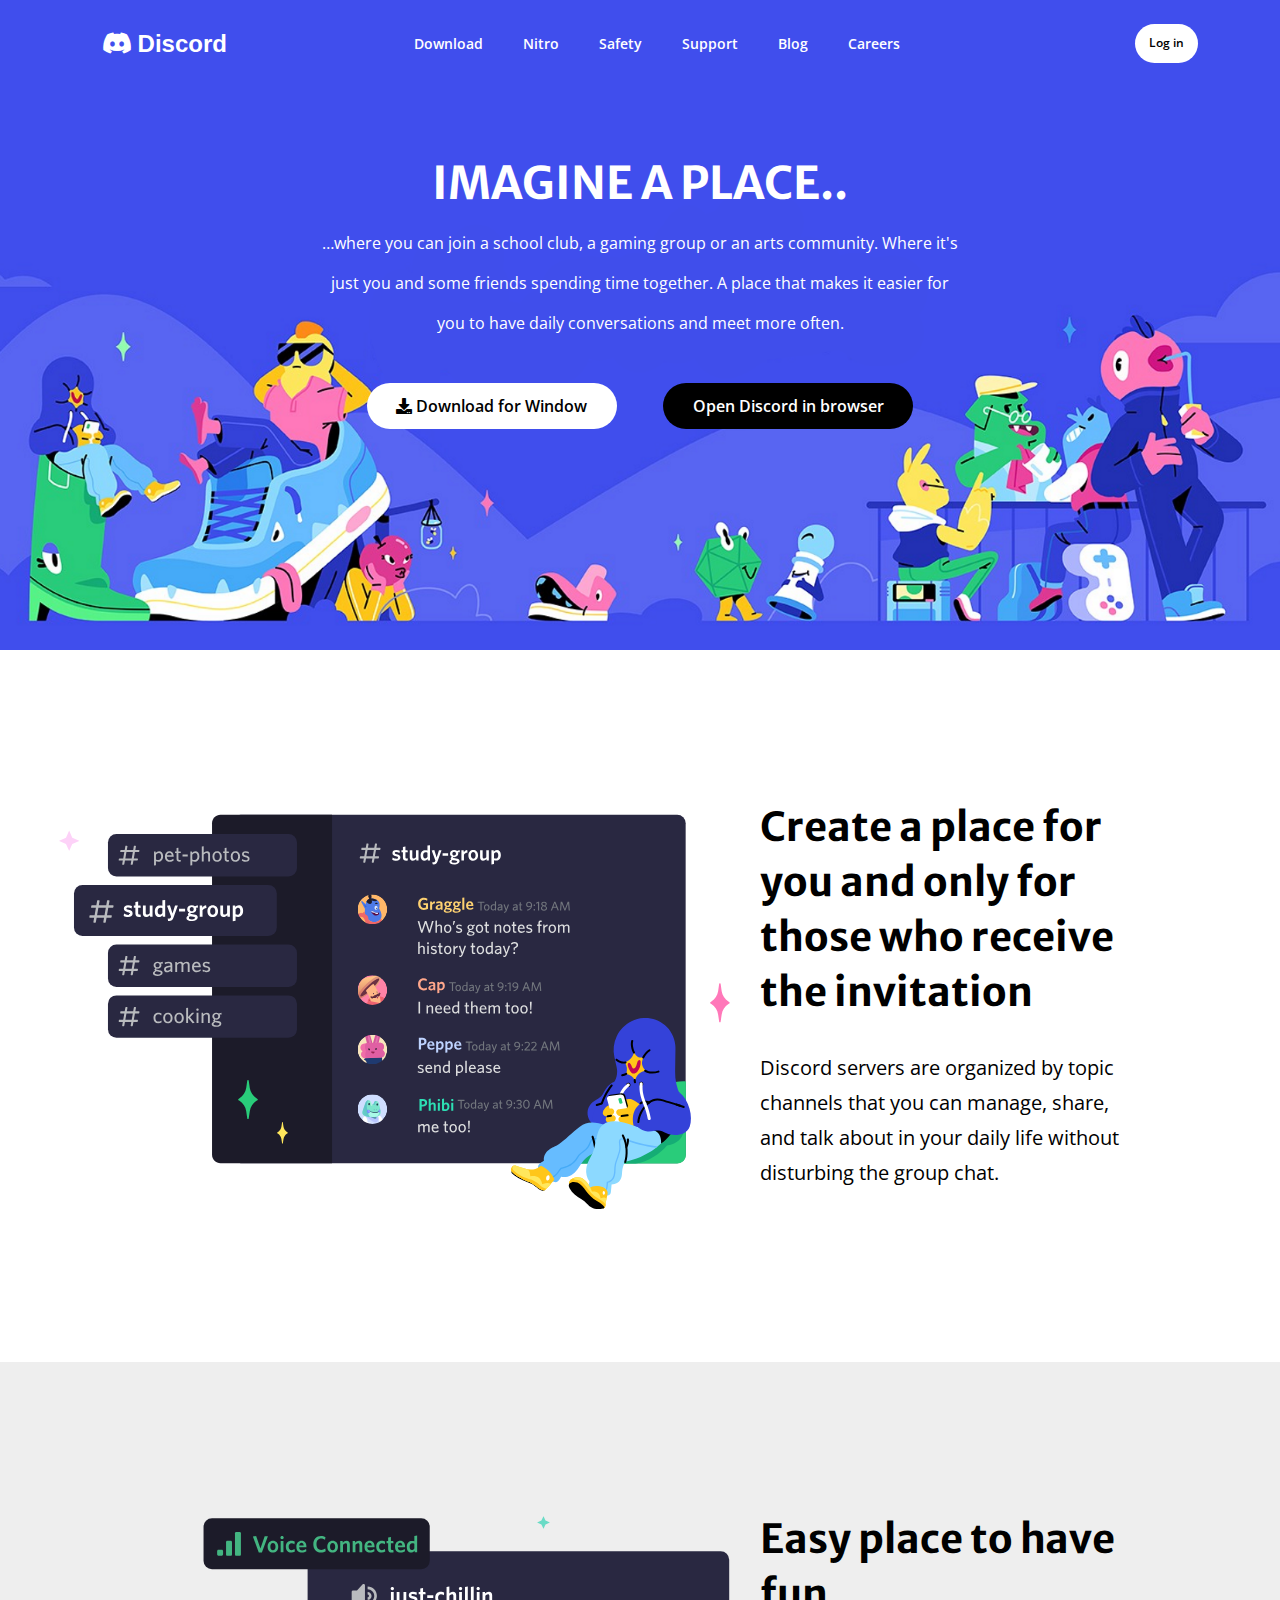
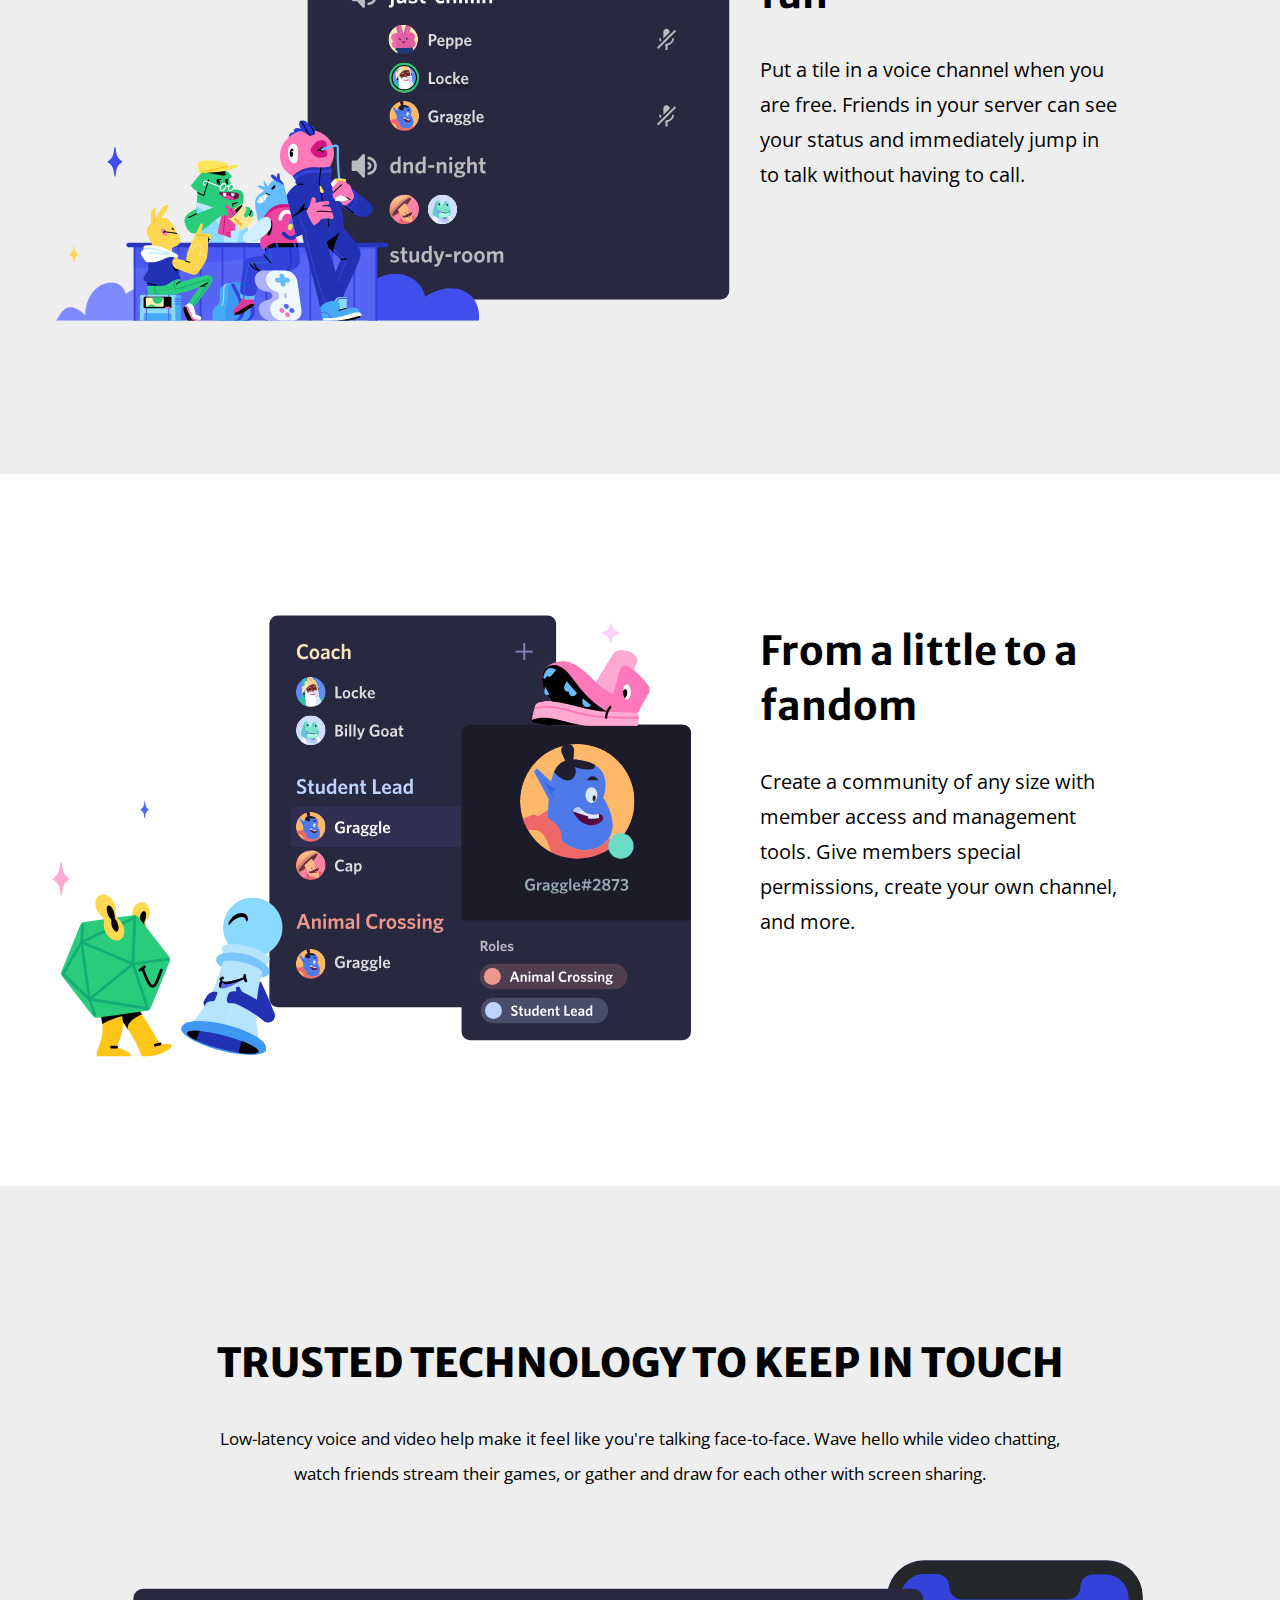
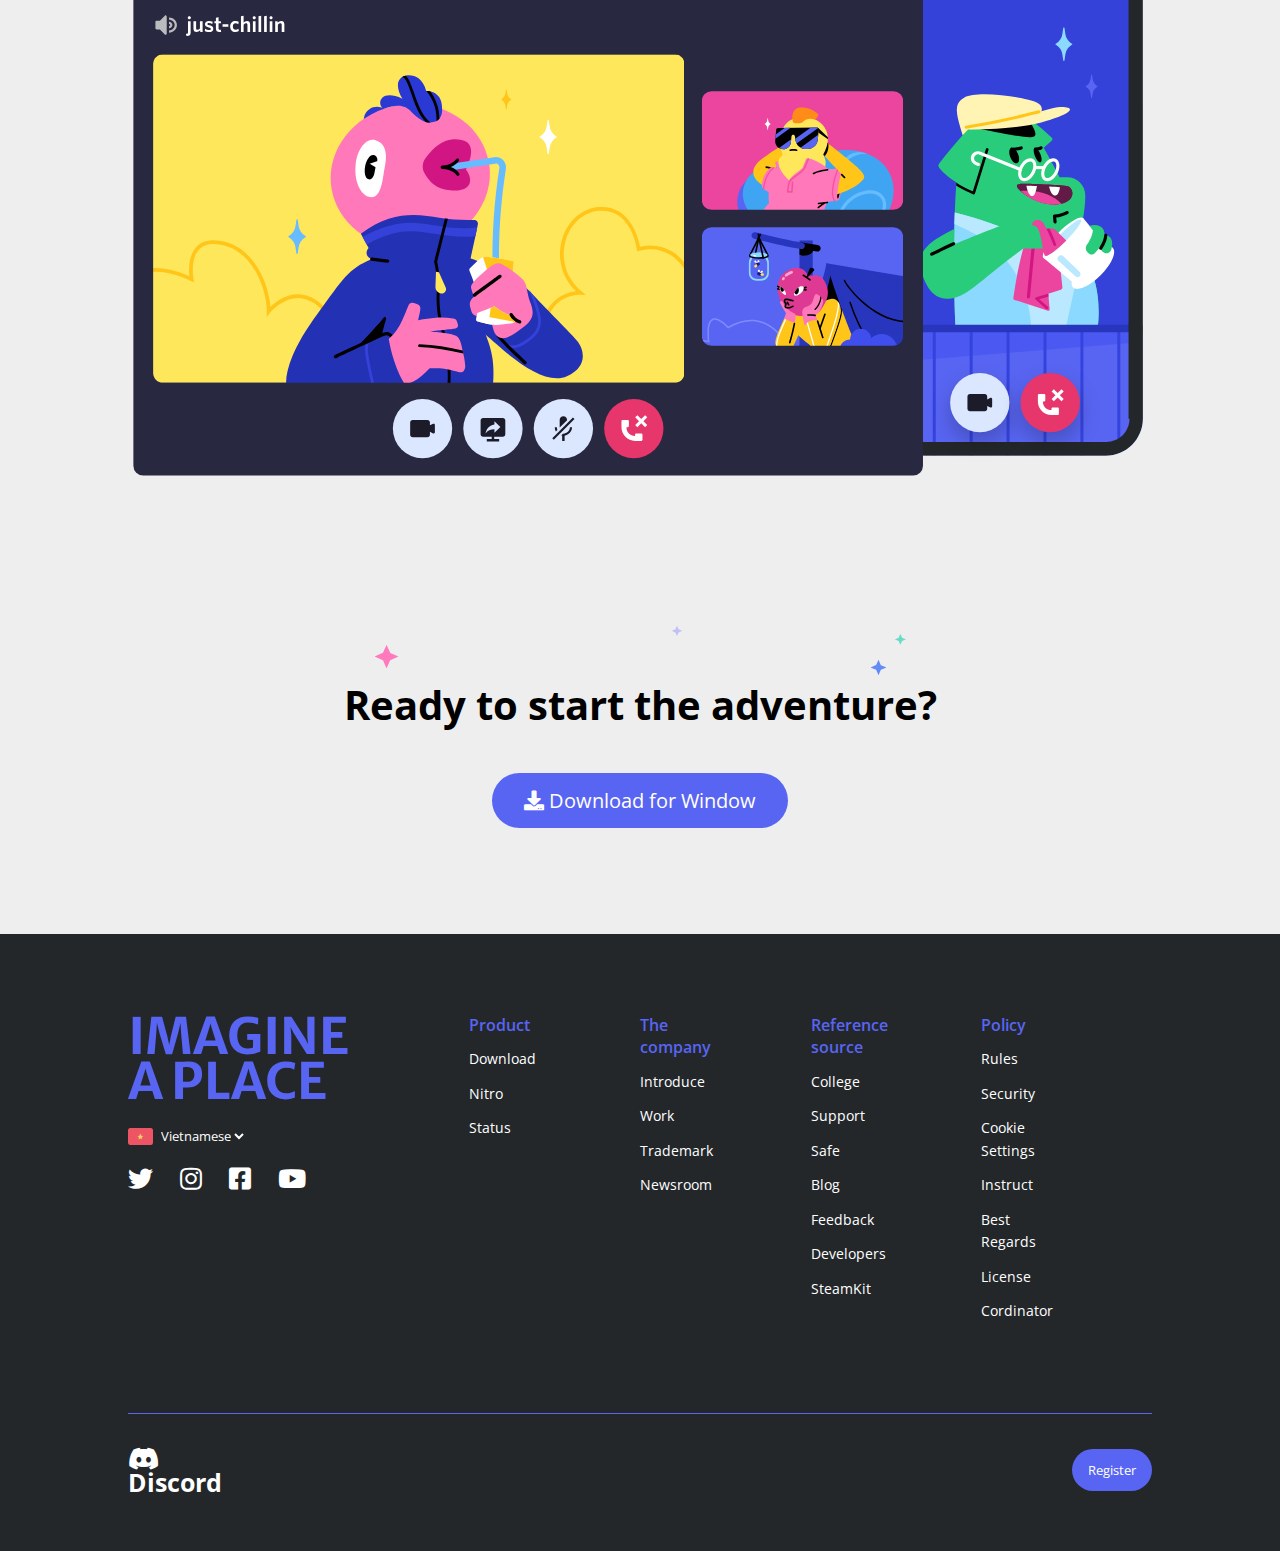
<file: index.html>
<!DOCTYPE html>
<html lang="en">
<head>
    <meta charset="UTF-8">
    <meta http-equiv="X-UA-Compatible" content="IE=edge">
    <meta name="viewport" content="width=device-width, initial-scale=1.0">
    <title>Discord </title>
    <link rel="stylesheet" href="./assets/CSS/main.css">
    <link rel="stylesheet" href="./assets/fonts/fontawesome-free-5.15.4-web/css/all.css">
    <style>
        @import url('https://fonts.googleapis.com/css2?family=Merriweather+Sans:wght@500&family=Open+Sans:wght@500&display=swap');
    </style>
</head>
<body>
    <header class="header">
        <div class="logo">
            <a href="index.html">
                <i class="fab fa-discord"></i>
                <span>Discord</span>
            </a>
        </div>
        <ul class="linkList">
            <li class="homePage link"><a href="index.html">Home Page</li></a>
            <li class="download link"><a href="./html/download.html">Download</li></a>
            <li class="nitro link"><a href="./html/nitro.html">Nitro</li></a>
            <li class="safely link"><a href="./html/safety.html">Safety</li></a>
            <li class="support link"><a href="./html/support.html">Support</li></a>
            <li class="blog link"><a href="./html/blog.html">Blog</li></a>
            <li class="careers link"><a href="./html/jobs.html">Careers</li></a>
        </ul>
        <div class="mobileBtnContainer">
            <a href="" class="log-btn">Log in</a>
            <i class="fas fa-bars" id="menuBtn"></i>
        </div>
        <div class="backdrop">
            <div class="navMobileContainer">
                <button id="closeNavMobile">
                    <i class="fas fa-times"></i>
                </button>
                <div class="navMobileContainer">
                    <div class="logo">
                        <a href="">
                            <i class="fab fa-discord"></i>
                            <span>Discord</span>
                        </a>
                    </div>
                    <ul class="linkList">
                        <li class="homePage link active"><a href="index.html">Home Page</li></a>
                        <li class="download link"><a href="./html/download.html">Download</li></a>
                        <li class="nitro link"><a href="./html/nitro.html">Nitro</li></a>
                        <li class="safely link"><a href="./html/safety.html">Safety</li></a>
                        <li class="support link"><a href="./html/support.html">Support</li></a>
                        <li class="blog link"><a href="./html/blog.html">Blog</li></a>
                        <li class="careers link"><a href="./html/jobs.html">Careers</li></a>
                    </ul>
                    <div class="btnContainer">
                        <a href="" class="download">
                            <i class="fas fa-download"></i>
                            Download for Window</a>
                    </div>
                </div>
            </div>
        </div>
    </header>
    
    <div class="main-container">
        <div class="container container-1">
            <img src="./assets/imgs/background.png"alt="">
            <div class="description">
                <h2>imagine a place..</h2>
                <div class="text">…where you can join a school club, a gaming group or an arts community.
                    Where it's just you and some friends spending time together.
                    A place that makes it easier for you to have daily conversations and meet more often.
                </div>
                <div class="btnContainer">
                    <a href="" class="download">
                        <i class="fas fa-download"></i>
                        Download for Window
                    </a>
                    <button id="openBtn">
                        Open Discord in browser
                    </button>
                </div>
                <div class="formContainer">
                    <form action="">
                        <input type="text" placeholder="Enter username">
                        <button>
                            <i class="fas fa-arrow-right"></i>
                        </button>
                    </form>
                    <div class="termsContainer">
                        By clicking the subscribe button, you agree to Discord's
                        <a href="">Terms of Service</a> and
                        <a href="">Privacy Policy</a> .
                    </div>
                </div>
            </div>
        </div>

        <div class="container container-2">
            <img src="./assets/imgs/1.svg" alt="">
            <div class="text">
                <h2 class="title">Create a place for you and only for those who receive the invitation</h2>
                <div class="description">Discord servers are organized by topic channels that you can manage, share,
                     and talk about in your daily life without disturbing the group chat.</div>
            </div>
        </div>

        <div class="container container-3">
            <img src="./assets/imgs/2.svg" alt="">
            <div class="text">
                <h2 class="title">Easy place to have fun</h2>
                <div class="description">Put a tile in a voice channel when you are free. Friends in your server
                    can see your status and immediately jump in to talk without having to call.
                </div>
            </div>
            
        </div>

        <div class="container container-4">
            <img src="./assets/imgs/3.svg" alt="">
            <div class="text">
                <h2 class="title">From a little to a fandom</h2>
                <div class="description">Create a community of any size with member access and management tools.
                    Give members special permissions, create your own channel, and more.
                </div>
            </div>   
        </div>
        <div class="container container-5">
            <img src="./assets/imgs/4.svg" alt="">
            <div class="text">
                <h2 class="title">TRUSTED TECHNOLOGY TO KEEP IN TOUCH</h2>
                <div class="description">Low-latency voice and video help make it feel like
                    you're talking face-to-face. Wave hello while video chatting, watch friends
                    stream their games, or gather and draw for each other with screen sharing.
                </div>
            </div>   
        </div>
    </div>

    <div class="subfooter">
        <img src="./assets/imgs/sparkles.svg" alt="">
        <h2 class="title">Ready to start the adventure?</h2>
        <a href="" class="download">
            <i class="fas fa-download"></i>
            Download for Window
        </a>
    </div>

    <footer class="footer">
        <div class="row1">
            <div class="infoBox">
                <h2 class="title">imagine a place</h2>
                <div id="country-list">
                    <img src="./assets/imgs/flagVN.png" alt="" class="flag">
                    <select name="country" id="country">
                        <option value="0">Vietnamese</option>
                        <option value="1">English,USA</option>
                        <option value="2">French</option>
                        <option value="3">Japanses</option>
                        <option value="4">Russian</option>
                    </select>
                </div>
                <div class="link-list">
                    <a href="">
                        <i class="fab fa-twitter"></i>
                    </a>
                    <a href="">
                        <i class="fab fa-instagram"></i>
                    </a>
                    <a href="">
                        <i class="fab fa-facebook-square"></i>
                    </a>
                    <a href="">
                        <i class="fab fa-youtube"></i>
                    </a>
                </div>
            </div>
            <div class="section section1">
                <div class="title">Product</div>
                <a href="">Download</a>
                <a href="">Nitro</a>
                <a href="">Status</a>
            </div>
            <div class="section section2">
                <div class="title">The company</div>
                <a href="">Introduce</a>
                <a href="">Work</a>
                <a href="">Trademark</a>
                <a href="">Newsroom</a>
            </div>
            <div class="section section3">
                <div class="title">Reference source</div>
                <a href="">College</a>
                <a href="">Support</a>
                <a href="">Safe</a>
                <a href="">Blog</a>
                <a href="">Feedback</a>
                <a href="">Developers</a>
                <a href="">SteamKit</a>
            </div>
            <div class="section section4">
                <div class="title">Policy</div>
                <a href="">Rules</a>
                <a href="">Security</a>
                <a href="">Cookie Settings</a>
                <a href="">Instruct</a>
                <a href="">Best Regards</a>
                <a href="">License</a>
                <a href="">Cordinator</a>
            </div>
        </div>
        <div class="row2">
            <div class="logo">
                <a href="">
                    <i class="fab fa-discord"></i>
                    <span>Discord</span>
                </a>
            </div>
            <a class="register" href="">Register</a>
        </div>
    </footer>
    
    <script src="./JS/main.js"></script>
</body>
</html>
</file>
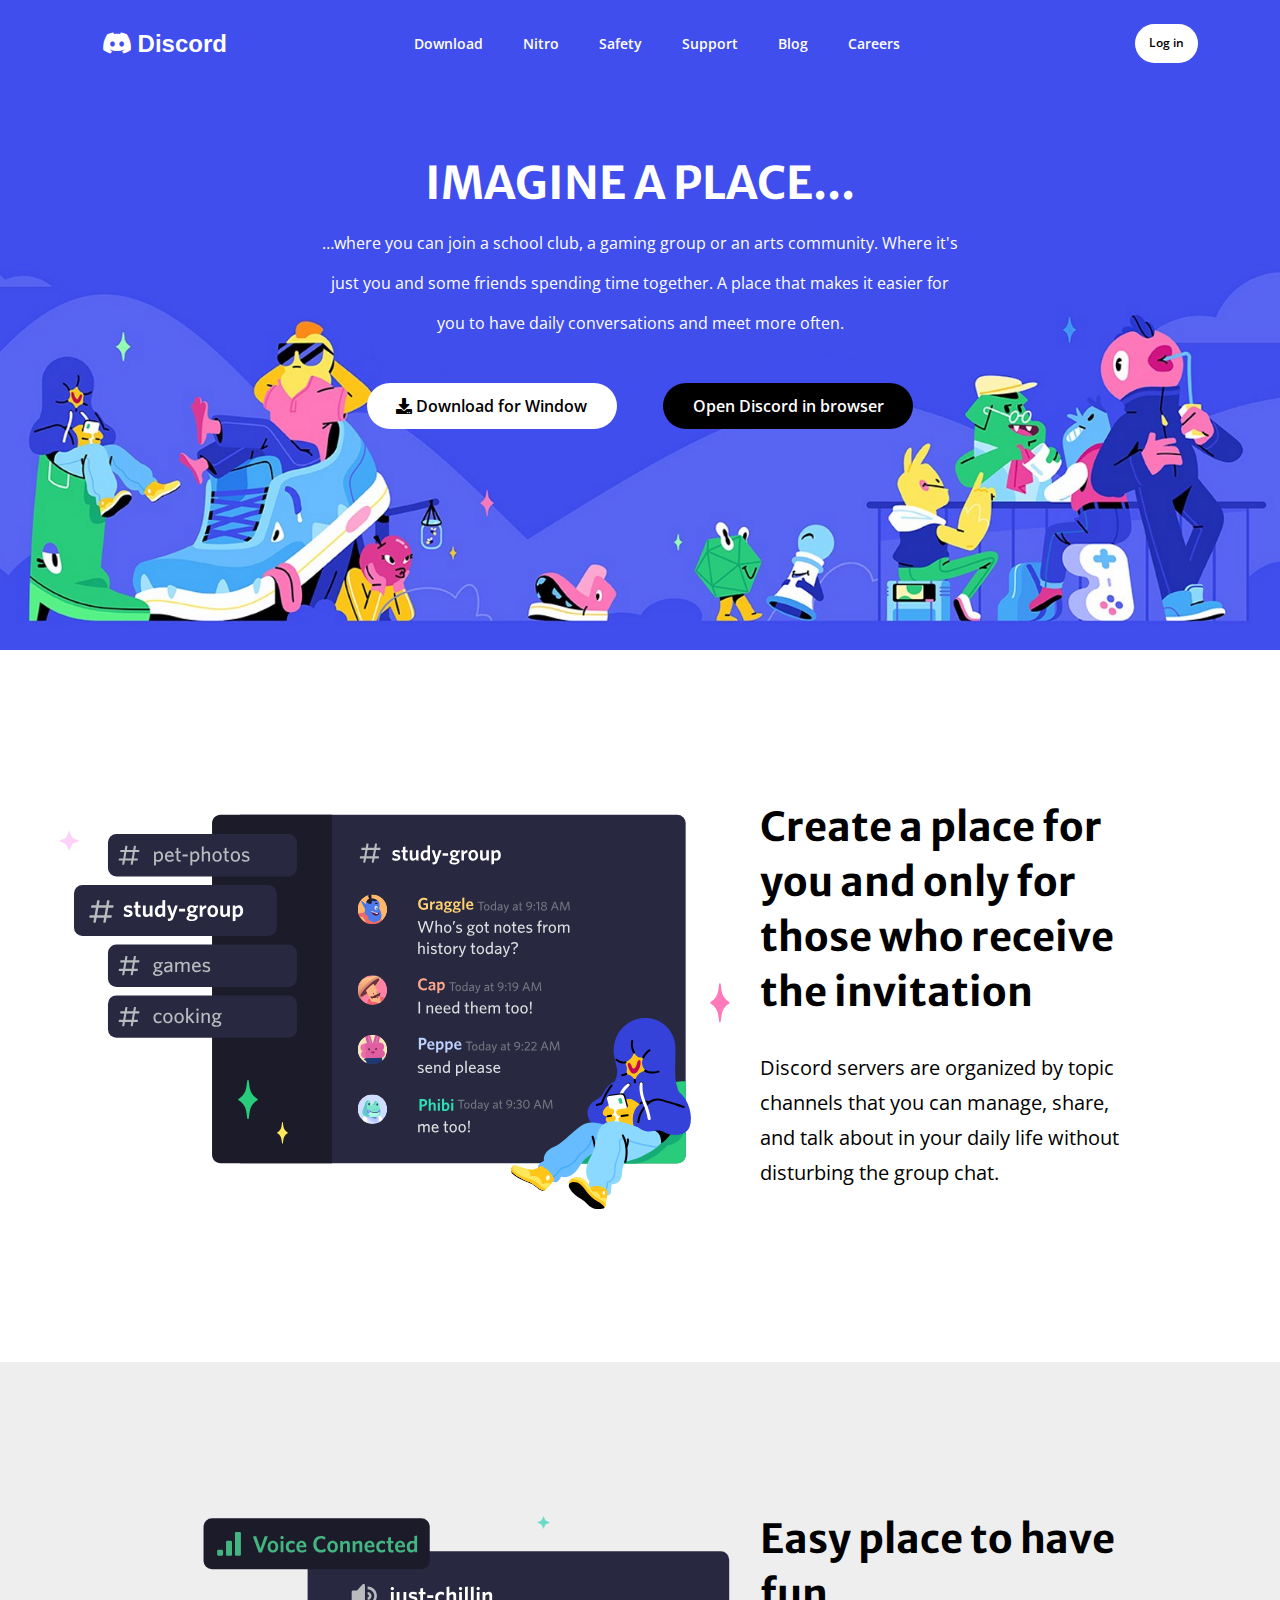
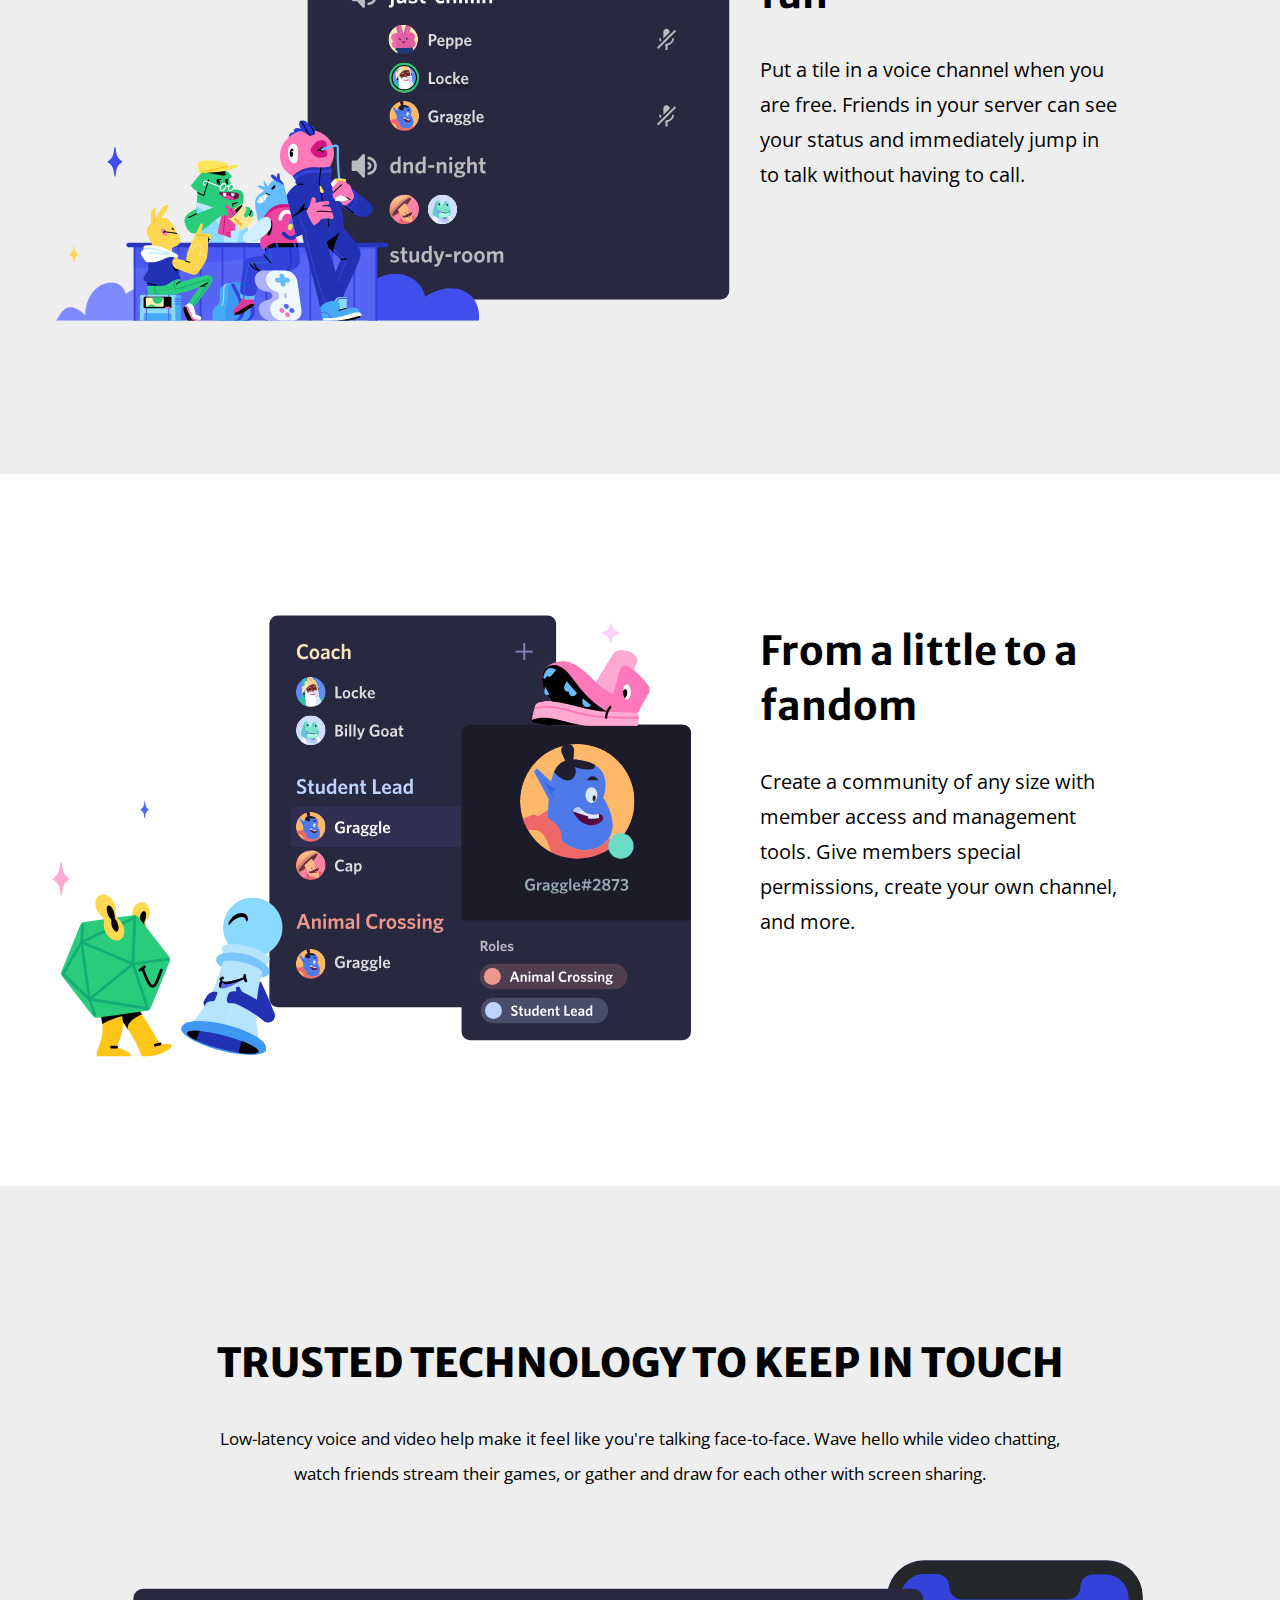
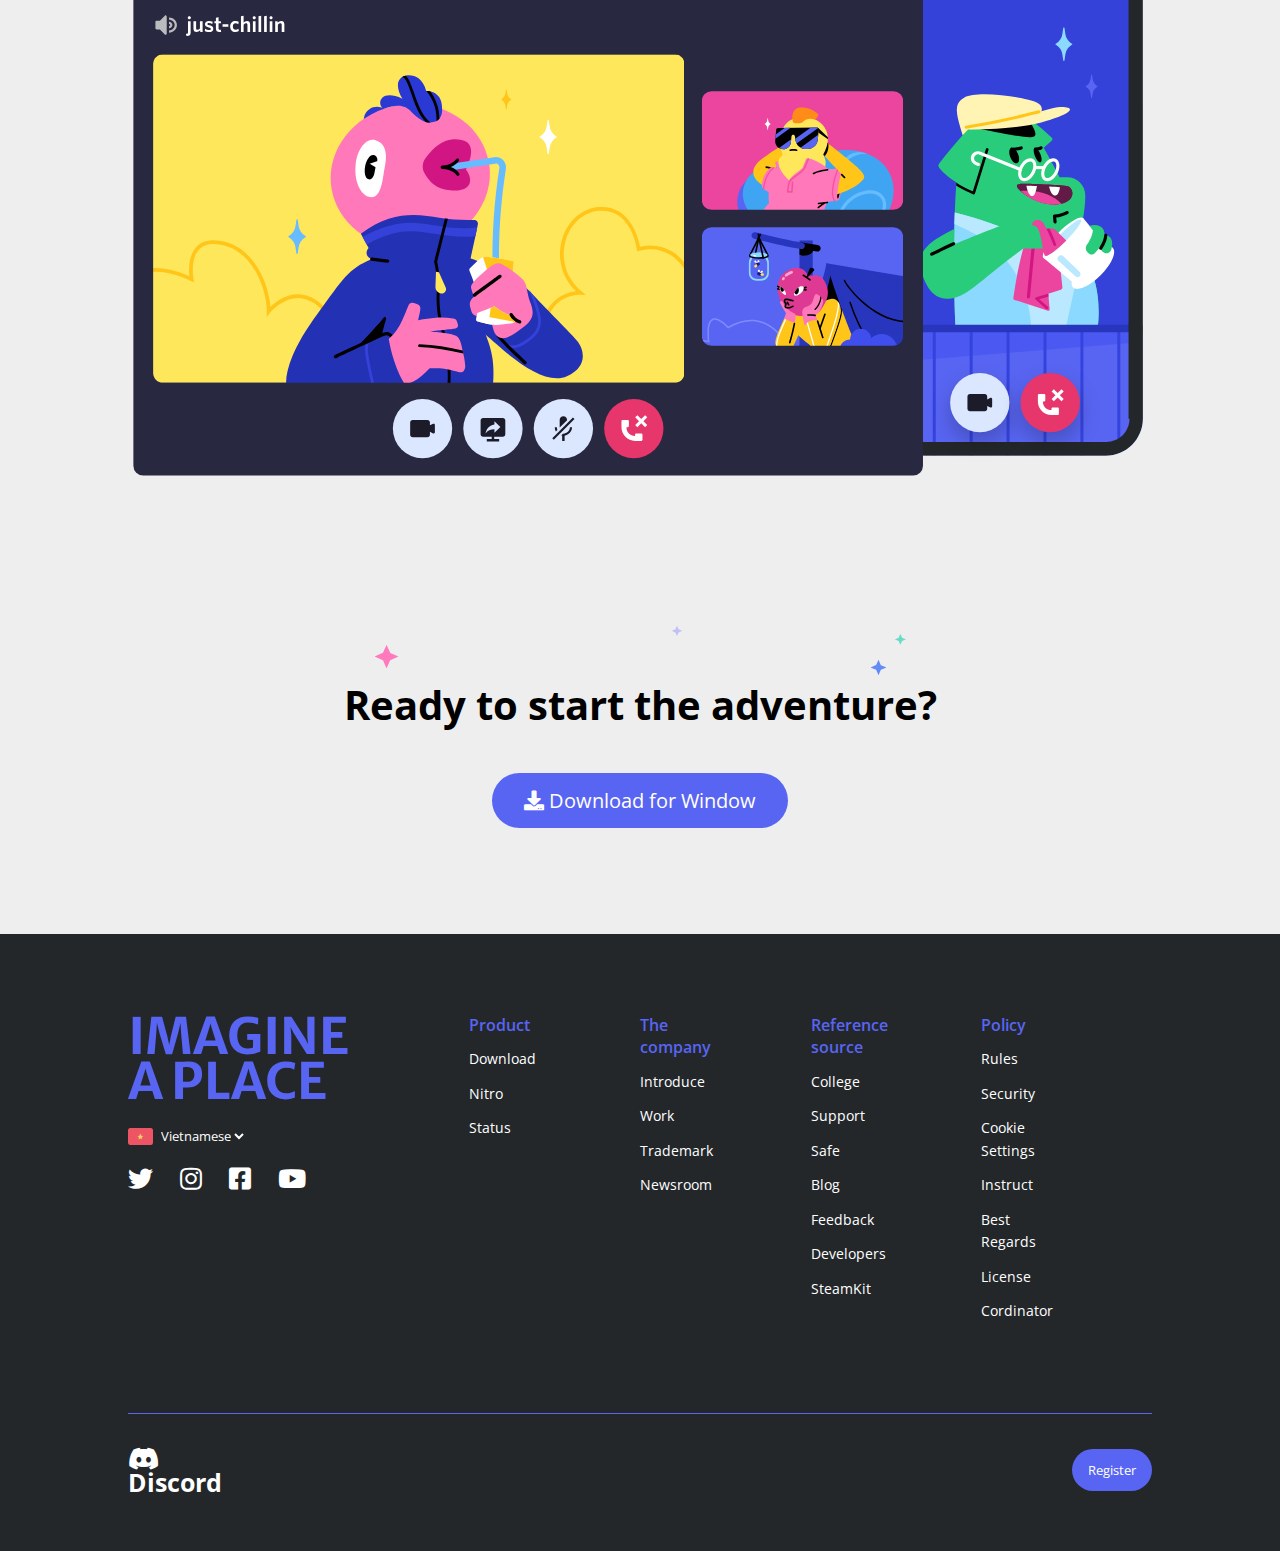
<file: html/index.html>
<!DOCTYPE html>
<html lang="en">
<head>
    <meta charset="UTF-8">
    <meta http-equiv="X-UA-Compatible" content="IE=edge">
    <meta name="viewport" content="width=device-width, initial-scale=1.0">
    <title>Discord </title>
    <link rel="stylesheet" href="../assets/CSS/main.css">
    <link rel="stylesheet" href="../assets/fonts/fontawesome-free-5.15.4-web/css/all.css">
    <style>
        @import url('https://fonts.googleapis.com/css2?family=Merriweather+Sans:wght@500&family=Open+Sans:wght@500&display=swap');
    </style>
</head>
<body>
    <header class="header">
        <div class="logo">
            <a href="index.html">
                <i class="fab fa-discord"></i>
                <span>Discord</span>
            </a>
        </div>
        <ul class="linkList">
            <li class="homePage link"><a href="index.html">Home Page</li></a>
            <li class="download link"><a href="../html/download.html">Download</li></a>
            <li class="nitro link"><a href="../html/nitro.html">Nitro</li></a>
            <li class="safely link"><a href="../html/safety.html">Safety</li></a>
            <li class="support link"><a href="../html/support.html">Support</li></a>
            <li class="blog link"><a href="../html/blog.html">Blog</li></a>
            <li class="careers link"><a href="../html/jobs.html">Careers</li></a>
        </ul>
        <div class="mobileBtnContainer">
            <a href="" class="log-btn">Log in</a>
            <i class="fas fa-bars" id="menuBtn"></i>
        </div>
        <div class="backdrop">
            <div class="navMobileContainer">
                <button id="closeNavMobile">
                    <i class="fas fa-times"></i>
                </button>
                <div class="navMobileContainer">
                    <div class="logo">
                        <a href="">
                            <i class="fab fa-discord"></i>
                            <span>Discord</span>
                        </a>
                    </div>
                    <ul class="linkList">
                        <li class="homePage link active"><a href="index.html">Home Page</li></a>
                        <li class="download link"><a href="../html/download.html">Download</li></a>
                        <li class="nitro link"><a href="../html/nitro.html">Nitro</li></a>
                        <li class="safely link"><a href="../html/safety.html">Safety</li></a>
                        <li class="support link"><a href="../html/support.html">Support</li></a>
                        <li class="blog link"><a href="../html/blog.html">Blog</li></a>
                        <li class="careers link"><a href="../html/jobs.html">Careers</li></a>
                    </ul>
                    <div class="btnContainer">
                        <a href="" class="download">
                            <i class="fas fa-download"></i>
                            Download for Window</a>
                    </div>
                </div>
            </div>
        </div>
    </header>
    
    <div class="main-container">
        <div class="container container-1">
            <img src="../assets/imgs/background.png"alt="">
            <div class="description">
                <h2>imagine a place...</h2>
                <div class="text">…where you can join a school club, a gaming group or an arts community.
                    Where it's just you and some friends spending time together.
                    A place that makes it easier for you to have daily conversations and meet more often.
                </div>
                <div class="btnContainer">
                    <a href="" class="download">
                        <i class="fas fa-download"></i>
                        Download for Window
                    </a>
                    <button id="openBtn">
                        Open Discord in browser
                    </button>
                </div>
                <div class="formContainer">
                    <form action="">
                        <input type="text" placeholder="Enter username">
                        <button>
                            <i class="fas fa-arrow-right"></i>
                        </button>
                    </form>
                    <div class="termsContainer">
                        By clicking the subscribe button, you agree to Discord's
                        <a href="">Terms of Service</a> and
                        <a href="">Privacy Policy</a> .
                    </div>
                </div>
            </div>
        </div>

        <div class="container container-2">
            <img src="../assets/imgs/1.svg" alt="">
            <div class="text">
                <h2 class="title">Create a place for you and only for those who receive the invitation</h2>
                <div class="description">Discord servers are organized by topic channels that you can manage, share,
                     and talk about in your daily life without disturbing the group chat.</div>
            </div>
        </div>

        <div class="container container-3">
            <img src="../assets/imgs/2.svg" alt="">
            <div class="text">
                <h2 class="title">Easy place to have fun</h2>
                <div class="description">Put a tile in a voice channel when you are free. Friends in your server
                    can see your status and immediately jump in to talk without having to call.
                </div>
            </div>
            
        </div>

        <div class="container container-4">
            <img src="../assets/imgs/3.svg" alt="">
            <div class="text">
                <h2 class="title">From a little to a fandom</h2>
                <div class="description">Create a community of any size with member access and management tools.
                    Give members special permissions, create your own channel, and more.
                </div>
            </div>   
        </div>
        <div class="container container-5">
            <img src="../assets/imgs/4.svg" alt="">
            <div class="text">
                <h2 class="title">TRUSTED TECHNOLOGY TO KEEP IN TOUCH</h2>
                <div class="description">Low-latency voice and video help make it feel like
                    you're talking face-to-face. Wave hello while video chatting, watch friends
                    stream their games, or gather and draw for each other with screen sharing.
                </div>
            </div>   
        </div>
    </div>

    <div class="subfooter">
        <img src="../assets/imgs/sparkles.svg" alt="">
        <h2 class="title">Ready to start the adventure?</h2>
        <a href="" class="download">
            <i class="fas fa-download"></i>
            Download for Window
        </a>
    </div>

    <footer class="footer">
        <div class="row1">
            <div class="infoBox">
                <h2 class="title">imagine a place</h2>
                <div id="country-list">
                    <img src="../assets/imgs/flagVN.png" alt="" class="flag">
                    <select name="country" id="country">
                        <option value="0">Vietnamese</option>
                        <option value="1">English,USA</option>
                        <option value="2">French</option>
                        <option value="3">Japanses</option>
                        <option value="4">Russian</option>
                    </select>
                </div>
                <div class="link-list">
                    <a href="">
                        <i class="fab fa-twitter"></i>
                    </a>
                    <a href="">
                        <i class="fab fa-instagram"></i>
                    </a>
                    <a href="">
                        <i class="fab fa-facebook-square"></i>
                    </a>
                    <a href="">
                        <i class="fab fa-youtube"></i>
                    </a>
                </div>
            </div>
            <div class="section section1">
                <div class="title">Product</div>
                <a href="">Download</a>
                <a href="">Nitro</a>
                <a href="">Status</a>
            </div>
            <div class="section section2">
                <div class="title">The company</div>
                <a href="">Introduce</a>
                <a href="">Work</a>
                <a href="">Trademark</a>
                <a href="">Newsroom</a>
            </div>
            <div class="section section3">
                <div class="title">Reference source</div>
                <a href="">College</a>
                <a href="">Support</a>
                <a href="">Safe</a>
                <a href="">Blog</a>
                <a href="">Feedback</a>
                <a href="">Developers</a>
                <a href="">SteamKit</a>
            </div>
            <div class="section section4">
                <div class="title">Policy</div>
                <a href="">Rules</a>
                <a href="">Security</a>
                <a href="">Cookie Settings</a>
                <a href="">Instruct</a>
                <a href="">Best Regards</a>
                <a href="">License</a>
                <a href="">Cordinator</a>
            </div>
        </div>
        <div class="row2">
            <div class="logo">
                <a href="">
                    <i class="fab fa-discord"></i>
                    <span>Discord</span>
                </a>
            </div>
            <a class="register" href="">Register</a>
        </div>
    </footer>
    
    <script src="../JS/main.js"></script>
</body>
</html>
</file>
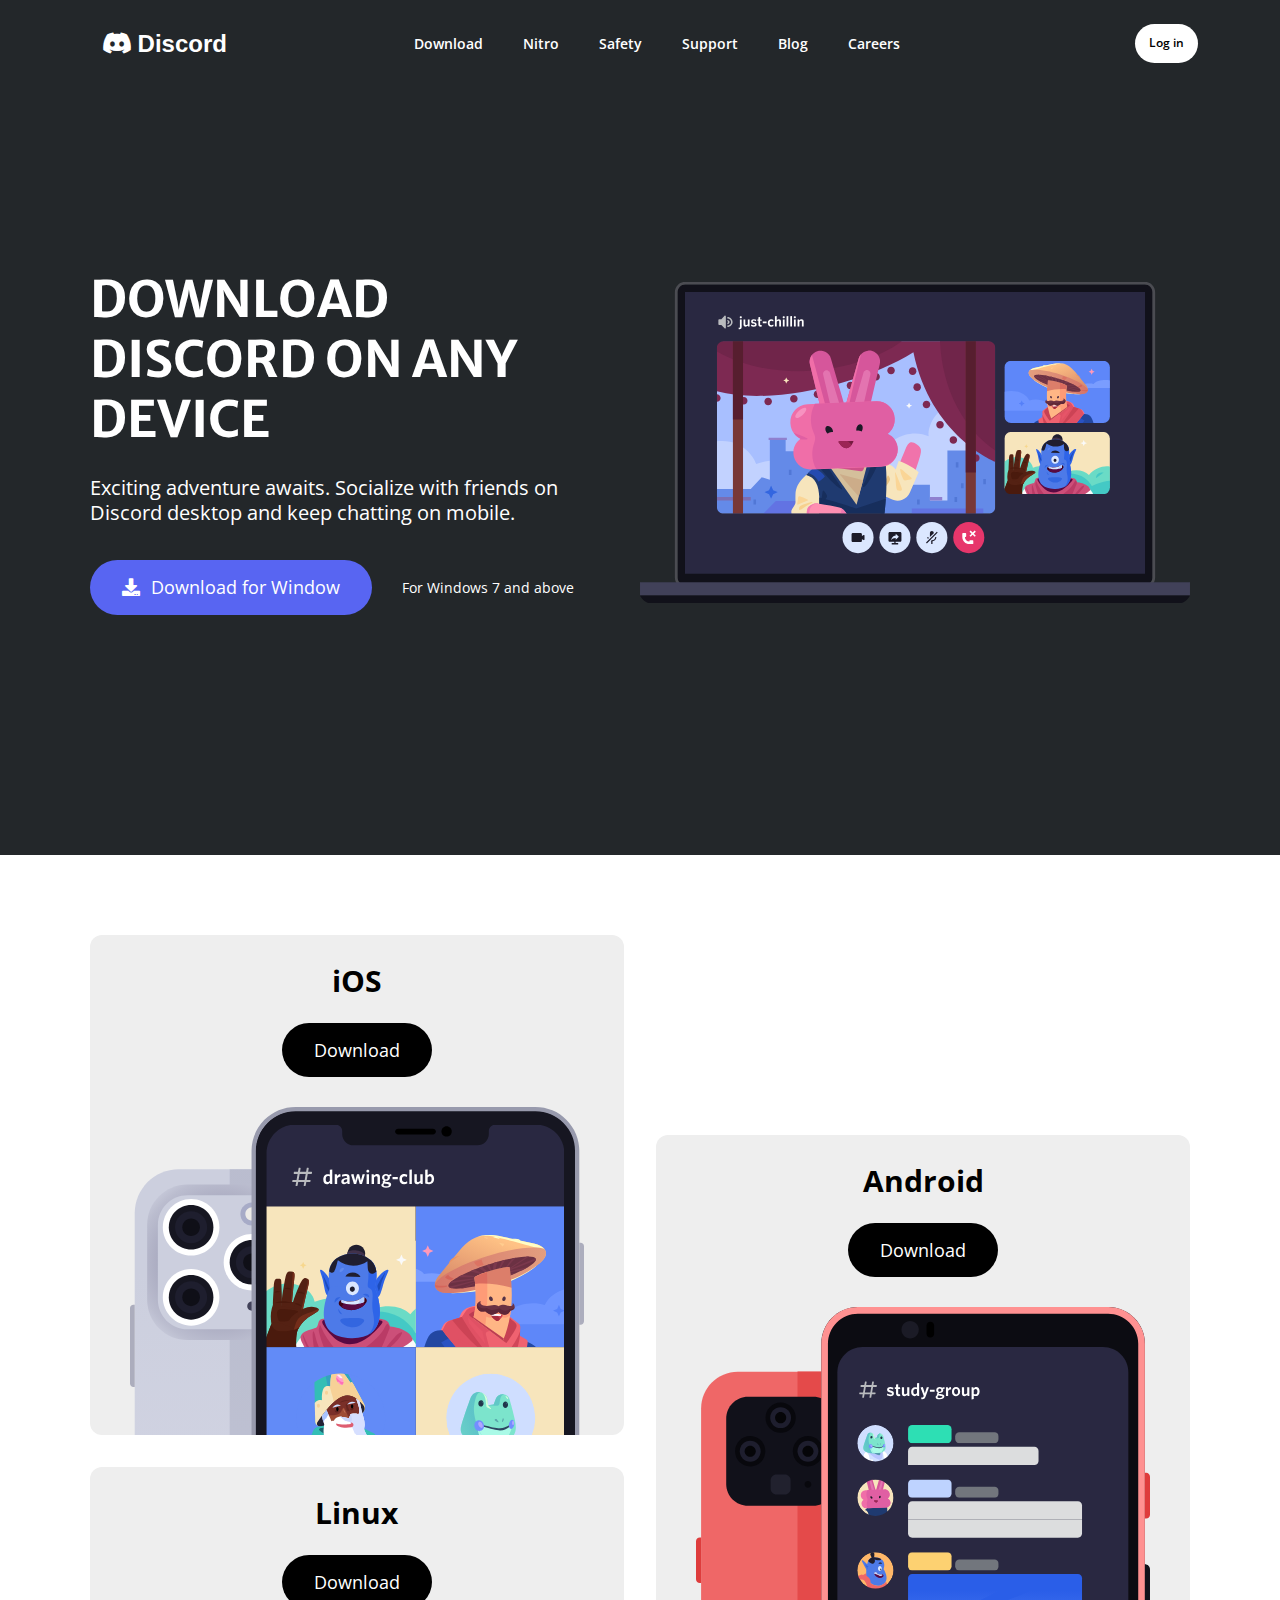
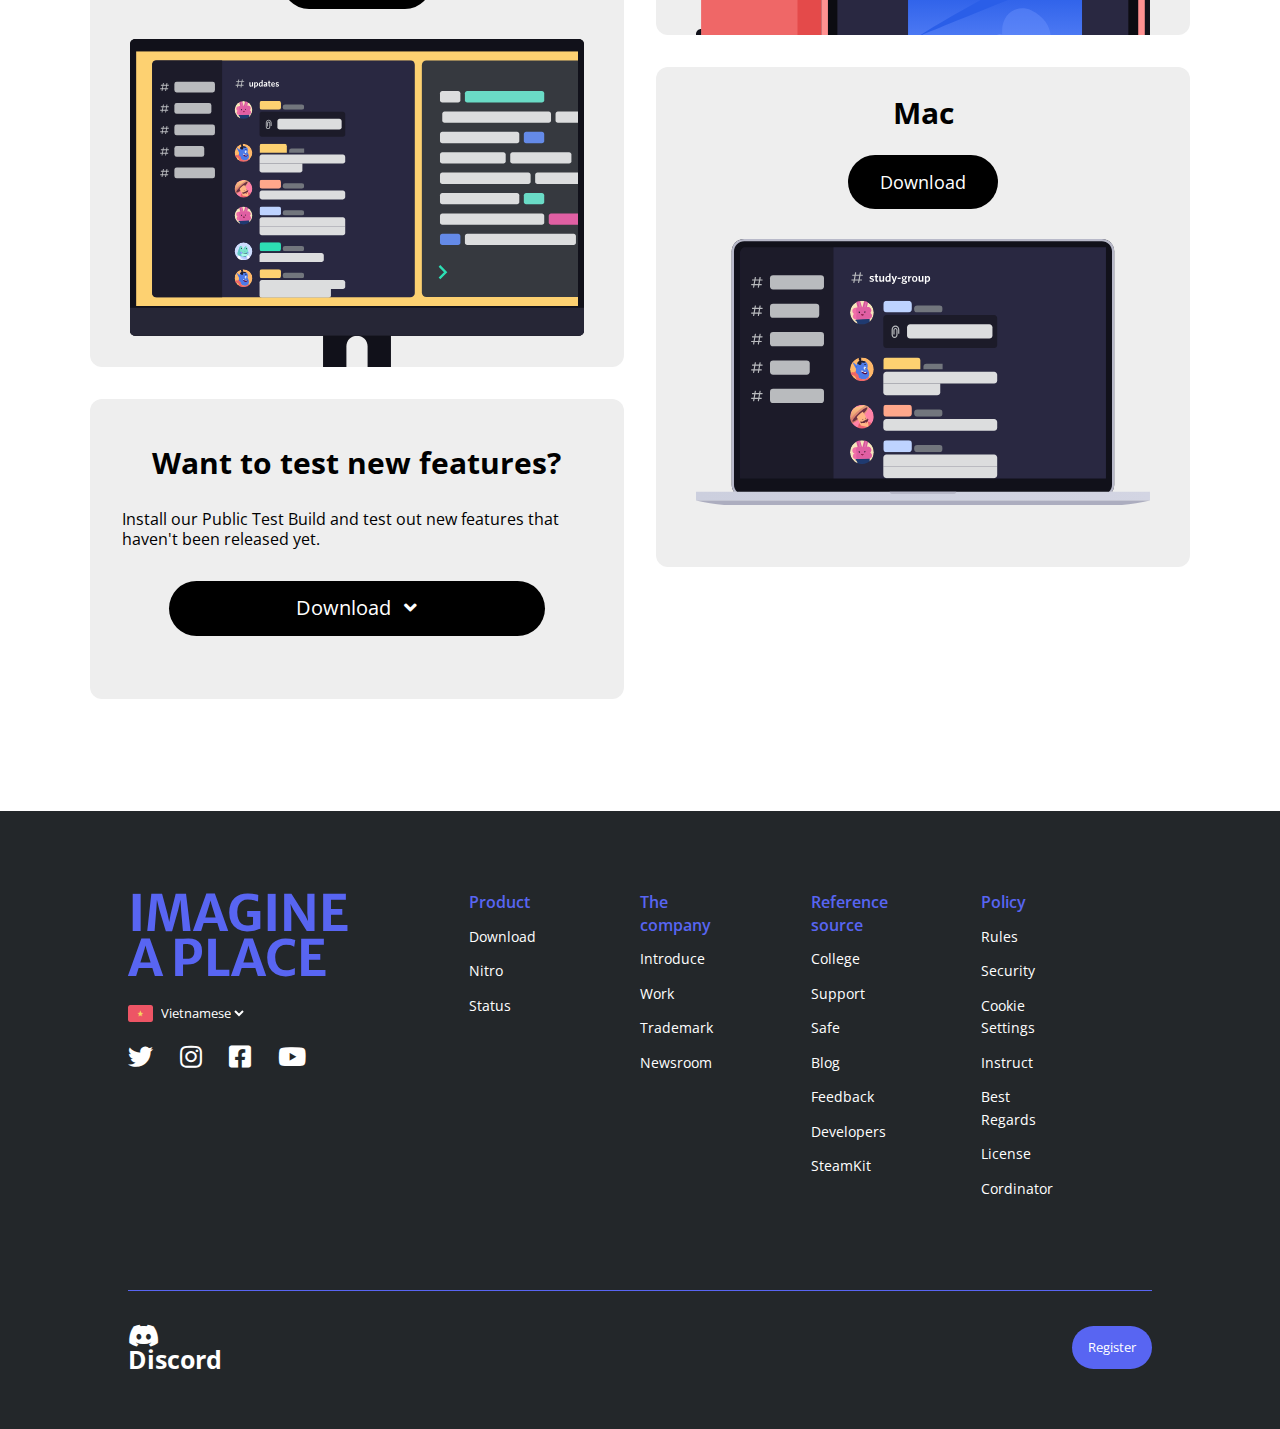
<file: html/download.html>
<!DOCTYPE html>
<html lang="en">
<head>
    <meta charset="UTF-8">
    <meta http-equiv="X-UA-Compatible" content="IE=edge">
    <meta name="viewport" content="width=device-width, initial-scale=1.0">
    <title>Download</title>
    <link rel="stylesheet" href="../assets/CSS/download.css">
    <link rel="stylesheet" href="../assets/fonts/fontawesome-free-5.15.4-web/css/all.css">
    <style>
        @import url('https://fonts.googleapis.com/css2?family=Merriweather+Sans:wght@500&family=Open+Sans:wght@500&display=swap');
    </style>
</head>
<body>
    <header class="header">
        <div class="logo">
            <a href="../index.html">
                <i class="fab fa-discord"></i>
                <span>Discord</span>
            </a>
        </div>
        <ul class="linkList">
            <li class="homePage link"><a href="../index.html">Home Page</li></a>
            <li class="download link"><a href="../html/download.html">Download</li></a>
            <li class="nitro link"><a href="../html/nitro.html">Nitro</li></a>
            <li class="safely link"><a href="../html/safety.html">Safety</li></a>
            <li class="support link"><a href="../html/support.html">Support</li></a>
            <li class="blog link"><a href="../html/blog.html">Blog</li></a>
            <li class="careers link"><a href="../html/jobs.html">Careers</li></a>
        </ul>
        <div class="mobileBtnContainer">
            <a href="" class="log-btn">Log in</a>
            <i class="fas fa-bars" id="menuBtn"></i>
        </div>
        <div class="backdrop">
            <div class="navMobileContainer">
                <button id="closeNavMobile">
                    <i class="fas fa-times"></i>
                </button>
                <div class="navMobileContainer">
                    <div class="logo">
                        <a href="">
                            <i class="fab fa-discord"></i>
                            <span>Discord</span>
                        </a>
                    </div>
                    <ul class="linkList">
                        <li class="homePage link"><a href="../index.html">Home Page</li></a>
                        <li class="download link active"><a href="../html/download.html">Download</li></a>
                        <li class="nitro link"><a href="../html/nitro.html">Nitro</li></a>
                        <li class="safely link"><a href="../html/safety.html">Safety</li></a>
                        <li class="support link"><a href="../html/support.html">Support</li></a>
                        <li class="blog link"><a href="../html/blog.html">Blog</li></a>
                        <li class="careers link"><a href="../html/jobs.html">Careers</li></a>
                    </ul>
                    <div class="btnContainer">
                        <a href="" class="download">
                            <i class="fas fa-download"></i>
                            Download for Window</a>
                    </div>
                </div>
            </div>
        </div>
    </header>
    <div class="main-container">
        <div class="container-1">
            <img src="../assets/imgs/download1.svg" alt="">
            <div class="description">
                <h2 class="title">DOWNLOAD DISCORD ON ANY DEVICE</h2>
                <div class="text">Exciting adventure awaits.
                    Socialize with friends on Discord desktop and keep chatting on mobile.
                </div>
                <div class="btnContainer">
                    <a href="" class="download">
                        <i class="fas fa-download"></i>
                        Download for Window
                    </a>
                    <span>For Windows 7 and above</span>
                </div>
            </div>
        </div>
        <div class="container-2">
            <div class="typeContainer typeContainer1">
                <h2 class="title">iOS</h2>
                <a href="" class="downloadBtn">Download</a>
                <img src="../assets/imgs/download2.svg" alt="">
            </div>
            <div class="typeContainer typeContainer2">
                <h2 class="title">Android</h2>
                <a href="" class="downloadBtn">Download</a>
                <img src="../assets/imgs/download3.svg" alt="">
            </div>
            <div class="typeContainer typeContainer3">
                <h2 class="title">Linux</h2>
                <a href="" class="downloadBtn">Download</a>
                <img src="../assets/imgs/download4.svg" alt="">
            </div>
            <div class="typeContainer typeContainer4">
                <h2 class="title">Mac</h2>
                <a href="" class="downloadBtn">Download</a>
                <img src="../assets/imgs/download5.svg" alt="">
            </div>
            <div class="typeContainer trialContainer">
                <h2 class="title">Want to test new features?</h2>
                <div class="description">Install our Public Test Build and test out
                    new features that haven't been released yet.</div>
                <a href="" class="downloadBtn">
                    Download
                    <i class="fas fa-angle-down"></i>
                </a>
            </div>
        </div>

    </div>
    <footer class="footer">
        <div class="row1">
            <div class="infoBox">
                <h2 class="title">imagine a place</h2>
                <div id="country-list">
                    <img src="../assets/imgs/flagVN.png" alt="" class="flag">
                    <select name="country" id="country">
                        <option value="0">Vietnamese</option>
                        <option value="1">English,USA</option>
                        <option value="2">French</option>
                        <option value="3">Japanses</option>
                        <option value="4">Russian</option>
                    </select>
                </div>
                <div class="link-list">
                    <a href="">
                        <i class="fab fa-twitter"></i>
                    </a>
                    <a href="">
                        <i class="fab fa-instagram"></i>
                    </a>
                    <a href="">
                        <i class="fab fa-facebook-square"></i>
                    </a>
                    <a href="">
                        <i class="fab fa-youtube"></i>
                    </a>
                </div>
            </div>
            <div class="section section1">
                <div class="title">Product</div>
                <a href="">Download</a>
                <a href="">Nitro</a>
                <a href="">Status</a>
            </div>
            <div class="section section2">
                <div class="title">The company</div>
                <a href="">Introduce</a>
                <a href="">Work</a>
                <a href="">Trademark</a>
                <a href="">Newsroom</a>
            </div>
            <div class="section section3">
                <div class="title">Reference source</div>
                <a href="">College</a>
                <a href="">Support</a>
                <a href="">Safe</a>
                <a href="">Blog</a>
                <a href="">Feedback</a>
                <a href="">Developers</a>
                <a href="">SteamKit</a>
            </div>
            <div class="section section4">
                <div class="title">Policy</div>
                <a href="">Rules</a>
                <a href="">Security</a>
                <a href="">Cookie Settings</a>
                <a href="">Instruct</a>
                <a href="">Best Regards</a>
                <a href="">License</a>
                <a href="">Cordinator</a>
            </div>
        </div>
        <div class="row2">
            <div class="logo">
                <a href="">
                    <i class="fab fa-discord"></i>
                    <span>Discord</span>
                </a>
            </div>
            <a class="register" href="">Register</a>
        </div>
    </footer>
    <script src="../JS/main.js"></script>
</body>
</html>
</file>
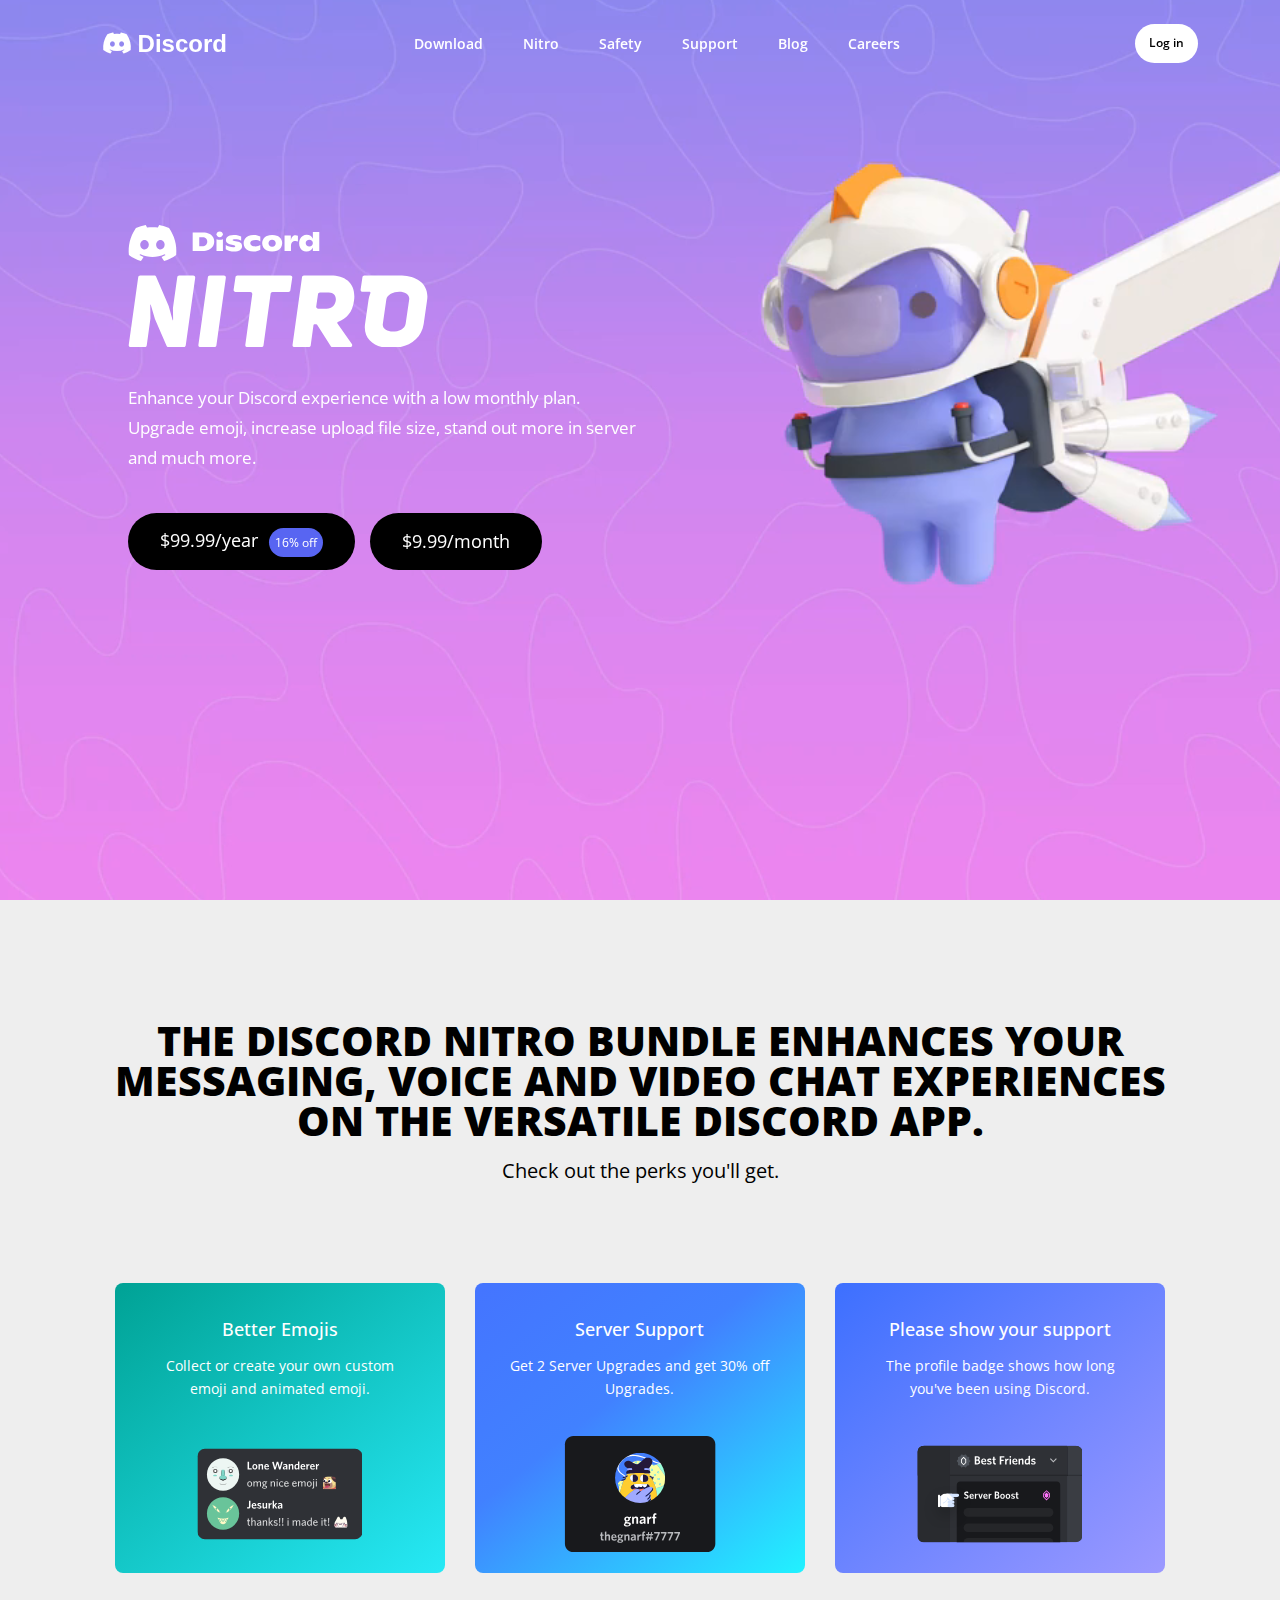
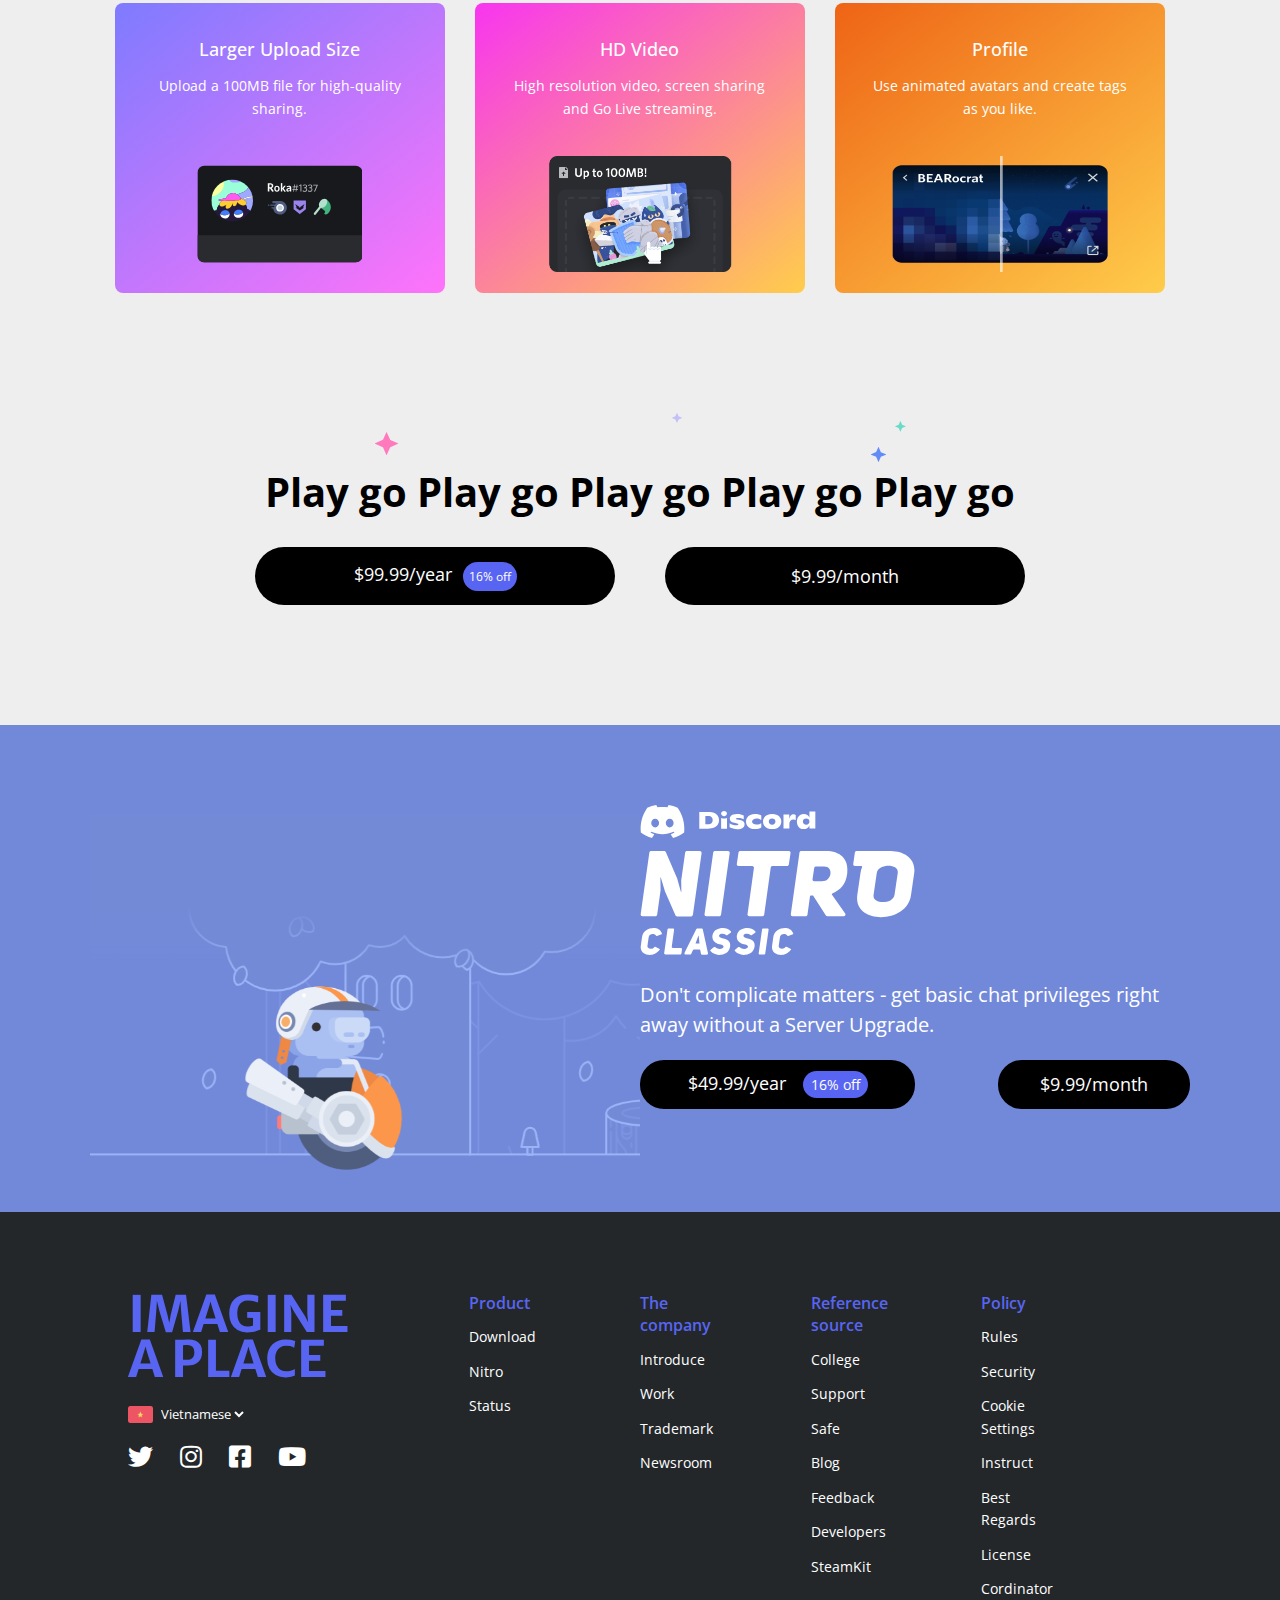
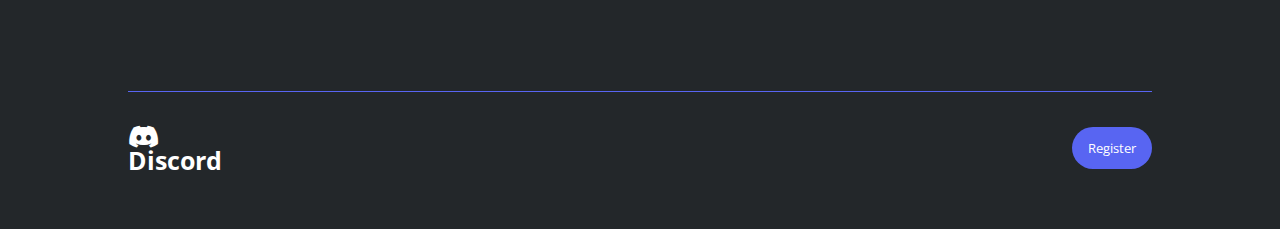
<file: html/nitro.html>
<!DOCTYPE html>
<html lang="en">
<head>
    <meta charset="UTF-8">
    <meta http-equiv="X-UA-Compatible" content="IE=edge">
    <meta name="viewport" content="width=device-width, initial-scale=1.0">
    <title>Nitro</title>
    <link rel="stylesheet" href="../assets/CSS/nitro.css">
    <link rel="stylesheet" href="../assets/fonts/fontawesome-free-5.15.4-web/css/all.css">
    <style>
        @import url('https://fonts.googleapis.com/css2?family=Merriweather+Sans:wght@500&family=Open+Sans:wght@500&display=swap');
    </style>
</head>
<body>
    <header class="header">
        <div class="logo">
            <a href="../index.html">
                <i class="fab fa-discord"></i>
                <span>Discord</span>
            </a>
        </div>
        <ul class="linkList">
            <li class="homePage link"><a href="../index.html">Home Page</li></a>
            <li class="download link"><a href="../html/download.html">Download</li></a>
            <li class="nitro link"><a href="../html/nitro.html">Nitro</li></a>
            <li class="safely link"><a href="../html/safety.html">Safety</li></a>
            <li class="support link"><a href="../html/support.html">Support</li></a>
            <li class="blog link"><a href="../html/blog.html">Blog</li></a>
            <li class="careers link"><a href="../html/jobs.html">Careers</li></a>
        </ul>
        <div class="mobileBtnContainer">
            <a href="" class="log-btn">Log in</a>
            <i class="fas fa-bars" id="menuBtn"></i>
        </div>
        <div class="backdrop">
            <div class="navMobileContainer">
                <button id="closeNavMobile">
                    <i class="fas fa-times"></i>
                </button>
                <div class="navMobileContainer">
                    <div class="logo">
                        <a href="">
                            <i class="fab fa-discord"></i>
                            <span>Discord</span>
                        </a>
                    </div>
                    <ul class="linkList">
                        <li class="homePage link"><a href="../index.html">Home Page</li></a>
                        <li class="download link"><a href="../html/download.html">Download</li></a>
                        <li class="nitro link active"><a href="../html/nitro.html">Nitro</li></a>
                        <li class="safely link"><a href="../html/safety.html">Safety</li></a>
                        <li class="support link"><a href="../html/support.html">Support</li></a>
                        <li class="blog link"><a href="../html/blog.html">Blog</li></a>
                        <li class="careers link"><a href="../html/jobs.html">Careers</li></a>
                    </ul>
                    <div class="btnContainer">
                        <a href="" class="download">
                            <i class="fas fa-download"></i>
                            Download for Window</a>
                    </div>
                </div>
            </div>
        </div>
    </header>
    <div class="main-container">
        <div class="container-1">
                <div class="videoBg">
                    <video loop autoplay>
                        <source src="../assets/videos/nitro.mp4" type="video/mp4">
                        <source src="../assets/videos/webm.webm" type="video/webm">
                    </video>
                </div>
            <div class="description">
                <img src="../assets/imgs/wumbus.png" alt="">
                <div class="logo">
                    <img src="../assets/imgs/nitroLogo.svg" alt="">
                </div>
                <div class="text">Enhance your Discord experience with a low monthly plan.
                    Upgrade emoji, increase upload file size, stand out more in server and much more.
                </div>
                <div class="btnContainer">
                    <button id="nitroYear">
                        $99.99/year
                        <span>16% off</span>
                    </button>
                    <button id="nitroMonth">
                        $9.99/month
                    </button>
                </div>
                <div class="formContainer">
                    <form action="">
                        <input type="text" placeholder="Enter username">
                        <button>
                            <i class="fas fa-arrow-right"></i>
                        </button>
                    </form>
                    <div class="termsContainer">
                        By clicking the subscribe button, you agree to Discord's
                        <a href="">Terms of Service</a> and
                        <a href="">Privacy Policy</a> .
                    </div>
                </div>
            </div>
        </div>
        <div class="container-2">
            <h2 class="title">
                THE DISCORD NITRO BUNDLE ENHANCES YOUR MESSAGING,
                VOICE AND VIDEO CHAT EXPERIENCES ON THE VERSATILE DISCORD APP.
            </h2>
            <div class="text">Check out the perks you'll get.</div>
            <div class="perkList">
                <div class="perkContainer betterEmoji">
                    <h3 class="title">Better Emojis</h3>
                    <div class="description">
                        Collect or create your own
                        custom emoji and animated emoji.
                    </div>
                    <img src="../assets/imgs/perk1.svg" alt="">
                </div>
                <div class="perkContainer personalProfile">
                    <h3 class="title">Server Support</h3>
                    <div class="description">
                        Get 2 Server Upgrades and get 30% off Upgrades.
                    </div>
                    <img src="../assets/imgs/perk2.svg" alt="">
                </div>
                <div class="perkContainer supportServer">
                    <h3 class="title">Please show your support</h3>
                    <div class="description">
                        The profile badge shows how long you've been using Discord.
                    </div>
                    <img src="../assets/imgs/perk3.svg" alt="">
                </div>
                <div class="perkContainer repSupport">
                    <h3 class="title">Larger Upload Size</h3>
                    <div class="description">
                        Upload a 100MB file for high-quality sharing.
                    </div>
                    <img src="../assets/imgs/perk4.svg" alt="">
                </div>
                <div class="perkContainer biggerMemes">
                    <h3 class="title">HD Video</h3>
                    <div class="description">
                        High resolution video, screen sharing and Go Live streaming.
                    </div>
                    <img src="../assets/imgs/perk5.png" alt="">
                </div>
                <div class="perkContainer HDVideo">
                    <h3 class="title">Profile</h3>
                    <div class="description">
                        Use animated avatars and create tags as you like.
                    </div>
                    <img src="../assets/imgs/perk6.png" alt="">
                </div>
            </div>
        </div>
    </div>
    <div class="subfooter">
        <img src="../assets/imgs/sparkles.svg" alt="">
        <h2 class="title">Play go Play go Play go Play go Play go</h2>
        <div class="btnContainer">
            <button id="nitroYear">
                $99.99/year
                <span>16% off</span>
            </button>
            <button id="nitroMonth">
                $9.99/month
            </button>
        </div>
    </div>
    <div id="nitroClassic">
        <img src="../assets/imgs/wumbusOnCar" alt="">
        <div class="nitroClassicContainer">
            <img src="../assets/imgs/nitroClassicLogo.svg" alt="">
            <div class="text">Don't complicate matters - get basic chat 
                privileges right away without a Server Upgrade.
            </div>
            <div class="btnContainer">
                <button id="nitroYear">
                    $49.99/year
                    <span>16% off</span>
                </button>
                <button id="nitroMonth">
                    $9.99/month
                </button>
            </div>
        </div>
    </div>
    <footer class="footer">
        <div class="row1">
            <div class="infoBox">
                <h2 class="title">imagine a place</h2>
                <div id="country-list">
                    <img src="../assets/imgs/flagVN.png" alt="" class="flag">
                    <select name="country" id="country">
                        <option value="0">Vietnamese</option>
                        <option value="1">English,USA</option>
                        <option value="2">French</option>
                        <option value="3">Japanses</option>
                        <option value="4">Russian</option>
                    </select>
                </div>
                <div class="link-list">
                    <a href="">
                        <i class="fab fa-twitter"></i>
                    </a>
                    <a href="">
                        <i class="fab fa-instagram"></i>
                    </a>
                    <a href="">
                        <i class="fab fa-facebook-square"></i>
                    </a>
                    <a href="">
                        <i class="fab fa-youtube"></i>
                    </a>
                </div>
            </div>
            <div class="section section1">
                <div class="title">Product</div>
                <a href="">Download</a>
                <a href="">Nitro</a>
                <a href="">Status</a>
            </div>
            <div class="section section2">
                <div class="title">The company</div>
                <a href="">Introduce</a>
                <a href="">Work</a>
                <a href="">Trademark</a>
                <a href="">Newsroom</a>
            </div>
            <div class="section section3">
                <div class="title">Reference source</div>
                <a href="">College</a>
                <a href="">Support</a>
                <a href="">Safe</a>
                <a href="">Blog</a>
                <a href="">Feedback</a>
                <a href="">Developers</a>
                <a href="">SteamKit</a>
            </div>
            <div class="section section4">
                <div class="title">Policy</div>
                <a href="">Rules</a>
                <a href="">Security</a>
                <a href="">Cookie Settings</a>
                <a href="">Instruct</a>
                <a href="">Best Regards</a>
                <a href="">License</a>
                <a href="">Cordinator</a>
            </div>
        </div>
        <div class="row2">
            <div class="logo">
                <a href="">
                    <i class="fab fa-discord"></i>
                    <span>Discord</span>
                </a>
            </div>
            <a class="register" href="">Register</a>
        </div>
    </footer>

    <script src="../JS/main.js"></script>
</body>
</html>
</file>
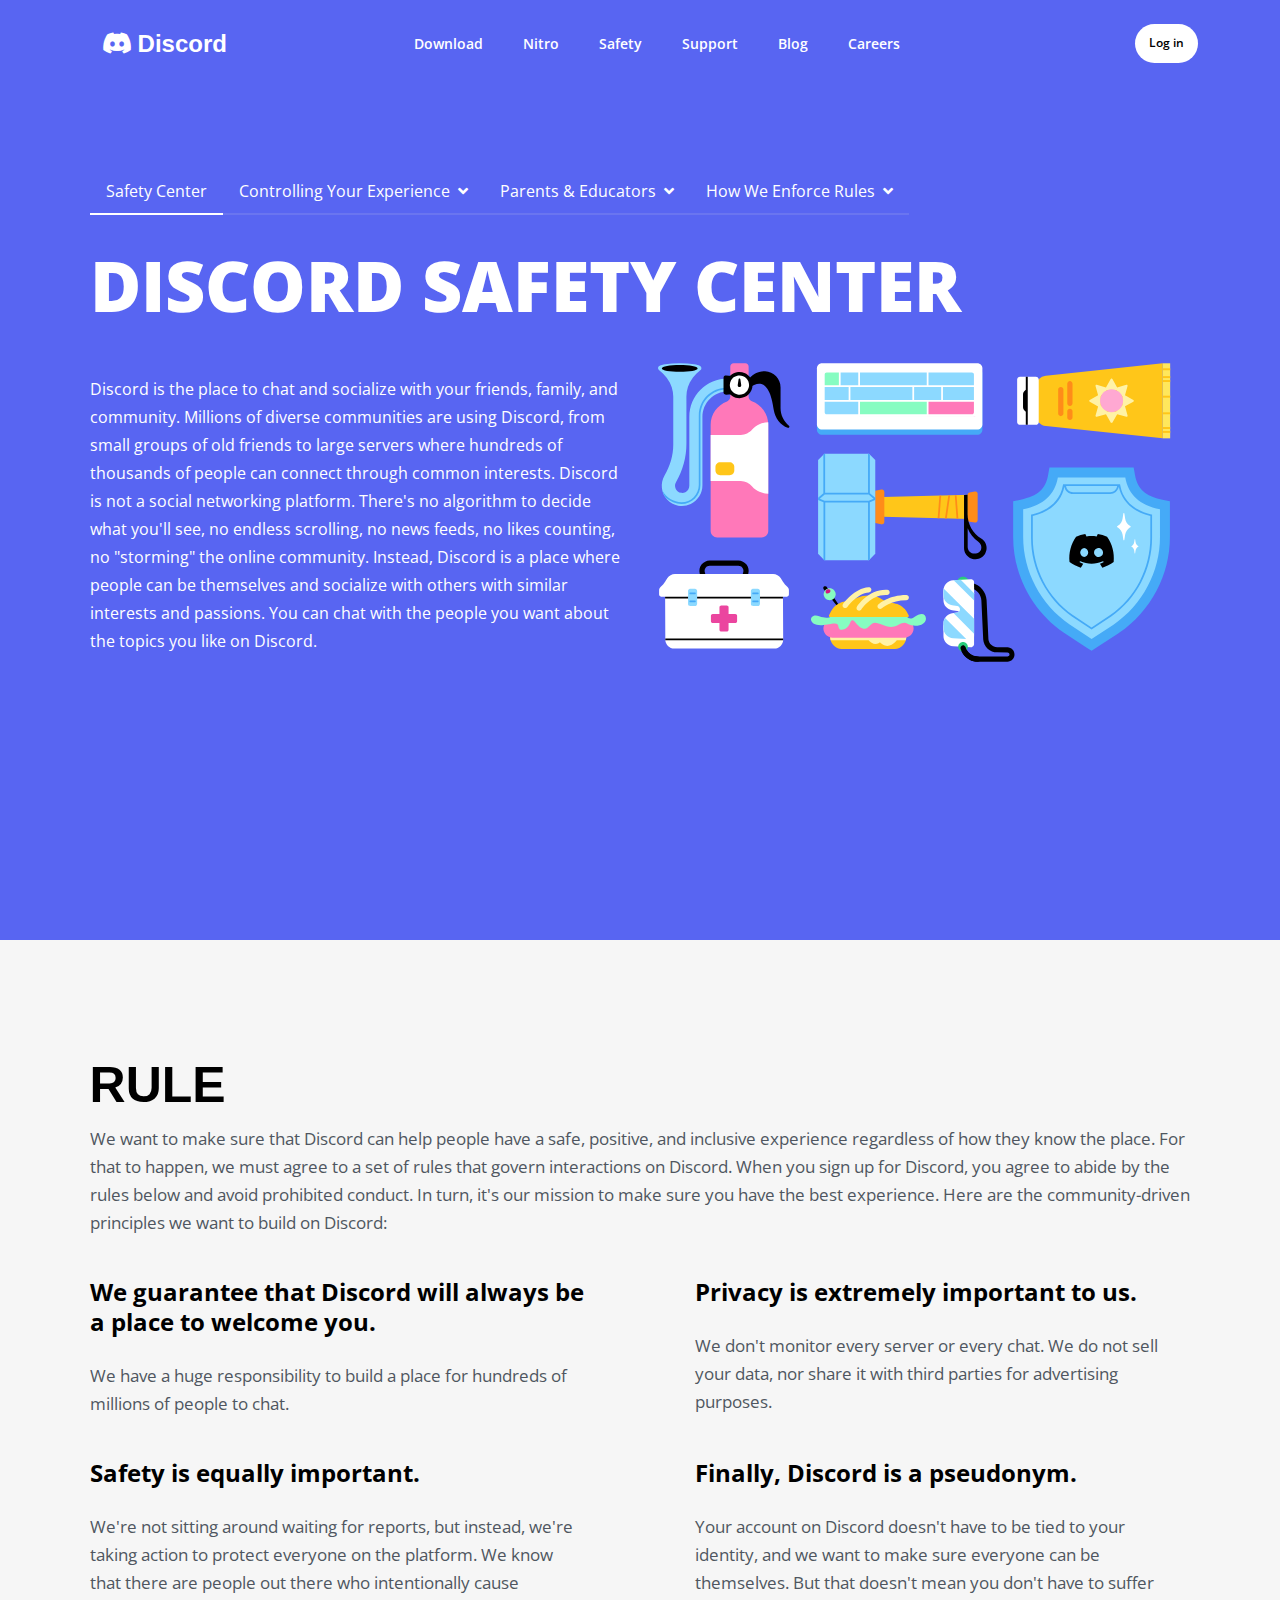
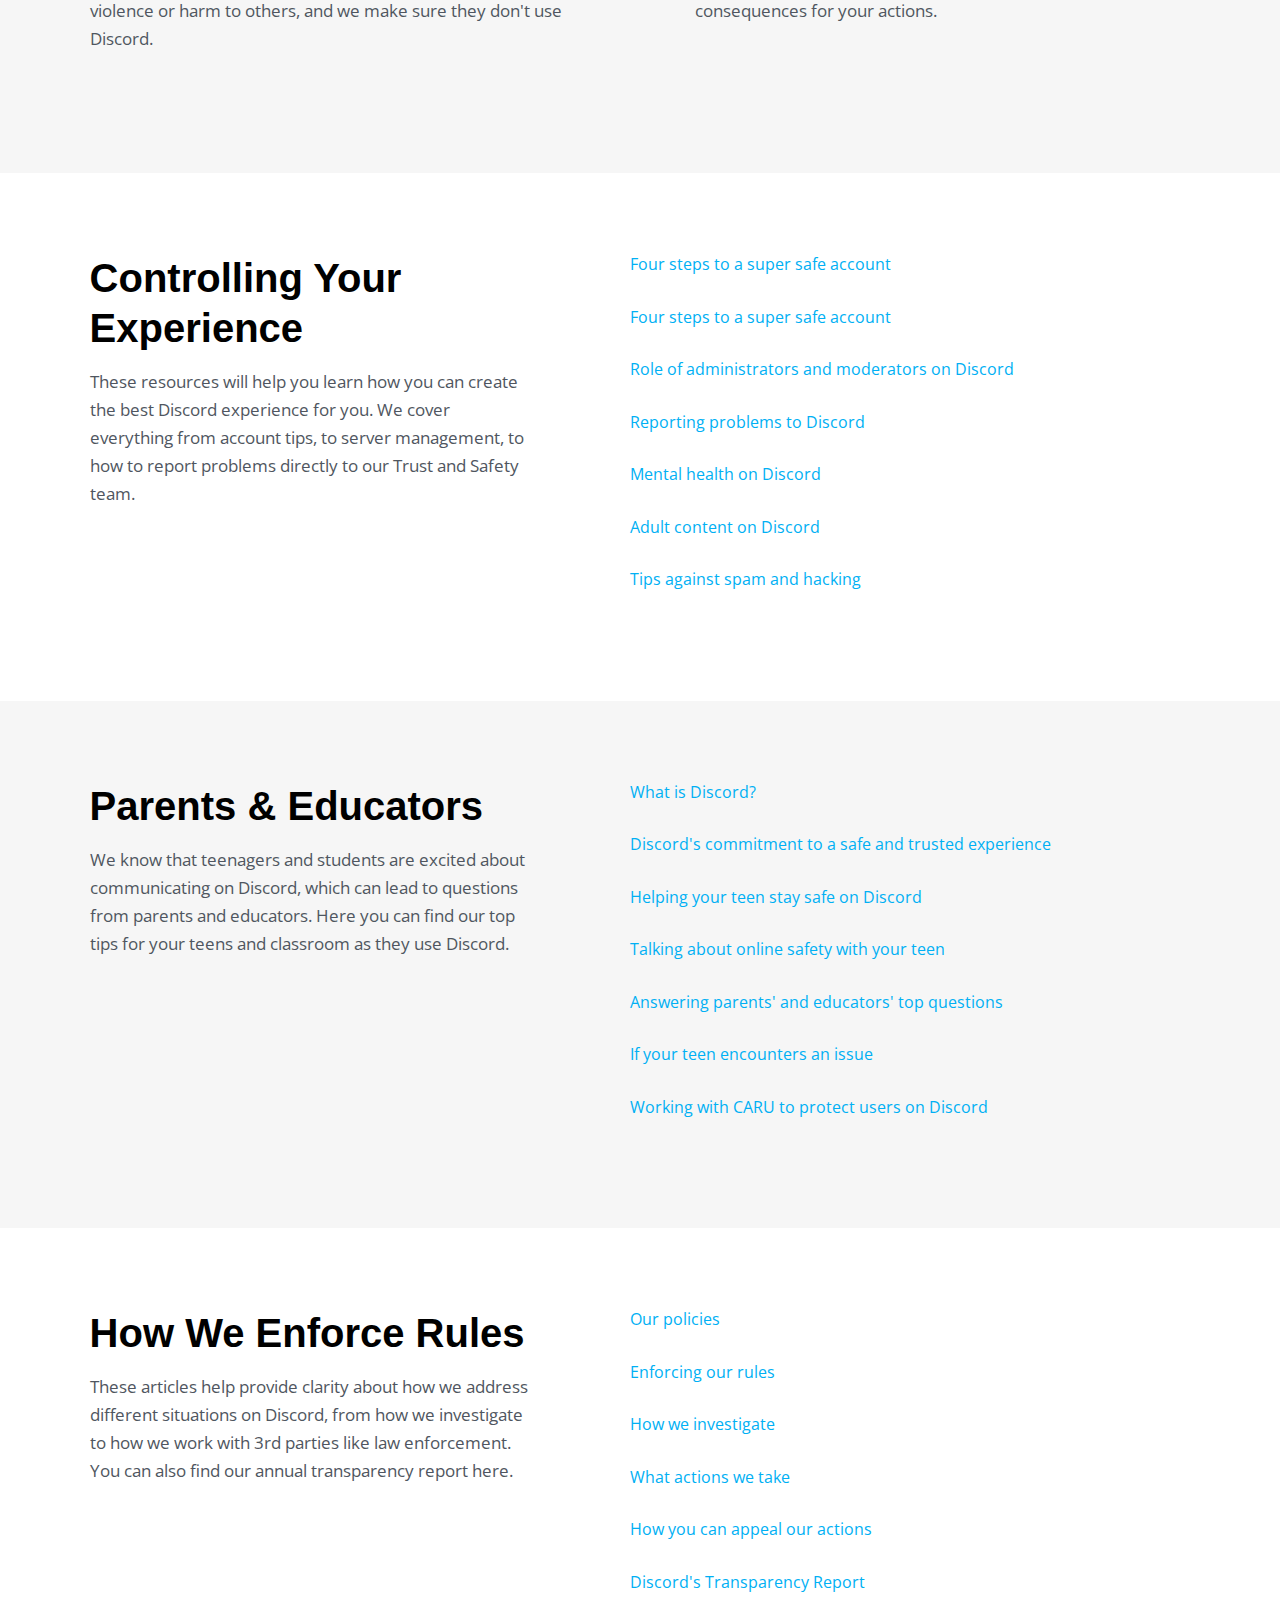
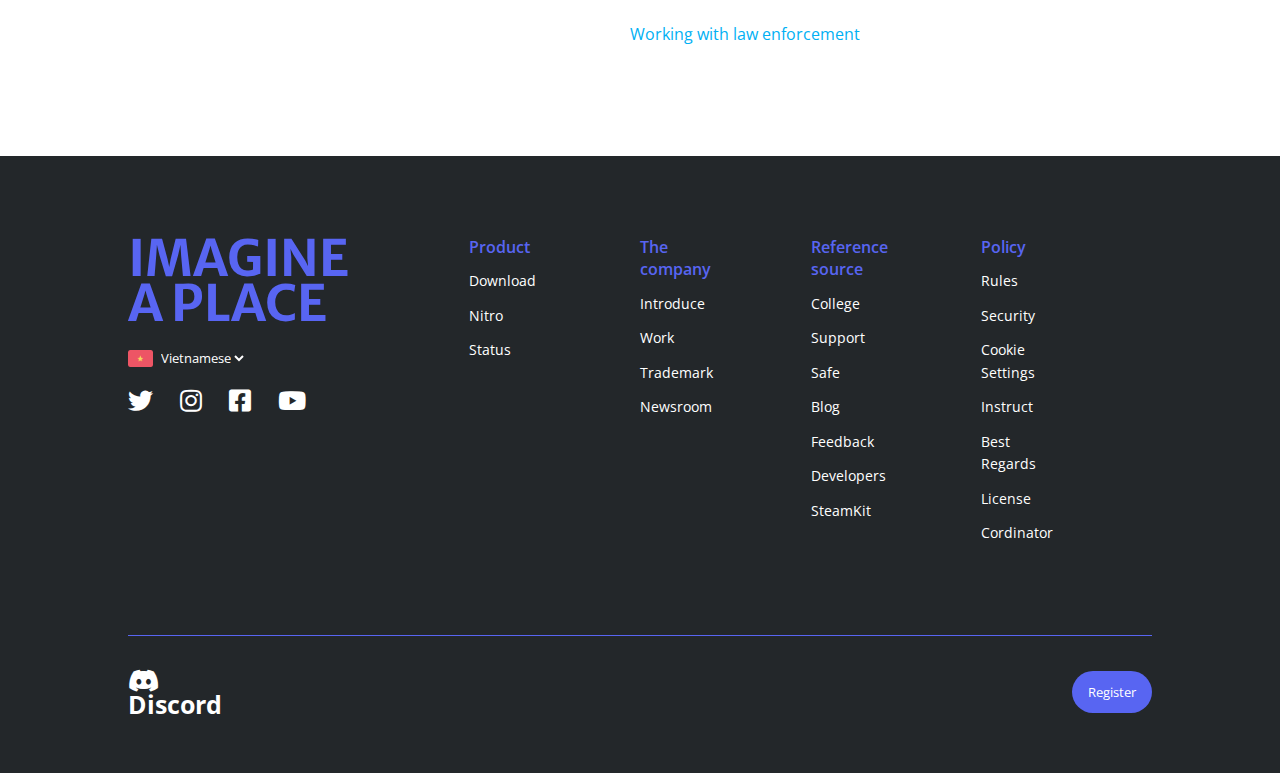
<file: html/safety.html>
<!DOCTYPE html>
<html lang="en">
<head>
    <meta charset="UTF-8">
    <meta http-equiv="X-UA-Compatible" content="IE=edge">
    <meta name="viewport" content="width=device-width, initial-scale=1.0">
    <title>Safety</title>
    <link rel="stylesheet" href="../assets/CSS/safety.css">
    <link rel="stylesheet" href="../assets/fonts/fontawesome-free-5.15.4-web/css/all.css">
    <style>
        @import url('https://fonts.googleapis.com/css2?family=Merriweather+Sans:wght@500&family=Open+Sans:wght@500&display=swap');
    </style>
</head>
<body>
    <header class="header">
        <div class="logo">
            <a href="../index.html">
                <i class="fab fa-discord"></i>
                <span>Discord</span>
            </a>
        </div>
        <ul class="linkList">
            <li class="homePage link"><a href="../index.html">Home Page</li></a>
            <li class="download link"><a href="../html/download.html">Download</li></a>
            <li class="nitro link"><a href="../html/nitro.html">Nitro</li></a>
            <li class="safely link"><a href="../html/safety.html">Safety</li></a>
            <li class="support link"><a href="../html/support.html">Support</li></a>
            <li class="blog link"><a href="../html/blog.html">Blog</li></a>
            <li class="careers link"><a href="../html/jobs.html">Careers</li></a>
        </ul>
        <div class="mobileBtnContainer">
            <a href="" class="log-btn">Log in</a>
            <i class="fas fa-bars" id="menuBtn"></i>
        </div>
        <div class="backdrop">
            <div class="navMobileContainer">
                <button id="closeNavMobile">
                    <i class="fas fa-times"></i>
                </button>
                <div class="navMobileContainer">
                    <div class="logo">
                        <a href="">
                            <i class="fab fa-discord"></i>
                            <span>Discord</span>
                        </a>
                    </div>
                    <ul class="linkList">
                        <li class="homePage link"><a href="../index.html">Home Page</li></a>
                        <li class="download link"><a href="../html/download.html">Download</li></a>
                        <li class="nitro link"><a href="../html/nitro.html">Nitro</li></a>
                        <li class="safely link active"><a href="../html/safety.html">Safety</li></a>
                        <li class="support link"><a href="../html/support.html">Support</li></a>
                        <li class="blog link"><a href="../html/blog.html">Blog</li></a>
                        <li class="careers link"><a href="../html/jobs.html">Careers</li></a>
                    </ul>
                    <div class="btnContainer">
                        <a href="" class="download">
                            <i class="fas fa-download"></i>
                            Download for Window</a>
                    </div>
                </div>
            </div>
        </div>
    </header>
    <div class="main-container">
        <div class="container-1">
            <div class="menuContainer">
                <div class="navbar">
                    <div class="mainMenu">
                        Safety Center
                    </div>
                    <div class="subMenu">
                        <span>Controlling Your Experience</span>
                        <i class="fas fa-angle-down"></i>
                        <ul class="subMenuDropdown">
                            <li>Four steps to a super safe account</li>
                            <li>Four steps to a super safe server</li>
                            <li>Role of administrators and moderators on Discord</li>
                            <li>Reporting problems to Discord</li>
                            <li>Mental health on Discord</li>
                            <li>Adult content on Discord</li>
                            <li>Tips against spam and hacking</li>
                        </ul>
                    </div>
                    <div class="subMenu">
                        <span>Parents & Educators</span>
                        <i class="fas fa-angle-down"></i>
                        <ul class="subMenuDropdown">
                            <li>What is Discord? </li>
                            <li>Discord's commitment to a safe and trusted experience</li>
                            <li>Helping your teen stay safe on Discord</li>
                            <li>Talking about online safety with your teen</li>
                            <li>Answering parents' and educators' top questions</li>
                            <li>If your teen encounters an issue</li>
                            <li>Working with CARU to protect users on Discord</li>
                        </ul>

                    </div>
                    <div class="subMenu">
                        <span>How We Enforce Rules</span>
                        <i class="fas fa-angle-down"></i>
                        <ul class="subMenuDropdown">
                            <li>Our policies</li>
                            <li>Enforcing our rules</li>
                            <li>How we investigate</li>
                            <li>What actions we take</li>
                            <li>How you can appeal our actions</li>
                            <li>Discord's Transparency Report</li>
                            <li>Working with law enforcement</li>
                        </ul>

                    </div>
                </div>
                <div class="title">Discord safety center</div>
                <div class="description">
                    <div class="text">Discord is the place to chat and socialize with your friends,
                        family, and community. Millions of diverse communities are using Discord,
                        from small groups of old friends to large servers where hundreds of thousands
                        of people can connect through common interests. Discord is not a social
                        networking platform. There's no algorithm to decide what you'll see,
                        no endless scrolling, no news feeds, no likes counting, no "storming"
                        the online community. Instead, Discord is a place where people can be
                        themselves and socialize with others with similar interests and passions.
                        You can chat with the people you want about the topics you like on Discord.
                    </div>
                    <img src="../assets/imgs/safety1.svg" alt="">
                </div>
            </div>
        </div>
        <div class="ruleContainer">
            <h2 class="title">Rule</h2>
            <div class="description">
                We want to make sure that Discord can help people have a safe,
                positive, and inclusive experience regardless of how they know the place.
                For that to happen, we must agree to a set of rules that govern interactions on Discord.
                When you sign up for Discord, you agree to abide by the rules below and avoid prohibited
                conduct. In turn, it's our mission to make sure you have the best experience.
                Here are the community-driven principles we want to build on Discord:
            </div>
            <div class="cardContainer">
                <div class="card">
                    <h2 class="title">We guarantee that Discord will always be a place to welcome you.</h2>
                    <div class="description">We have a huge responsibility to build a place for hundreds of millions of people to chat.</div>
                </div>
                <div class="card">
                    <h2 class="title">Privacy is extremely important to us.</h2>
                    <div class="description">We don't monitor every server or every chat. We do not sell your data, nor share it with third parties for advertising purposes.</div>
                </div>
                <div class="card">
                    <h2 class="title">Safety is equally important.</h2>
                    <div class="description">We're not sitting around waiting for reports, but instead, we're taking action to protect everyone on the platform. We know that there are people out there who intentionally cause violence or harm to others, and we make sure they don't use Discord.</div>
                </div>
                <div class="card">
                    <h2 class="title">Finally, Discord is a pseudonym.</h2>
                    <div class="description">Your account on Discord doesn't have to be tied to your identity, and we want to make sure everyone can be themselves. But that doesn't mean you don't have to suffer consequences for your actions.</div>
                </div>
            </div>
        </div>
        <div class="categoryContainer categoryContainer-1">
            <div class="categoryHeading">
                <h2 class="title">Controlling Your Experience</h2>
                <div class="description">
                    These resources will help you learn how you can create the best Discord
                    experience for you. We cover everything from account tips, to server management,
                    to how to report problems directly to our Trust and Safety team.
                </div>
            </div>
            <div class="linkContainer">
                <div><a href="">Four steps to a super safe account</a></div>
                <div><a href="">Four steps to a super safe account</a></div>
                <div><a href="">Role of administrators and moderators on Discord</a></div>
                <div><a href="">Reporting problems to Discord</a></div>
                <div><a href="">Mental health on Discord</a></div>
                <div><a href="">Adult content on Discord</a></div>
                <div><a href="">Tips against spam and hacking</a></div>
            </div>
        </div>
        
        <div class="categoryContainer categoryContainer-2">
            <div class="categoryHeading">
                <h2 class="title">Parents & Educators</h2>
                <div class="description">
                    We know that teenagers and students are excited about communicating on Discord,
                    which can lead to questions from parents and educators. 
                    Here you can find our top tips for your teens and classroom as they use Discord.
                </div>
            </div>
            <div class="linkContainer">
                <div><a href="">What is Discord?</a></div>
                <div><a href="">Discord's commitment to a safe and trusted experience</a></div>
                <div><a href="">Helping your teen stay safe on Discord</a></div>
                <div><a href="">Talking about online safety with your teen</a></div>
                <div><a href="">Answering parents' and educators' top questions</a></div>
                <div><a href="">If your teen encounters an issue</a></div>
                <div><a href="">Working with CARU to protect users on Discord</a></div>
            </div>
        </div> 

        <div class="categoryContainer categoryContainer-3">
            <div class="categoryHeading">
                <h2 class="title">How We Enforce Rules</h2>
                <div class="description">
                    These articles help provide clarity about how we address different 
                    situations on Discord, from how we investigate to how we work with 
                    3rd parties like law enforcement. You can also find our annual 
                    transparency report here.
                </div>
            </div>
            <div class="linkContainer">
                <div><a href="">Our policies</a></div>
                <div><a href="">Enforcing our rules</a></div>
                <div><a href="">How we investigate</a></div>
                <div><a href="">What actions we take</a></div>
                <div><a href="">How you can appeal our actions</a></div>
                <div><a href="">Discord's Transparency Report</a></div>
                <div><a href="">Working with law enforcement</a></div>
            </div>
        </div>
    </div>

    <footer class="footer">
        <div class="row1">
            <div class="infoBox">
                <h2 class="title">imagine a place</h2>
                <div id="country-list">
                    <img src="../assets/imgs/flagVN.png" alt="" class="flag">
                    <select name="country" id="country">
                        <option value="0">Vietnamese</option>
                        <option value="1">English,USA</option>
                        <option value="2">French</option>
                        <option value="3">Japanses</option>
                        <option value="4">Russian</option>
                    </select>
                </div>
                <div class="link-list">
                    <a href="">
                        <i class="fab fa-twitter"></i>
                    </a>
                    <a href="">
                        <i class="fab fa-instagram"></i>
                    </a>
                    <a href="">
                        <i class="fab fa-facebook-square"></i>
                    </a>
                    <a href="">
                        <i class="fab fa-youtube"></i>
                    </a>
                </div>
            </div>
            <div class="section section1">
                <div class="title">Product</div>
                <a href="">Download</a>
                <a href="">Nitro</a>
                <a href="">Status</a>
            </div>
            <div class="section section2">
                <div class="title">The company</div>
                <a href="">Introduce</a>
                <a href="">Work</a>
                <a href="">Trademark</a>
                <a href="">Newsroom</a>
            </div>
            <div class="section section3">
                <div class="title">Reference source</div>
                <a href="">College</a>
                <a href="">Support</a>
                <a href="">Safe</a>
                <a href="">Blog</a>
                <a href="">Feedback</a>
                <a href="">Developers</a>
                <a href="">SteamKit</a>
            </div>
            <div class="section section4">
                <div class="title">Policy</div>
                <a href="">Rules</a>
                <a href="">Security</a>
                <a href="">Cookie Settings</a>
                <a href="">Instruct</a>
                <a href="">Best Regards</a>
                <a href="">License</a>
                <a href="">Cordinator</a>
            </div>
        </div>
        <div class="row2">
            <div class="logo">
                <a href="">
                    <i class="fab fa-discord"></i>
                    <span>Discord</span>
                </a>
            </div>
            <a class="register" href="">Register</a>
        </div>
    </footer>

    <script src="../JS/main.js"></script>

</body>
</html>
</file>
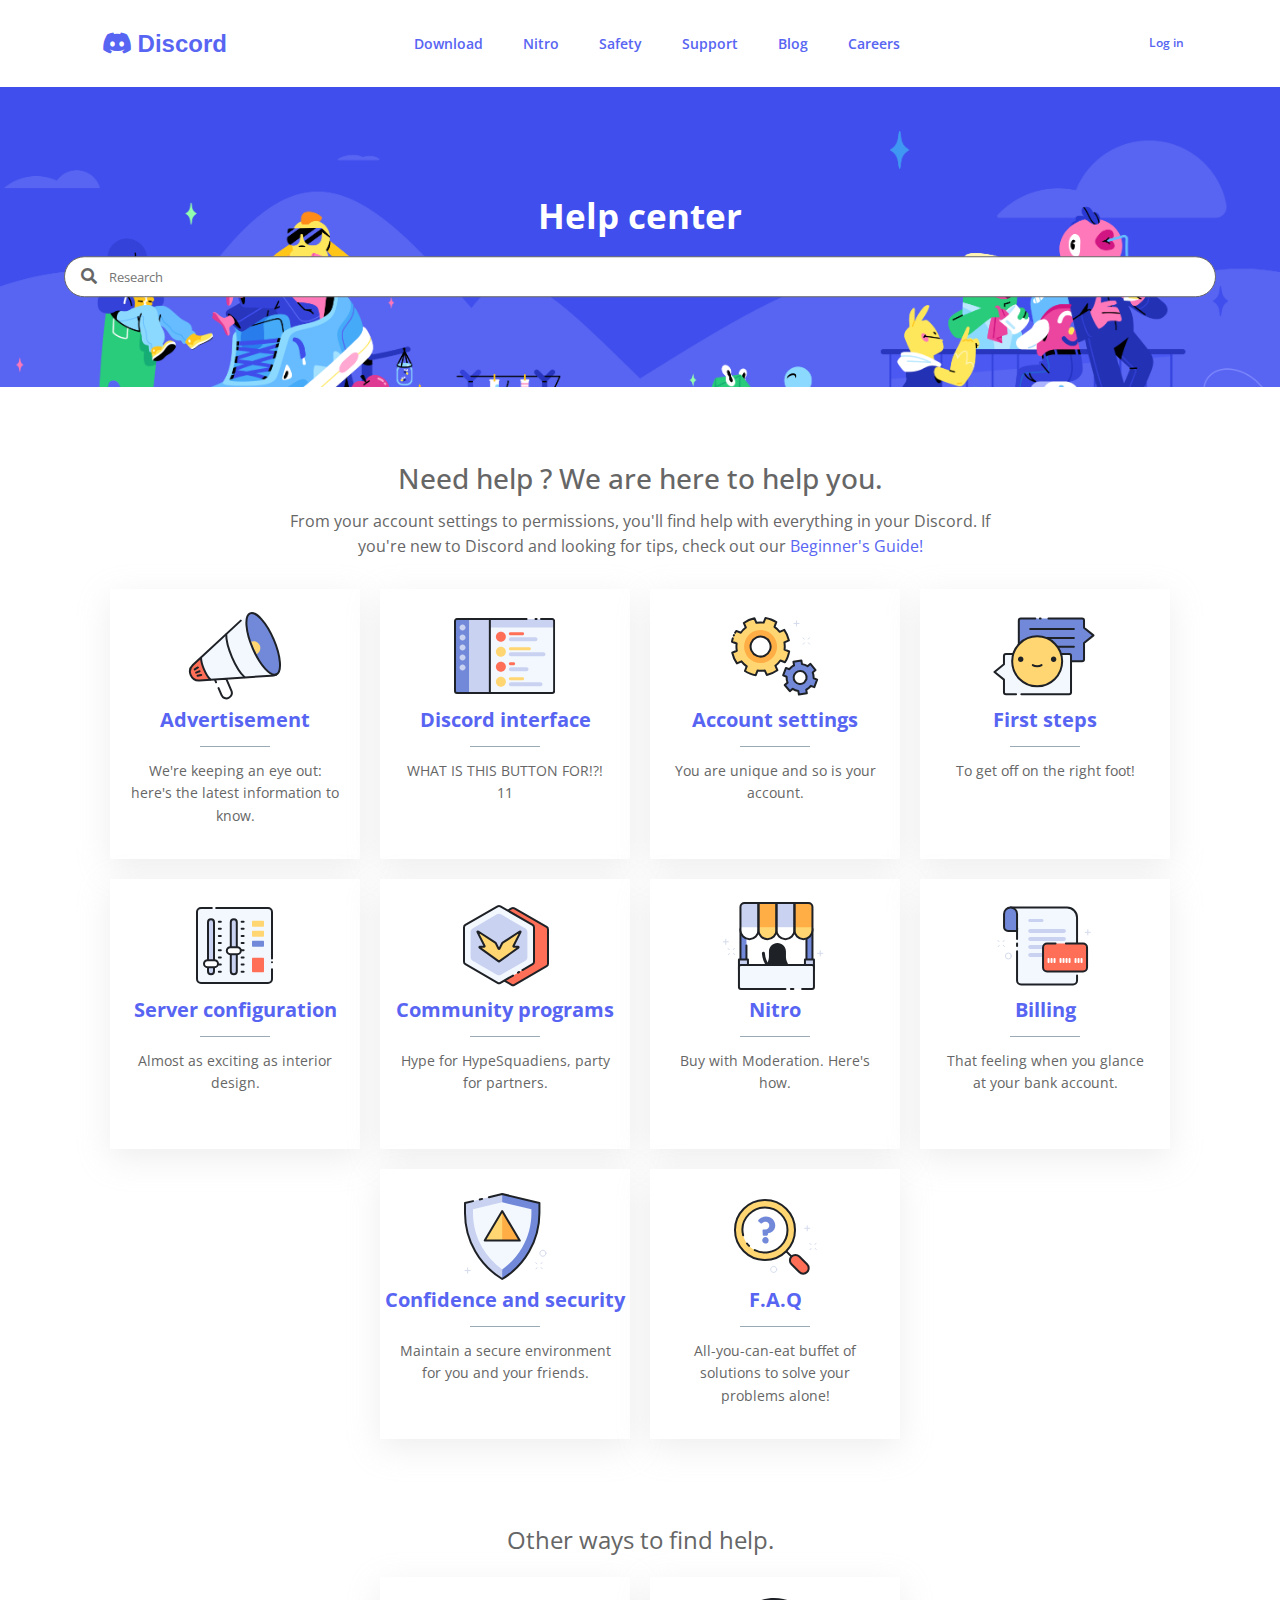
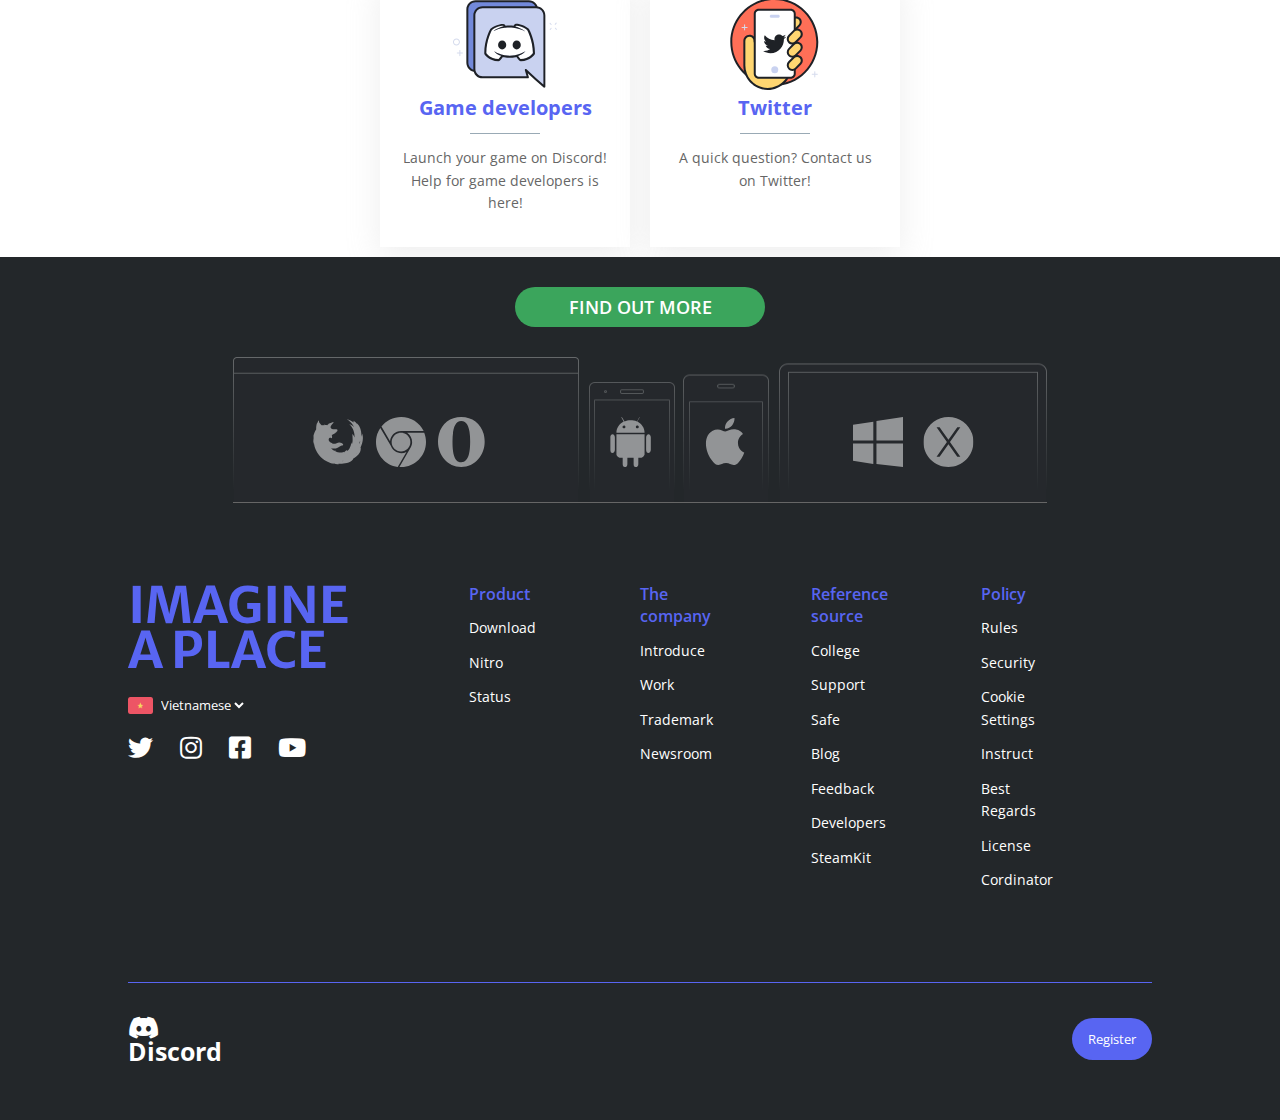
<file: html/support.html>
<!DOCTYPE html>
<html lang="en">
<head>
    <meta charset="UTF-8">
    <meta http-equiv="X-UA-Compatible" content="IE=edge">
    <meta name="viewport" content="width=device-width, initial-scale=1.0">
    <title>Support</title>
    <link rel="stylesheet" href="../assets/CSS/support.css">
    <link rel="stylesheet" href="../assets/fonts/fontawesome-free-5.15.4-web/css/all.css">
    <style>
        @import url('https://fonts.googleapis.com/css2?family=Merriweather+Sans:wght@500&family=Open+Sans:wght@500&display=swap');
    </style>
</head>
<body>
    <header class="header">
        <div class="logo">
            <a href="../index.html">
                <i class="fab fa-discord"></i>
                <span>Discord</span>
            </a>
        </div>
        <ul class="linkList">
            <li class="homePage link"><a href="../index.html">Home Page</li></a>
            <li class="download link"><a href="../html/download.html">Download</li></a>
            <li class="nitro link"><a href="../html/nitro.html">Nitro</li></a>
            <li class="safely link"><a href="../html/safety.html">Safety</li></a>
            <li class="support link"><a href="../html/support.html">Support</li></a>
            <li class="blog link"><a href="../html/blog.html">Blog</li></a>
            <li class="careers link"><a href="../html/jobs.html">Careers</li></a>
        </ul>
        <div class="mobileBtnContainer">
            <a href="" class="log-btn">Log in</a>
            <i class="fas fa-bars" id="menuBtn"></i>
        </div>
        <div class="backdrop">
            <div class="navMobileContainer">
                <button id="closeNavMobile">
                    <i class="fas fa-times"></i>
                </button>
                <div class="navMobileContainer">
                    <div class="logo">
                        <a href="">
                            <i class="fab fa-discord"></i>
                            <span>Discord</span>
                        </a>
                    </div>
                    <ul class="linkList">
                        <li class="homePage link"><a href="../index.html">Home Page</li></a>
                        <li class="download link"><a href="../html/download.html">Download</li></a>
                        <li class="nitro link"><a href="../html/nitro.html">Nitro</li></a>
                        <li class="safely link"><a href="../html/safety.html">Safety</li></a>
                        <li class="support link active"><a href="../html/support.html">Support</li></a>
                        <li class="blog link"><a href="../html/blog.html">Blog</li></a>
                        <li class="careers link"><a href="../html/jobs.html">Careers</li></a>
                    </ul>
                    <div class="btnContainer">
                        <a href="" class="download">
                            <i class="fas fa-download"></i>
                            Download for Window</a>
                    </div>
                </div>
            </div>
        </div>
    </header>
    <div class="mainContainer">
        <div class="mainContent">
            <div class="inner">
                <h2 class="title">Help center</h2>
                <form action="">
                    <i class="fas fa-search"></i>
                    <input type="text" placeholder="Research">
                </form>
            </div>
        </div>

        <div class="intro">
            <h2 class="title">Need help ? We are here to help you.</h2>
            <p>From your account settings to permissions, 
                you'll find help with everything in your Discord.
                If you're new to Discord and looking for tips, check out our
                <a href="">Beginner's Guide!</a>
            </p>
        </div>

        <div class="category-grid">
            <div class="flex-container">
                <a href="">
                    <div class="flex-item advertisement">
                        <h2 class="title">Advertisement</h2>
                        <hr>
                        <div class="description">
                            We're keeping an eye out: here's the latest information to know.
                        </div>
                    </div>
                </a>
                <a href="">
                    <div class="flex-item interface">
                        <h2 class="title">Discord interface</h2>
                        <hr>
                        <div class="description">
                            WHAT IS THIS BUTTON FOR!?! 11
                        </div>
                    </div>
                </a>
                <a href="">
                    <div class="flex-item account-settings">
                        <h2 class="title">Account settings</h2>
                        <hr>
                        <div class="description">
                            You are unique and so is your account.
                        </div>
                    </div>
                </a>
                <a href="">
                    <div class="flex-item text-chat">
                        <h2 class="title">First steps</h2>
                        <hr>
                        <div class="description">
                            To get off on the right foot!
                        </div>
                    </div>
                </a>
                <a href="">
                    <div class="flex-item server-setup">
                        <h2 class="title">Server configuration</h2>
                        <hr>
                        <div class="description">
                            Almost as exciting as interior design.
                        </div>
                    </div>
                </a>
                <a href="">
                    <div class="flex-item community-programs">
                        <h2 class="title">Community programs</h2>
                        <hr>
                        <div class="description">
                            Hype for HypeSquadiens, party for partners.
                        </div>
                    </div>
                </a>
                <a href="">
                    <div class="flex-item nitro">
                        <h2 class="title">Nitro</h2>
                        <hr>
                        <div class="description">
                            Buy with Moderation. Here's how.
                        </div>
                    </div>
                </a>
                <a href="">
                    <div class="flex-item billing">
                        <h2 class="title">Billing</h2>
                        <hr>
                        <div class="description">
                            That feeling when you glance at your bank account.
                        </div>
                    </div>
                </a>
                <a href="">
                    <div class="flex-item trust-safety">
                        <h2 class="title">Confidence and security</h2>
                        <hr>
                        <div class="description">
                            Maintain a secure environment for you and your friends.
                        </div>
                    </div>
                </a>
                <a href="">
                    <div class="flex-item faq">
                        <h2 class="title">F.A.Q</h2>
                        <hr>
                        <div class="description">
                            All-you-can-eat buffet of solutions to solve your problems alone!
                        </div>
                    </div>
                </a>
            </div>
            <div class="intro">
                <h2>Other ways to find help.</h2>
            </div>
            <div class="category-grid">
                <div class="flex-container">
                    <a href="">
                        <div class="flex-item game-dev">
                            <h2 class="title">Game developers</h2>
                            <hr>
                            <div class="description">
                                Launch your game on Discord! Help for game developers is here!
                            </div>
                        </div>
                    </a>
                    <a href="">
                        <div class="flex-item twitter">
                            <h2 class="title">Twitter</h2>
                            <hr>
                            <div class="description">
                                A quick question? Contact us on Twitter!
                            </div>
                        </div>
                    </a>
                </div>
            </div>


        </div>
    </div>
    <footer class="footer">
        <div class="hook">
            <a href="">
                <button class="button">Find out more</button>
            </a>
            <div class="apps">
                <a href="" class="app-icon icon-browser">
                    <img src="../assets/imgs/app1.svg" alt="">
                </a>
                <a href="" class="app-icon icon-android">
                    <img src="../assets/imgs/app2.svg" alt="">
                </a>
                <a href="" class="app-icon icon-ios">
                    <img src="../assets/imgs/app3.svg" alt="">
                </a>
                <a href="" class="app-icon icon-window">
                    <img src="../assets/imgs/app4.svg" alt="">
                </a>
                <a href="" class="app-icon icon-osx">
                    <img src="../assets/imgs/app5.svg" alt="">
                </a>
            </div>
        </div>
        <div class="row1">
            <div class="infoBox">
                <h2 class="title">imagine a place</h2>
                <div id="country-list">
                    <img src="../assets/imgs/flagVN.png" alt="" class="flag">
                    <select name="country" id="country">
                        <option value="0">Vietnamese</option>
                        <option value="1">English,USA</option>
                        <option value="2">French</option>
                        <option value="3">Japanses</option>
                        <option value="4">Russian</option>
                    </select>
                </div>
                <div class="link-list">
                    <a href="">
                        <i class="fab fa-twitter"></i>
                    </a>
                    <a href="">
                        <i class="fab fa-instagram"></i>
                    </a>
                    <a href="">
                        <i class="fab fa-facebook-square"></i>
                    </a>
                    <a href="">
                        <i class="fab fa-youtube"></i>
                    </a>
                </div>
            </div>
            <div class="section section1">
                <div class="title">Product</div>
                <a href="">Download</a>
                <a href="">Nitro</a>
                <a href="">Status</a>
            </div>
            <div class="section section2">
                <div class="title">The company</div>
                <a href="">Introduce</a>
                <a href="">Work</a>
                <a href="">Trademark</a>
                <a href="">Newsroom</a>
            </div>
            <div class="section section3">
                <div class="title">Reference source</div>
                <a href="">College</a>
                <a href="">Support</a>
                <a href="">Safe</a>
                <a href="">Blog</a>
                <a href="">Feedback</a>
                <a href="">Developers</a>
                <a href="">SteamKit</a>
            </div>
            <div class="section section4">
                <div class="title">Policy</div>
                <a href="">Rules</a>
                <a href="">Security</a>
                <a href="">Cookie Settings</a>
                <a href="">Instruct</a>
                <a href="">Best Regards</a>
                <a href="">License</a>
                <a href="">Cordinator</a>
            </div>
        </div>
        <div class="row2">
            <div class="logo">
                <a href="">
                    <i class="fab fa-discord"></i>
                    <span>Discord</span>
                </a>
            </div>
            <a class="register" href="">Register</a>
        </div>
    </footer>

    <script src="../JS/main.js"></script>
</body>
</html>
</file>
<file: assets/CSS/main.css>
* {
    padding: 0;
    margin: 0;
    line-height: 22.5px;
    font-family: 'Open Sans', sans-serif;
}

/* ---------------HEADER------------- */

.header {
    display: flex;
    align-items: center;
    position: absolute;
    top: 0;
    left: 0;
    justify-content: space-between;
    width: 100%;
    padding: 24px 0;
    z-index: 2;
}
.header .logo {
    padding: 6px 12px;
    margin-left: 7%;
    font-size: 24px;

}
.header .logo a {
    text-decoration: none;
    color: #fff;
}
.header .logo span {
    font-size: 24px;
    font-weight: 500;
    font-family: 'Noto Sans JP', sans-serif;
    font-weight: 800;

}
.header .linkList {
    display: flex;
    list-style-type: none;
    transform: translateX(-50px);
}
.header .linkList .homePage {
    display: none;
}
.header .linkList li a {
    text-decoration: none;
    color: #fff;
    padding-left: 40px;
    font-weight: 600;
    font-size: 14px;
}
.header .linkList li a:hover {
    text-decoration: underline;
}
.header .mobileBtnContainer {
    width: 130px;
    margin-right: 15px;
    display: flex;
}
.header .mobileBtnContainer .log-btn {
    text-decoration: none;
    background-color: #fff;
    color: #000;
    background-color: #fff;
    border-radius: 24px;
    padding: 8px 14px;
    margin-right: 7%;
    font-size: 12px;
    font-weight: 600;
    transition: 0.4s;
}
.header .mobileBtnContainer .log-btn:hover {
    box-shadow: 0 2px 12px rgb(91, 99, 100);
    color: rgb(55, 34, 148)
}
.header .mobileBtnContainer #menuBtn {
    display: none;
    color: #fff;
    font-size: 32px;
    position: absolute;
    right: 30px;
    top: 50%;
    transform: translateY(-50%);
    cursor: pointer;
}

/* --------------------BACKDROP--------------------- */

.header .backdrop {
    position: fixed;
    background-color: rgba(0, 0, 0, 0.5);
    top: 0;
    bottom: 0;
    right: 0;
    left: 0;
    width: 100%;
    display: none;
}
.header .backdrop.open {
    display: block;
}
.navMobileContainer {
    background-color: #fff;
    width: 350px;
    height: 100vh;
    top: 0;
    bottom: 0;
    float: right;
    position: relative;
    animation: easeIn 0.8s;
    border-top-left-radius: 12px;
    border-bottom-left-radius: 12px;
}
@keyframes easeIn {
    0% {
        width: 250px;
        opacity: 0.6;
    }
    100% {
        width: 350px;
        opacity: 1;
    }
}
.navMobileContainer #closeNavMobile {
    position: absolute;
    top: 28px;
    right: 25px;
    font-size: 30px;
    z-index: 999;
    border: none;
    background-color: #fff;
    cursor: pointer;
}
.navMobileContainer .logo {
    margin: 24px;
    padding-left: 0;
    padding-right: 0;
    padding-bottom: 35px;
    border-bottom: 1px solid #ddd;
}
.navMobileContainer .logo a {
    text-decoration: none;
    color: #000;
}
.navMobileContainer .linkList {
    flex-direction: column;
    transform: none;
    margin: 24px;
}
.navMobileContainer .linkList li  {
    padding: 8px 16px;
    line-height: 28px;
    border-radius: 12px;
}
.navMobileContainer .linkList li:first-child {
    display: block;
}
.navMobileContainer .linkList li.active {
    background-color: rgb(247, 247, 247);
}
.navMobileContainer .linkList li.active a {
    color: rgb(31, 102, 255);
}
.navMobileContainer .linkList li a {
    color: #000;
    padding: 0;
    font-weight: 500;

}

.navMobileContainer .btnContainer {
    margin: 24px;
    text-align: center;
    background-color: #5865F2;
    bottom: 0;
    padding-top: 8px;
    padding-bottom: 8px;
    position: absolute;
    width: calc(100% - 48px);
    border-radius: 18px;
    transition: 0.2s;
}
.navMobileContainer .btnContainer:hover {
    box-shadow: 0 2px 12px rgb(111, 119, 121);
    background-color: #535ed8;
}
.navMobileContainer .btnContainer .download {
    color: #fff;
    text-decoration: none;
}
.navMobileContainer .btnContainer .download i {
    margin-right: 8px;
}


/* ----------------MAIN CONTAINER----------------- */

.container {
    height: 472px;
    display:flex;
}
.container img {
    width: 60%;
}
.container > .text {
    width: 30%;
}
.container > .text > .title {
    font-family: 'Merriweather Sans', sans-serif;
    padding: 30px 0;
    font-size: 40px;
    line-height: 55px;
}
.container > .text > .description {
    line-height: 35px;
    font-size: 20px;
}

/* ---------------CONTAINER 1----------------- */


.container-1 {
    position: relative;
    height: auto;
}
.container-1 img {
    width: 100%;
    height: 650px;
    object-fit: cover;
}
.container-1 .description {
    color: #fff;
    position: absolute;
    top: 25%;
    margin-left: 25%;
    margin-right: 25%;
    text-align: center;
}
.container-1 .description h2 {
    font-size: 45px;
    line-height: 40px;
    font-family: 'Merriweather Sans', sans-serif;
    text-transform: uppercase;
    margin-bottom: 20px;
}
.container-1 .description .text {
    line-height: 40px;
    word-wrap: break-word;
}

/* ---------------BUTTON CONTAINER------------- */

.container-1 .description .btnContainer {
    display: flex;
    padding-top: 40px;
    justify-content: space-evenly;
}
.description .btnContainer .download {
    border: none;
    width: 218px;
    padding: 12px 16px;
    background-color: #fff;
    color: #000;
    font-size: 16px;
    font-weight: 600;
    border-radius: 24px;
    transition: 0.4s;
    text-decoration: none;
    text-align: center;
}
.description .btnContainer #openBtn {
    border: none;
    width: 250px;
    padding: 12px 16px;
    background-color: #000;
    color: #fff;
    font-size: 16px;
    font-weight: 600;
    border-radius: 24px;
    transition: 0.4s;
    cursor: pointer;
    text-align: center;

}
.description .btnContainer .download:hover {
    box-shadow: 0 2px 12px rgb(91, 99, 100);
    color: rgb(55, 34, 148)
}
.description .btnContainer #openBtn:hover {
    background-color: rgb(50, 50, 50);
    box-shadow: 0 2px 8px rgb(0, 0, 0);
}

/* ---------------FORM CONTAINER------------- */

.formContainer {
    display: none;
    padding-top: 30px;
}
.formContainer form {
    background-color: #fff;
    width: 380px;
    margin: auto;
    display: flex;
    padding: 8px 12px;
    border-radius: 30px;
    justify-content: space-between;
    animation: appear 0.5s;
}
.formContainer form input {
    padding-left: 5%;
    font-size: 14px;
    border: none;
    outline: none;
    width: 80%;
}
.formContainer form button {
    padding: 10px 28px;
    border-radius: 28px;
    background-color: #5865F2;
    color: #fff;    
    border: none;
    cursor: pointer;
    font-size: 18px;
}
.formContainer form button:hover {
    background-color: #767fe4;
}
.formContainer .termsContainer {
    font-size: 12px;
    padding-top: 8px;
}
.formContainer .termsContainer a {
    color: #fff;
}

@keyframes appear {
    0% {
        width: 120px;
    }
    60% {
        width: 400px;
    }
    100% {
        width: 380px;
    }
}

/* ---------------CONTAINER 2----------------- */

.container-2 {
    padding: 120px 40px;
}

/* ---------------CONTAINER 3----------------- */

.container-3 {
    background-color: #eee;
    padding: 120px 40px;
    flex-direction: row1-reverse;
}

/* ---------------CONTAINER 4----------------- */

.container-4 {
    padding: 120px 40px;

    
}

/* ---------------CONTAINER 4----------------- */

.container-5 {
    height: auto;
    background-color: #eee;
    padding: 120px 40px;
    padding-bottom: 80px;
    flex-direction: column-reverse;
    justify-content: space-between;
    align-items: center;
    align-content: space-between;
}
.container-5 img {
    width: 90%;
    padding-right: 5%;
    padding-left: 5%;

}
.container-5 .text {
    text-align: center;
    width: 100%;
}
.container-5 .text .title {
    padding-left: 5%;
    padding-right: 5%;
    font-weight: 900;
}
.container-5 .text .description {
    padding-left: 15%;
    padding-right: 15%;
    font-size: 17px;
}


/* --------------------SUBFOOTER-------------------- */
.subfooter {
    background-color: #eee;
    padding-left: 40px;
    padding-right: 40px;
    padding-bottom: 120px;
    text-align: center;
}

.subfooter .title {
    font-size: 40px;
    line-height: 50px;
    margin-bottom: 60px;

}
.subfooter .download {
    text-decoration: none;
    padding: 14px 32px;
    background-color: #5865F2;
    color: #fff;
    font-size: 20px;
    border-radius: 32px;
    transition: 0.4s;
}
.subfooter .download:hover {
    box-shadow: 0 2px 10px rgb(100, 93, 93);
    background-color: #707ae7;
}

/* --------------------FOOTER-------------------- */

.footer {
    display: flex;
    flex-direction: column;
    align-items: center;
    background-color: #23272a;
}
/* --------------------ROW 1-------------------- */

.footer .row1 {
    width: calc(100% - 20%);
    display:grid;
    padding-top: 80px;
    padding-bottom: 40px;
    grid-template-columns: repeat(12 ,3fr);
    grid-template-areas: 'infoBox infoBox infoBox . section1 . section2 . section3 . section4 .';
    border-bottom: 1px solid #5865F2;

}
.infoBox { grid-area: infoBox; }
.section1 { grid-area: section1; }
.section2 { grid-area: section2; }
.section3 { grid-area: section3; }
.section4 { grid-area: section4; }
.section5 { grid-area: section5; }

.footer .row1 .infoBox {
    display: flex;
    flex-direction: column;
}
.footer .row1 .infoBox .title {
    font-size: 50px;
    line-height: 45px;
    text-transform: uppercase;
    font-family: 'Merriweather Sans', sans-serif;
    color: #5865F2;

}
.infoBox #country-list {
    margin: 20px 0;
}
.infoBox #country-list .flag {
    width: 25px;
    object-fit: contain;
    transform: translateY(4px);
}
.infoBox #country-list #country {
    border: none;
    outline: none;
    margin-right: auto;
    background-color: #23272a;
    color: #fff;
}
.infoBox #country-list #country option {
    padding: 8px 8px;
    
}
.infoBox #country option {
    padding: 8px 8px;
}
.infoBox .link-list {
    text-decoration: none;
}
.infoBox .link-list a {
    text-decoration: none;
    color: #fff;
    font-size: 25px;
    margin-right: 20px;
}
.section {
    display: flex;
    flex-direction: column;
    margin-bottom: 50px;
}
.section .title {
    font-weight: 600;
    color: #5865F2;
}
.section a {
    color: #fff;
    padding-top: 12px;
    text-decoration: none;
    font-size: 14px;

}
.section a:hover {
    text-decoration: underline;
}

/* --------------------ROW 2-------------------- */

.footer .row2 {
    display: flex;
    width: calc(100% - 20%);
    padding-top: 35px;
    padding-bottom: 60px;
    justify-content: space-between;
}
.footer .row2 .logo {
    position: relative;
}
.footer .row2 .logo a {
    color: #fff;
    text-decoration: none;
    font-size: 25px;
    min-width: 130px;
    font-weight: 700;
    position: absolute;
    top: 50%;
    transform: translateY(-50%)
}
.footer .row2 .register {
    text-decoration: none;
    padding: 10px 16px;
    background-color: #5865F2;
    color: #fff;
    border-radius: 32px;
    font-size: 13px;
    transition: 0.4s;
}
.footer .row2 .register:hover {
    background-color: #767fe4;
}

/* =================RESPONSIVE================ */

@media screen and (max-width: 1000px) and (min-width: 768px) {
    .header > .linkList {
        display: none;
    }
    .header .mobileBtnContainer #menuBtn {
        display: inline-block   ;
    }
    .container > .text {
        width: 40%;
    }
    .container-1 .description {
        margin-left: 5%;
        text-align: left;
    }
    .container-1 .description .text {
        padding: 30px 0;
        line-height: 30px;
    }
    .container-1 .description .btnContainer {
        flex-direction: column;
        padding-top: 20px;
    }
    .container-5 .text {
        width: 100%;
    }
    .container-5 .text .description {
        padding: 0;
    }
    .description .btnContainer .download {
        margin-bottom: 20px;
        padding: 16px;
        width: 260px;
        margin-right: 30px;
    }
    .description .btnContainer #openBtn{
        padding: 16px;
        width: 292px;
    }
    .formContainer form {
        margin: 0;
    }
    .footer .row1  {
    grid-template-columns: repeat(8 ,2fr);
    grid-template-areas: 'infoBox infoBox infoBox . section1 . section2 .' 'infoBox infoBox infoBox . section3 . section4 .';
    }
}


@media screen and (max-width: 768px) {
    .header > .linkList {
        display: none;
    }
    .header .mobileBtnContainer #menuBtn {
        display: inline-block   ;
    }
    .container-1 img {
        height: 105vh;
    }
    .container-1 .description {
        color: #fff;
        position: absolute;
        top: 15%;
        margin: 56px 24px;
        text-align: left;
    }
    .container-1 .description .text {
        line-height: 22.5px;
    }
    .formContainer form {
        width: auto;
    }
    .description .btnContainer {
        flex-direction: column;
    }
    .description .btnContainer .download {
        margin-bottom: 20px;
        padding: 16px;
        width: 260px;
    }
    .description .btnContainer #openBtn{
        padding: 16px;
        width: 292px;
        height: 54.4px;
    }
    .container {
        flex-direction: column;
        height: 650px;
    }
    .container img {
        width: 100%;
    }
    .container > .text {
        width: 100%;
    }
    .container > .text > .title {
        font-family: 'Merriweather Sans', sans-serif;
        padding: 30px 0;
        font-size: 40px;
        line-height: 55px;
        text-align: left;
    }
    .container-5 {
        flex-direction: column-reverse;
    }
    .container-5 .text .description {
        padding: 0;
    }
    .subfooter {
        display: flex;
        flex-direction: column;
    }
    .footer .row1 .infoBox {
        margin-bottom: 40px;
    }
    .footer .row1  {
        grid-template-columns: repeat(4 ,1fr);
        grid-template-areas: 'infoBox infoBox infoBox .' 
        'section1 . section2 . ' 
        'section3 . section4 .';
    }
}
</file>
<file: assets/CSS/download.css>
* {
    padding: 0;
    margin: 0;
    line-height: 22.5px;
    font-family: 'Open Sans', sans-serif;
    box-sizing: border-box;
}

/* ---------------HEADER------------- */

.header {
    display: flex;
    align-items: center;
    position: absolute;
    top: 0;
    left: 0;
    justify-content: space-between;
    width: 100%;
    padding: 24px 0;
    z-index: 2;
}
.header .logo {
    padding: 6px 12px;
    margin-left: 7%;
    font-size: 24px;

}
.header .logo a {
    text-decoration: none;
    color: #fff;
}
.header .logo span {
    font-size: 24px;
    font-weight: 500;
    font-family: 'Noto Sans JP', sans-serif;
    font-weight: 800;

}
.header .linkList {
    display: flex;
    list-style-type: none;
    transform: translateX(-50px);
}
.header .linkList .homePage {
    display: none;
}
.header .linkList li a {
    text-decoration: none;
    color: #fff;
    padding-left: 40px;
    font-weight: 600;
    font-size: 14px;
}
.header .linkList li a:hover {
    text-decoration: underline;
}
.header .mobileBtnContainer {
    width: 130px;
    margin-right: 15px;
    display: flex;
}
.header .mobileBtnContainer .log-btn {
    text-decoration: none;
    background-color: #fff;
    color: #000;
    background-color: #fff;
    border-radius: 24px;
    padding: 8px 14px;
    margin-right: 7%;
    font-size: 12px;
    font-weight: 600;
    transition: 0.4s;
}
.header .mobileBtnContainer .log-btn:hover {
    box-shadow: 0 2px 12px rgb(91, 99, 100);
    color: rgb(55, 34, 148)
}
.header .mobileBtnContainer #menuBtn {
    display: none;
    color: #fff;
    font-size: 32px;
    position: absolute;
    right: 30px;
    top: 50%;
    transform: translateY(-50%);
    cursor: pointer;
}

/* --------------------BACKDROP--------------------- */

.header .backdrop {
    position: fixed;
    background-color: rgba(0, 0, 0, 0.5);
    top: 0;
    bottom: 0;
    right: 0;
    left: 0;
    width: 100%;
    display: none;
}
.header .backdrop.open {
    display: block;
}
.navMobileContainer {
    background-color: #fff;
    width: 350px;
    height: 100vh;
    top: 0;
    bottom: 0;
    float: right;
    position: relative;
    animation: easeIn 0.8s;
    border-top-left-radius: 12px;
    border-bottom-left-radius: 12px;
}
@keyframes easeIn {
    0% {
        width: 250px;
        opacity: 0.6;
    }
    100% {
        width: 350px;
        opacity: 1;
    }
}
.navMobileContainer #closeNavMobile {
    position: absolute;
    top: 28px;
    right: 25px;
    font-size: 30px;
    z-index: 999;
    border: none;
    background-color: #fff;
    cursor: pointer;
}
.navMobileContainer .logo {
    margin: 24px;
    padding-left: 0;
    padding-right: 0;
    padding-bottom: 35px;
    border-bottom: 1px solid #ddd;
}
.navMobileContainer .logo a {
    text-decoration: none;
    color: #000;
}
.navMobileContainer .linkList {
    flex-direction: column;
    transform: none;
    margin: 24px;
}
.navMobileContainer .linkList li  {
    padding: 8px 16px;
    line-height: 28px;
    border-radius: 12px;
}
.navMobileContainer .linkList li:first-child {
    display: block;
}
.navMobileContainer .linkList li.active {
    background-color: rgb(247, 247, 247);
}
.navMobileContainer .linkList li.active a {
    color: rgb(31, 102, 255);
}
.navMobileContainer .linkList li a {
    color: #000;
    padding: 0;
    font-weight: 500;

}

.navMobileContainer .btnContainer {
    margin: 24px;
    text-align: center;
    background-color: #5865F2;
    bottom: 0;
    padding-top: 8px;
    padding-bottom: 8px;
    position: absolute;
    width: calc(100% - 48px);
    border-radius: 18px;
    transition: 0.2s;
}
.navMobileContainer .btnContainer:hover {
    box-shadow: 0 2px 12px rgb(111, 119, 121);
    background-color: #535ed8;
}
.navMobileContainer .btnContainer .download {
    color: #fff;
    text-decoration: none;
}
.navMobileContainer .btnContainer .download i {
    margin-right: 8px;
}

/* ----------------MAIN CONTAINER----------------- */


.main-container .container-1 {
    width: 100%;
    height: 95vh;
    background-color: #23272a;
    display: flex;
    flex-direction: row-reverse;
    align-items: center;
    justify-content: space-around;
}
.container-1 .description {
    width: 50%;
    padding-top: 30px;
    padding-left: 7%;
    padding-right: 20px;
}
.container-1 .description .title {
    font-size: 50px;
    line-height: 60px;
    font-family: 'Merriweather Sans', sans-serif;
    text-transform: uppercase;
    margin-bottom: 25px;
    color: #fff;

}
.container-1 .description .text {
    color: #fff;
    font-size: 20px;
    line-height: 25px;
}
.container-1 img {
    width: 50%;
    padding-top: 30px;
    padding-right: 7%;
}
.container-1 .description .btnContainer {
    margin-top: 35px;
    display: flex;
    align-items: center;
    flex-wrap: wrap;
}
.container-1 .description .btnContainer .download {
    background-color: #5865F2;
    padding: 16px 32px;
    text-decoration: none;
    color: #fff;
    border-radius: 32px;
    font-size: 18px;
}
.container-1 .description .btnContainer .download i {
    margin-right: 6px;
}
.container-1 .description .btnContainer span {
    margin-left: 30px;
    color: #fff;
    font-size: 14px;
    margin-top: 10px;
    margin-bottom: 8px;
}

.container-2 {
    padding-top: 80px;
    padding-bottom: 80px;
    padding-left: 7%;
    padding-right: 7%;
    display: flex;
    flex-wrap: wrap;
    justify-content: space-between;

}
.container-2 .typeContainer {
    width: calc(50% - 16px);
    height: 500px;
    background-color: #eee;
    margin-bottom: 32px;
    display: flex;
    flex-direction: column;
    align-items: center;
    overflow: hidden;
    border-radius: 12px;
}
.container-2 .typeContainer .title {
    margin-top: 35px;
    font-size: 30px;
}
.container-2 .typeContainer .downloadBtn {
    margin-top: 30px;
    margin-bottom: 30px;
    background-color: #000;
    color: #fff;
    text-decoration: none;
    padding: 16px 32px;
    border-radius: 32px;
    font-size: 18px;

}
.container-2 .typeContainer img {
    width: 100%;
    padding-left: 40px;
    padding-right: 40px;
}

.typeContainer2, .typeContainer4 {
    transform: translateY(40%);
}

.container-2 .trialContainer {
    justify-content: space-around;
    height: 300px;
    padding: 32px;
}
.container-2 .trialContainer .title {
    margin: 16px;
    line-height: 30px;
}
.container-2 .trialContainer .description {
    padding-top: 12px;
    line-height: 20px;
}
.container-2 .trialContainer .downloadBtn {
    font-size: 20px;
    text-align: center;
    width: 80%;
}
.container-2 .trialContainer .downloadBtn i {
    margin-left: 8px;
}

.typeContainer1, .typeContainer3, .trialContainer {
    animation: leftIn 1.5s forwards;
}

.typeContainer2, .typeContainer4 {
    animation: toprightIn 1.5s forwards;
}

@keyframes leftIn {
    0% {
        transform: translateX(-200px);
        opacity: 0.5;
    }
    100% {
        transform: translateX(0px);
        opacity: 1;
    }
}
@keyframes toprightIn {
    0% {
        transform: translateX(200px);
        opacity: 0.5;
    }
    100% {
        transform: translateX(0px);
        opacity: 1;
        transform: translateY(40%)
    }
}


/* --------------------FOOTER-------------------- */

.footer {
    display: flex;
    flex-direction: column;
    align-items: center;
    background-color: #23272a;
}

/* --------------------ROW 1-------------------- */

.footer .row1 {
    width: calc(100% - 20%);
    display:grid;
    padding-top: 80px;
    padding-bottom: 40px;
    grid-template-columns: repeat(12 ,3fr);
    grid-template-areas: 'infoBox infoBox infoBox . section1 . section2 . section3 . section4 .';
    border-bottom: 1px solid #5865F2;

}
.infoBox { grid-area: infoBox; }
.section1 { grid-area: section1; }
.section2 { grid-area: section2; }
.section3 { grid-area: section3; }
.section4 { grid-area: section4; }
.section5 { grid-area: section5; }

.footer .row1 .infoBox {
    display: flex;
    flex-direction: column;
}
.footer .row1 .infoBox .title {
    font-size: 50px;
    line-height: 45px;
    text-transform: uppercase;
    font-family: 'Merriweather Sans', sans-serif;
    color: #5865F2;

}
.infoBox #country-list {
    margin: 20px 0;
}
.infoBox #country-list .flag {
    width: 25px;
    object-fit: contain;
    transform: translateY(4px);
}
.infoBox #country-list #country {
    border: none;
    outline: none;
    margin-right: auto;
    background-color: #23272a;
    color: #fff;
}
.infoBox #country-list #country option {
    padding: 8px 8px;
    
}
.infoBox #country option {
    padding: 8px 8px;
}
.infoBox .link-list {
    text-decoration: none;
}
.infoBox .link-list a {
    text-decoration: none;
    color: #fff;
    font-size: 25px;
    margin-right: 20px;
}
.section {
    display: flex;
    flex-direction: column;
    margin-bottom: 50px;
}
.section .title {
    font-weight: 600;
    color: #5865F2;
}
.section a {
    color: #fff;
    padding-top: 12px;
    text-decoration: none;
    font-size: 14px;

}
.section a:hover {
    text-decoration: underline;
}

/* --------------------ROW 2-------------------- */

.footer .row2 {
    display: flex;
    width: calc(100% - 20%);
    padding-top: 35px;
    padding-bottom: 60px;
    justify-content: space-between;
}
.footer .row2 .logo {
    position: relative;
}
.footer .row2 .logo a {
    color: #fff;
    text-decoration: none;
    font-size: 25px;
    min-width: 130px;
    font-weight: 700;
    position: absolute;
    top: 50%;
    transform: translateY(-50%)
}
.footer .row2 .register {
    text-decoration: none;
    padding: 10px 16px;
    background-color: #5865F2;
    color: #fff;
    border-radius: 32px;
    font-size: 13px;
    transition: 0.4s;
}
.footer .row2 .register:hover {
    background-color: #767fe4;
}

/* =================RESPONSIVE================ */

@media screen and (max-width: 1000px) and (min-width: 768px) {
    .header > .linkList {
        display: none;
    }
    .header .mobileBtnContainer #menuBtn {
        display: inline-block   ;
    }
    .container > .text {
        width: 40%;
    }
    .container-1 .description {
        text-align: left;
    }
    .container-1 .description .text {
        line-height: 30px;
    }
    .container-1 .description .btnContainer {
        flex-direction: column;
        padding-top: 20px;
        align-items: baseline;
    }
    .description .btnContainer .download {
        margin-bottom: 10px;
        padding: 16px;
    }
    .formContainer form {
        margin: 0;
    }
    .footer .row1  {
    grid-template-columns: repeat(8 ,2fr);
    grid-template-areas: 'infoBox infoBox infoBox . section1 . section2 .' 'infoBox infoBox infoBox . section3 . section4 .';
    }
}


@media screen and (max-width: 768px) {
    .header > .linkList {
        display: none;
    }
    .header .mobileBtnContainer #menuBtn {
        display: inline-block   ;
    }
    .main-container .container-1 {
        flex-direction: column;
        height: auto;
    }
    .container-1 img {
        width: 86%;
        height: 100%;
        padding: 0;
        padding-top: 120px;
    }
    .container-1 .description {
        color: #fff;
        margin: 56px 24px;
        text-align: left;
        padding: 0;
        width: 86%;
    }
    .container-1 .description .text {
        line-height: 22.5px;
    }
    .description .btnContainer {
        flex-direction: column;
    }
    .description .btnContainer .download {
        margin-bottom: 20px;
    }
    .container-1 .description .btnContainer span {
        margin: 0;
    }
    .container-2 {
        flex-direction: column;
    }
    .container-2 .typeContainer {
        width: 100%;
        height: 550px;
    }
    .container-2 .trialContainer {
        height: 300px;
        animation: appear 1.5s forwards;
    }
    .typeContainer2, .typeContainer4 {
        transform: translateY(0);
        animation: rightIn 1.5s forwards;
    }
    .footer .row1 .infoBox {
        margin-bottom: 40px;
    }
    .footer .row1  {
        grid-template-columns: repeat(4 ,1fr);
        grid-template-areas:
        'infoBox infoBox infoBox .' 
        'section1 . section2 . ' 
        'section3 . section4 .';
    }
}

@keyframes rightIn {
    0% {
        transform: translateX(200px);
        opacity: 0.5;
    }
    100% {
        transform: translateX(0);
        opacity: 1;
    }
}
</file>
<file: assets/CSS/nitro.css>
* {
    padding: 0;
    margin: 0;
    line-height: 22.5px;
    font-family: 'Open Sans', sans-serif;
}

/* ---------------HEADER------------- */

.header {
    display: flex;
    align-items: center;
    position: absolute;
    top: 0;
    left: 0;
    justify-content: space-between;
    width: 100%;
    padding: 24px 0;
    z-index: 2;
}
.header .logo {
    padding: 6px 12px;
    margin-left: 7%;
    font-size: 24px;

}
.header .logo a {
    text-decoration: none;
    color: #fff;
}
.header .logo span {
    font-size: 24px;
    font-weight: 500;
    font-family: 'Noto Sans JP', sans-serif;
    font-weight: 800;

}
.header .linkList {
    display: flex;
    list-style-type: none;
    transform: translateX(-50px);
}
.header .linkList .homePage {
    display: none;
}
.header .linkList li a {
    text-decoration: none;
    color: #fff;
    padding-left: 40px;
    font-weight: 600;
    font-size: 14px;
}
.header .linkList li a:hover {
    text-decoration: underline;
}
.header .mobileBtnContainer {
    width: 130px;
    margin-right: 15px;
    display: flex;
}
.header .mobileBtnContainer .log-btn {
    text-decoration: none;
    background-color: #fff;
    color: #000;
    background-color: #fff;
    border-radius: 24px;
    padding: 8px 14px;
    margin-right: 7%;
    font-size: 12px;
    font-weight: 600;
    transition: 0.4s;
}
.header .mobileBtnContainer .log-btn:hover {
    box-shadow: 0 2px 12px rgb(91, 99, 100);
    color: rgb(55, 34, 148)
}
.header .mobileBtnContainer #menuBtn {
    display: none;
    color: #fff;
    font-size: 32px;
    position: absolute;
    right: 30px;
    top: 50%;
    transform: translateY(-50%);
    cursor: pointer;
}

/* --------------------BACKDROP--------------------- */

.header .backdrop {
    position: fixed;
    background-color: rgba(0, 0, 0, 0.5);
    top: 0;
    bottom: 0;
    right: 0;
    left: 0;
    width: 100%;
    display: none;
}
.header .backdrop.open {
    display: block;
}
.navMobileContainer {
    background-color: #fff;
    width: 350px;
    height: 100vh;
    top: 0;
    bottom: 0;
    float: right;
    position: relative;
    animation: easeIn 0.8s;
    border-top-left-radius: 12px;
    border-bottom-left-radius: 12px;
}
@keyframes easeIn {
    0% {
        width: 250px;
        opacity: 0.6;
    }
    100% {
        width: 350px;
        opacity: 1;
    }
}
.navMobileContainer #closeNavMobile {
    position: absolute;
    top: 28px;
    right: 25px;
    font-size: 30px;
    z-index: 999;
    border: none;
    background-color: #fff;
    cursor: pointer;
}
.navMobileContainer .logo {
    margin: 24px;
    padding-left: 0;
    padding-right: 0;
    padding-bottom: 35px;
    border-bottom: 1px solid #ddd;
}
.navMobileContainer .logo a {
    text-decoration: none;
    color: #000;
}
.navMobileContainer .linkList {
    flex-direction: column;
    transform: none;
    margin: 24px;
}
.navMobileContainer .linkList li  {
    padding: 8px 16px;
    line-height: 28px;
    border-radius: 12px;
}
.navMobileContainer .linkList li:first-child {
    display: block;
}
.navMobileContainer .linkList li.active {
    background-color: rgb(247, 247, 247);
}
.navMobileContainer .linkList li.active a {
    color: rgb(31, 102, 255);
}
.navMobileContainer .linkList li a {
    color: #000;
    padding: 0;
    font-weight: 500;

}

.navMobileContainer .btnContainer {
    margin: 24px;
    text-align: center;
    background-color: #5865F2;
    bottom: 0;
    padding-top: 8px;
    padding-bottom: 8px;
    position: absolute;
    width: calc(100% - 48px);
    border-radius: 18px;
    transition: 0.2s;
}
.navMobileContainer .btnContainer:hover {
    box-shadow: 0 2px 12px rgb(111, 119, 121);
    background-color: #535ed8;
}
.navMobileContainer .btnContainer .download {
    color: #fff;
    text-decoration: none;
}
.navMobileContainer .btnContainer .download i {
    margin-right: 8px;
}

/* ---------------CONTAINER 1----------------- */


.container-1 {
    position: relative;
    height: 100vh;
    overflow: hidden;
}
.container-1 .videoBg {
    width: 100%;
    height: 100%;
    background-image: linear-gradient(90deg, rgb(180, 115, 245), rgb(226, 146, 170));
}
.container-1 .videoBg video {
    position: absolute;
    min-height: 140%;
    min-width: 140%;
    transform: translate(-17rem, -6rem);
}
.container-1 .description {
    color: #fff;
    position: absolute;
    top: 25%;
    margin-left: 10%;
    width: 45%;
}
.container-1 .description .logo {
    color: #fff;
    text-decoration: none;
}
.container-1 .description h2 {
    font-size: 45px;
    line-height: 40px;
    font-family: 'Merriweather Sans', sans-serif;
    text-transform: uppercase;
    margin-bottom: 20px;
}
.container-1 .description .text {
    width: 90%;
    line-height: 30px;
    margin-top: 30px;
    word-wrap: break-word;
    font-size: 17px;
}
.container-1 .description > img {
    width: 50%;
    top: -30%;
    right: 0;
    display: none;
    position: absolute;
}

/* ---------------BUTTON CONTAINER------------- */

.container-1 .description .btnContainer {
    display: flex;
    padding-top: 40px;
}
.description .btnContainer #nitroYear,.description .btnContainer #nitroMonth {
    border: none;
    padding: 16px 32px;
    background-color: #000;
    color: #fff;
    font-size: 18px;
    border-radius: 32px;
    transition: 0.4s;
    cursor: pointer;
    text-align: center;
    margin-right: 15px;
}
.description .btnContainer #nitroYear:hover ,.description .btnContainer #nitroMonth:hover {
    box-shadow: 0 2px 10px rgb(100, 93, 93);
    background-color: rgb(66, 61, 61);
}
.description .btnContainer #nitroYear span {
    font-size: 12px;
    margin-left: 6px;
    background-color: #5865F2;
    padding: 6px;
    border-radius: 16px;

}
.description .btnContainer .download:hover {
    box-shadow: 0 2px 12px rgb(91, 99, 100);
    color: rgb(55, 34, 148)
}
.description .btnContainer #openBtn:hover {
    background-color: rgb(50, 50, 50);
    box-shadow: 0 2px 8px rgb(0, 0, 0);
}

/* ---------------FORM CONTAINER------------- */

.formContainer {
    display: none;
    padding-top: 30px;
}
.formContainer form {
    background-color: #fff;
    width: 380px;
    margin: auto;
    display: flex;
    padding: 8px 12px;
    border-radius: 30px;
    justify-content: space-between;
    animation: appear 0.5s;
}
.formContainer form input {
    padding-left: 5%;
    font-size: 14px;
    border: none;
    outline: none;
    width: 80%;
}
.formContainer form button {
    padding: 10px 28px;
    border-radius: 28px;
    background-color: #5865F2;
    color: #fff;    
    border: none;
    cursor: pointer;
    font-size: 18px;
}
.formContainer form button:hover {
    background-color: #767fe4;
}
.formContainer .termsContainer {
    font-size: 12px;
    padding-top: 8px;
}
.formContainer .termsContainer a {
    color: #fff;
}

@keyframes appear {
    0% {
        width: 120px;
    }
    60% {
        width: 400px;
    }
    100% {
        width: 380px;
    }
}

/* ---------------CONTAINER 2----------------- */

.container-2 {
    display: flex;
    flex-direction: column;
    background-color: #eee;
    padding-top: 120px;
    padding-left: 7%;
    padding-right: 7%;
    text-align: center;
}
.container-2 > .title {
    font-size: 41px;
    line-height: 40px;
    font-weight: 800;
}
.container-2 > .text {
    font-size: 20px;
    margin-top: 20px;
    margin-bottom: 100px;
}
.container-2 .perkList {
    display: inline-flex;
    flex-wrap: wrap;
    gap: 30px;
    justify-content: center;
}

.container-2 .perkList .perkContainer {
    width: 30%;
    height: 290px;
    border-radius: 8px;
    color: #fff;
    position: relative;
}
.container-2 .perkList .perkContainer .title {
    padding-top: 35px;
    padding-bottom: 15px;
    font-size: 18px;
    font-weight: 500;
}
.container-2 .perkList .perkContainer .description {
    font-size: 14px;
    padding-left: 10%;
    padding-right: 10%;
}
.container-2 .perkList .perkContainer img {
    position: absolute;
    width: 50%;
    height: 40%;
    bottom: 7%;
    left: 50%;
    transform: translateX(-50%);
}
.perkList .betterEmoji {
    background-image: linear-gradient(142.53deg, rgb(0, 162, 149), rgb(38, 232, 244) 98.75%);
}
.perkList .personalProfile {
    background-image: linear-gradient(321.82deg, rgb(33, 242, 255), rgb(65, 129, 255) 59.22%, rgb(68, 117, 255) 98.02%);
}
.perkList .supportServer {
    background-image: linear-gradient(138.46deg, rgb(62, 112, 255) 1.48%, rgb(154, 152, 255) 98.75%);
}
.perkList .repSupport {
    background-image: linear-gradient(141.85deg, rgb(126, 123, 255), rgb(255, 115, 250));
}
.perkList .biggerMemes {
    background-image: linear-gradient(141.48deg, rgb(248, 55, 238) 1.35%, rgb(255, 205, 75));
}
.container-2 .perkList .biggerMemes img {
    width: 55%;
}
.perkList .HDVideo {
    background-image: linear-gradient(321.73deg, rgb(255, 205, 75) -1.09%, rgb(238, 99, 21) 100.65%);
}
.container-2 .perkList .HDVideo img {
    width: 65%;
}

/* --------------------SUBFOOTER-------------------- */

.subfooter {
    background-color: #eee;
    padding: 120px 40px;
    text-align: center;
}

.subfooter .title {
    font-size: 40px;
    line-height: 50px;
    margin-bottom: 30px;

}
.subfooter .btnContainer {
    display: flex;
    justify-content: center;
}
.subfooter .btnContainer #nitroYear, .subfooter .btnContainer #nitroMonth {
    width: 30%;
    border: none;
    padding: 16px 32px;
    background-color: #000;
    color: #fff;
    font-size: 18px;
    border-radius: 32px;
    transition: 0.4s;
    cursor: pointer;
    text-align: center;
    margin-right: 25px;
    margin-left: 25px;
}
.subfooter .btnContainer #nitroYear:hover, .subfooter .btnContainer #nitroMonth:hover {
    box-shadow: 0 2px 10px rgb(100, 93, 93);
    background-color: rgb(66, 61, 61);
}
.subfooter .btnContainer #nitroYear span {
    font-size: 12px;
    margin-left: 6px;
    background-color: #5865F2;
    padding: 6px;
    border-radius: 16px;

}

/* -------------------NITRO CLASSIC------------------- */


#nitroClassic {
    background-color: #7289da;
    padding-top: 80px;
    padding-left: 7%;
    padding-right: 7%;
    padding-bottom: 40px;
    display: flex;

}
#nitroClassic img {
    width: 50%;
}
#nitroClassic .nitroClassicContainer {
    width: 50%;
}
#nitroClassic .nitroClassicContainer .text {
    color: #fff;
    padding: 20px 0;
    font-size: 20px;
    line-height: 30px;
}
#nitroClassic .nitroClassicContainer .btnContainer {
    display: flex;
    justify-content: space-between;
}
#nitroClassic .nitroClassicContainer .btnContainer #nitroYear {
    width: 50%;
    border: none;
    padding: 12px;
    border-radius: 24px;
    background-color: #000;
    color: #fff;
    cursor: pointer;
    font-size: 18px;

}
#nitroClassic .nitroClassicContainer .btnContainer #nitroYear span {
    margin-left: 12px;
    font-size: 14px;
    padding: 4px 8px;
    border-radius: 16px;
    background-color: #5865F2;
}
#nitroClassic .nitroClassicContainer .btnContainer #nitroMonth {
    width: 35%;
    border: none;
    padding: 12px;
    border-radius: 24px;
    background-color: #000;
    color: #fff;
    cursor: pointer;
    font-size: 18px;

}


/* --------------------FOOTER-------------------- */

.footer {
    display: flex;
    flex-direction: column;
    align-items: center;
    background-color: #23272a;
}

/* --------------------ROW 1-------------------- */

.footer .row1 {
    width: calc(100% - 20%);
    display:grid;
    padding-top: 80px;
    padding-bottom: 40px;
    grid-template-columns: repeat(12 ,3fr);
    grid-template-areas: 'infoBox infoBox infoBox . section1 . section2 . section3 . section4 .';
    border-bottom: 1px solid #5865F2;

}
.infoBox { grid-area: infoBox; }
.section1 { grid-area: section1; }
.section2 { grid-area: section2; }
.section3 { grid-area: section3; }
.section4 { grid-area: section4; }
.section5 { grid-area: section5; }

.footer .row1 .infoBox {
    display: flex;
    flex-direction: column;
}
.footer .row1 .infoBox .title {
    font-size: 50px;
    line-height: 45px;
    text-transform: uppercase;
    font-family: 'Merriweather Sans', sans-serif;
    color: #5865F2;

}
.infoBox #country-list {
    margin: 20px 0;
}
.infoBox #country-list .flag {
    width: 25px;
    object-fit: contain;
    transform: translateY(4px);
}
.infoBox #country-list #country {
    border: none;
    outline: none;
    margin-right: auto;
    background-color: #23272a;
    color: #fff;
}
.infoBox #country-list #country option {
    padding: 8px 8px;
    
}
.infoBox #country option {
    padding: 8px 8px;
}
.infoBox .link-list {
    text-decoration: none;
}
.infoBox .link-list a {
    text-decoration: none;
    color: #fff;
    font-size: 25px;
    margin-right: 20px;
}
.section {
    display: flex;
    flex-direction: column;
    margin-bottom: 50px;
}
.section .title {
    font-weight: 600;
    color: #5865F2;
}
.section a {
    color: #fff;
    padding-top: 12px;
    text-decoration: none;
    font-size: 14px;

}
.section a:hover {
    text-decoration: underline;
}

/* --------------------ROW 2-------------------- */

.footer .row2 {
    display: flex;
    width: calc(100% - 20%);
    padding-top: 35px;
    padding-bottom: 60px;
    justify-content: space-between;
}
.footer .row2 .logo {
    position: relative;
}
.footer .row2 .logo a {
    color: #fff;
    text-decoration: none;
    font-size: 25px;
    min-width: 130px;
    font-weight: 700;
    position: absolute;
    top: 50%;
    transform: translateY(-50%)
}
.footer .row2 .register {
    text-decoration: none;
    padding: 10px 16px;
    background-color: #5865F2;
    color: #fff;
    border-radius: 32px;
    font-size: 13px;
    transition: 0.4s;
}
.footer .row2 .register:hover {
    background-color: #767fe4;
}

/* =================RESPONSIVE================ */

@media screen and (max-width: 1000px) and (min-width: 768px) {
    .header > .linkList {
        display: none;
    }
    .header .mobileBtnContainer #menuBtn {
        display: inline-block ;
    }
    .container-1 {
        height: 80vh
    }
    .container-1 .description > img {
        display: block;
    }
    .container-1 .description {
        margin-left: 5%;
        text-align: left;
        width: 95%;
    }
    .container-1 .description .text {
        line-height: 30px;
        width: 60%;
    }
    .container-1 .description .btnContainer {
        flex-direction: column;
        padding-top: 20px;
        width: 50%;

    }
    .description .btnContainer #nitroMonth {
        margin-top: 20px;
    }
    .btnContainer #nitroMonth {
        width: 70%;
    }
    .subfooter .btnContainer #nitroYear, .subfooter .btnContainer #nitroMonth {
        width: 40%;
    }
    #nitroClassic .nitroClassicContainer .btnContainer {
        flex-direction: column;
    }
    #nitroClassic .nitroClassicContainer .btnContainer #nitroYear,
    #nitroClassic .nitroClassicContainer .btnContainer #nitroMonth {
        width: 100%;
        margin-top: 20px;
    }
    .container-1 .videoBg video {
        display: none;
    }
    .container-2 .perkList .perkContainer {
        width: 45%;
    }
    .formContainer form {
        margin: 0;
    }
    .footer .row1  {
    grid-template-columns: repeat(8 ,2fr);
    grid-template-areas: 'infoBox infoBox infoBox . section1 . section2 .' 'infoBox infoBox infoBox . section3 . section4 .';
    }
}


@media screen and (max-width: 768px) {
    .header > .linkList {
        display: none;
    }
    .header .mobileBtnContainer #menuBtn {
        display: inline-block   ;
    }
    .container-1 .description {
        color: #fff;
        position: absolute;
        margin: 56px 24px;
        text-align: left;
        width: 90%;
    }
    .container-1 .description > img {
        display: block;
    }
    .container-1 .description .text {
        line-height: 22.5px;
        width: 90%;
    }
    .description .btnContainer {
        flex-direction: column;
    }
    .btnContainer #nitroMonth {
        margin-top: 20px;
    }
    .container-1 .videoBg video {
        display: none;
    }
    .container-2 .perkList .perkContainer {
        width: 100%;
    }
    .subfooter {
        display: flex;
        flex-direction: column;
    }
    .subfooter .btnContainer {
        flex-direction: column;
    }
    .subfooter .btnContainer #nitroYear, .subfooter .btnContainer #nitroMonth {
        width: 100%;
        margin-left: 0;

    }
    #nitroClassic {
        flex-direction: column;
    }
    #nitroClassic > img {
        display: none;
    }
    #nitroClassic .nitroClassicContainer {
        width: 100%;
    }
    #nitroClassic .nitroClassicContainer .btnContainer {
        flex-direction: column;
    }
    #nitroClassic .nitroClassicContainer .btnContainer #nitroYear,
    #nitroClassic .nitroClassicContainer .btnContainer #nitroMonth {
        width: 100%;
    }
    .footer .row1 .infoBox {
        margin-bottom: 40px;
    }
    .footer .row1  {
        grid-template-columns: repeat(4 ,1fr);
        grid-template-areas: 'infoBox infoBox infoBox .' 
        'section1 . section2 . ' 
        'section3 . section4 .';
    }
}
</file>
<file: assets/CSS/safety.css>
* {
    padding: 0;
    margin: 0;
    line-height: 22.5px;
    font-family: 'Open Sans', sans-serif;
}

/* ---------------HEADER------------- */

.header {
    display: flex;
    align-items: center;
    position: absolute;
    top: 0;
    left: 0;
    justify-content: space-between;
    width: 100%;
    padding: 24px 0;
    z-index: 2;
}
.header .logo {
    padding: 6px 12px;
    margin-left: 7%;
    font-size: 24px;

}
.header .logo a {
    text-decoration: none;
    color: #fff;
}
.header .logo span {
    font-size: 24px;
    font-weight: 500;
    font-family: 'Noto Sans JP', sans-serif;
    font-weight: 800;

}
.header .linkList {
    display: flex;
    list-style-type: none;
    transform: translateX(-50px);
}
.header .linkList .homePage {
    display: none;
}
.header .linkList li a {
    text-decoration: none;
    color: #fff;
    padding-left: 40px;
    font-weight: 600;
    font-size: 14px;
}
.header .linkList li a:hover {
    text-decoration: underline;
}
.header .mobileBtnContainer {
    width: 130px;
    margin-right: 15px;
    display: flex;
}
.header .mobileBtnContainer .log-btn {
    text-decoration: none;
    background-color: #fff;
    color: #000;
    background-color: #fff;
    border-radius: 24px;
    padding: 8px 14px;
    margin-right: 7%;
    font-size: 12px;
    font-weight: 600;
    transition: 0.4s;
}
.header .mobileBtnContainer .log-btn:hover {
    box-shadow: 0 2px 12px rgb(91, 99, 100);
    color: rgb(55, 34, 148)
}
.header .mobileBtnContainer #menuBtn {
    display: none;
    color: #fff;
    font-size: 32px;
    position: absolute;
    right: 30px;
    top: 50%;
    transform: translateY(-50%);
    cursor: pointer;
}

/* --------------------BACKDROP--------------------- */

.header .backdrop {
    position: fixed;
    background-color: rgba(0, 0, 0, 0.5);
    top: 0;
    bottom: 0;
    right: 0;
    left: 0;
    width: 100%;
    display: none;
}
.header .backdrop.open {
    display: block;
}
.navMobileContainer {
    background-color: #fff;
    width: 350px;
    height: 100vh;
    top: 0;
    bottom: 0;
    float: right;
    position: relative;
    animation: easeIn 0.8s;
    border-top-left-radius: 12px;
    border-bottom-left-radius: 12px;
}
@keyframes easeIn {
    0% {
        width: 250px;
        opacity: 0.6;
    }
    100% {
        width: 350px;
        opacity: 1;
    }
}
.navMobileContainer #closeNavMobile {
    position: absolute;
    top: 28px;
    right: 25px;
    font-size: 30px;
    z-index: 999;
    border: none;
    background-color: #fff;
    cursor: pointer;
}
.navMobileContainer .logo {
    margin: 24px;
    padding-left: 0;
    padding-right: 0;
    padding-bottom: 35px;
    border-bottom: 1px solid #ddd;
}
.navMobileContainer .logo a {
    text-decoration: none;
    color: #000;
}
.navMobileContainer .linkList {
    flex-direction: column;
    transform: none;
    margin: 24px;
}
.navMobileContainer .linkList li  {
    padding: 8px 16px;
    line-height: 28px;
    border-radius: 12px;
}
.navMobileContainer .linkList li:first-child {
    display: block;
}
.navMobileContainer .linkList li.active {
    background-color: rgb(247, 247, 247);
}
.navMobileContainer .linkList li.active a {
    color: rgb(31, 102, 255);
}
.navMobileContainer .linkList li a {
    color: #000;
    padding: 0;
    font-weight: 500;

}

.navMobileContainer .btnContainer {
    margin: 24px;
    text-align: center;
    background-color: #5865F2;
    bottom: 0;
    padding-top: 8px;
    padding-bottom: 8px;
    position: absolute;
    width: calc(100% - 48px);
    border-radius: 18px;
    transition: 0.2s;
}
.navMobileContainer .btnContainer:hover {
    box-shadow: 0 2px 12px rgb(111, 119, 121);
    background-color: #535ed8;
}
.navMobileContainer .btnContainer .download {
    color: #fff;
    text-decoration: none;
}
.navMobileContainer .btnContainer .download i {
    margin-right: 8px;
}

/* ----------------MAIN CONTAINER----------------- */

.main-container {
    color: #fff;
}

/* ----------------MENU CONTAINER----------------- */
.container-1 {
    width: 100%;
    height: 100vh;
    background-color: #5865F2;
    padding-bottom: 40px;
}
.main-container .menuContainer {
    position: absolute;
    top: 20%;
    left: 7%;
    right: 7%;
}
.main-container .menuContainer .navbar {
    display: flex;
    flex-direction: row;
    font-size: 16px;
}
.main-container .menuContainer .navbar div {
    padding-bottom: 10px;
    padding-left: 16px;
    padding-right: 16px;
    border-bottom: 2px solid #6a75f0;
    cursor: default;
}
.main-container .menuContainer .navbar div i {
    margin-left: 4px;
}
.main-container .menuContainer .navbar .mainMenu {
    border-bottom: 2px solid #fff;
    cursor: pointer;
}
.main-container .menuContainer .navbar .subMenu {
    position: relative;
}
.main-container .menuContainer .navbar .subMenu:hover .subMenuDropdown {
    z-index: 10;
}
.main-container .menuContainer .navbar .subMenu .subMenuDropdown {
    position: absolute;
    background-color: #fff;
    color: #000;
    list-style-type: none;
    width: 280px;
    padding: 12px;
    top: calc(100% + 2px);
    z-index: -10;   
    border-radius: 8px;
}

.main-container .menuContainer .navbar .subMenu .subMenuDropdown li {
    padding: 12px;
    font-size: 14px;
    border-radius: 6px;
    cursor: pointer;
}
.main-container .menuContainer .navbar .subMenu .subMenuDropdown li:hover {
    background-color: #eee;

}

.subMenuDropdown li {
    font-size: 16px;
}
.main-container .menuContainer .title {
    font-size: 70px;
    line-height: 80px;
    text-transform: uppercase;
    padding-top: 30px;
    padding-bottom: 20px;
    font-weight: 900;
}
.main-container .menuContainer .description {
    display: flex;
}
.main-container .menuContainer .description .text {
    width: 50%;
    padding-right: 20px;
    padding-top: 30px;
    line-height: 28px;
}
.main-container .menuContainer .description img {
    width: 50%;
}

/* ----------------RULE CONTAINER----------------- */

.ruleContainer {
    background-color: #F6F6F6;
    color: #000;
    padding-top: 120px;
    padding-bottom: 80px;
    padding-left: 7%;
    padding-right: 7%;
}
.ruleContainer > .title {
    font-size: 50px;
    font-weight: 900;
    font-family: 'Noto Sans JP', sans-serif;
    line-height: 50px;
    text-transform: uppercase;
}
.ruleContainer .description {
    padding-top: 15px;
    padding-bottom: 40px;
    line-height: 28px;
    font-size: 17px;
    color: #4F5660;
}
.ruleContainer .cardContainer {
    display: flex;
    flex-wrap: wrap;
    justify-content: space-between;
}
.ruleContainer .cardContainer .card {
    width: 45%;
}
.ruleContainer .cardContainer .card .title {
    line-height: 30px;
    margin-bottom: 10px;
}

/* ----------------CATEGORY CONTAINER----------------- */
.categoryContainer {
    padding-left: 7%;
    padding-right: 7%;
    padding-top: 80px;
    padding-bottom: 80px;
    display: flex;
}
.categoryContainer-2 {
    background-color: #F6F6F6;
}
.categoryContainer .categoryHeading {
    width: 40%;
}
.categoryContainer .categoryHeading .title {
    font-size: 40px;
    font-weight: 900;
    font-family: 'Noto Sans JP', sans-serif;
    line-height: 50px;
    color: #000;
}
.categoryContainer .categoryHeading .description {
    padding-top: 15px;
    padding-bottom: 40px;
    line-height: 28px;
    font-size: 17px;
    color: #4F5660;
}
.categoryContainer .linkContainer div {
    margin-bottom: 30px;
    margin-left: 100px;
}
.categoryContainer .linkContainer div a {
    text-decoration: none;
    color: #00B0F4;

}
.categoryContainer .linkContainer div a:hover {
    text-decoration: underline;
}

/* --------------------FOOTER-------------------- */

.footer {
    display: flex;
    flex-direction: column;
    align-items: center;
    background-color: #23272a;
}

/* --------------------ROW 1-------------------- */

.footer .row1 {
    width: calc(100% - 20%);
    display:grid;
    padding-top: 80px;
    padding-bottom: 40px;
    grid-template-columns: repeat(12 ,3fr);
    grid-template-areas: 'infoBox infoBox infoBox . section1 . section2 . section3 . section4 .';
    border-bottom: 1px solid #5865F2;

}
.infoBox { grid-area: infoBox; }
.section1 { grid-area: section1; }
.section2 { grid-area: section2; }
.section3 { grid-area: section3; }
.section4 { grid-area: section4; }
.section5 { grid-area: section5; }

.footer .row1 .infoBox {
    display: flex;
    flex-direction: column;
}
.footer .row1 .infoBox .title {
    font-size: 50px;
    line-height: 45px;
    text-transform: uppercase;
    font-family: 'Merriweather Sans', sans-serif;
    color: #5865F2;

}
.infoBox #country-list {
    margin: 20px 0;
}
.infoBox #country-list .flag {
    width: 25px;
    object-fit: contain;
    transform: translateY(4px);
}
.infoBox #country-list #country {
    border: none;
    outline: none;
    margin-right: auto;
    background-color: #23272a;
    color: #fff;
}
.infoBox #country-list #country option {
    padding: 8px 8px;
    
}
.infoBox #country option {
    padding: 8px 8px;
}
.infoBox .link-list {
    text-decoration: none;
}
.infoBox .link-list a {
    text-decoration: none;
    color: #fff;
    font-size: 25px;
    margin-right: 20px;
}
.section {
    display: flex;
    flex-direction: column;
    margin-bottom: 50px;
}
.section .title {
    font-weight: 600;
    color: #5865F2;
}
.section a {
    color: #fff;
    padding-top: 12px;
    text-decoration: none;
    font-size: 14px;

}
.section a:hover {
    text-decoration: underline;
}

/* --------------------ROW 2-------------------- */

.footer .row2 {
    display: flex;
    width: calc(100% - 20%);
    padding-top: 35px;
    padding-bottom: 60px;
    justify-content: space-between;
}
.footer .row2 .logo {
    position: relative;
}
.footer .row2 .logo a {
    color: #fff;
    text-decoration: none;
    font-size: 25px;
    min-width: 130px;
    font-weight: 700;
    position: absolute;
    top: 50%;
    transform: translateY(-50%)
}
.footer .row2 .register {
    text-decoration: none;
    padding: 10px 16px;
    background-color: #5865F2;
    color: #fff;
    border-radius: 32px;
    font-size: 13px;
    transition: 0.4s;
}
.footer .row2 .register:hover {
    background-color: #767fe4;
}


/* =================RESPONSIVE================ */

@media screen and (max-width: 1000px) and (min-width: 768px) {
    .header > .linkList {
        display: none;
    }
    .header .mobileBtnContainer #menuBtn {
        display: inline-block   ;
    }
    .container-1 {
        height: 130vh;
    }
    .container-1 .description {
        margin-left: 5%;
        text-align: left;
    }
    .container-1 .description .text {
        line-height: 30px;
    }

    .main-container .menuContainer .navbar {
        display: none;
    }
    .main-container .menuContainer .title {
        font-size: 50px;
        padding-top: 0;
        text-align: center;
    }
    .main-container .menuContainer .description {
        flex-direction: column-reverse;
    }
    .main-container .menuContainer .description .text {
        width: 100%;
    }
    .main-container .menuContainer .description img {
        width: 100%;
    }

    .ruleContainer .cardContainer .card {
        width: 100%;
    }
    .categoryContainer {
        flex-direction: column;
    }
    .categoryContainer .categoryHeading {
        width: 100%;
    }
    .categoryContainer .linkContainer div {
        margin-left: 0;
    }
    .footer .row1  {
    grid-template-columns: repeat(8 ,2fr);
    grid-template-areas: 'infoBox infoBox infoBox . section1 . section2 .' 'infoBox infoBox infoBox . section3 . section4 .';
    }
}


@media screen and (max-width: 768px) {
    .header > .linkList {
        display: none;
    }
    .header .mobileBtnContainer #menuBtn {
        display: inline-block   ;
    }
    .container-1 {
        height: 130vh;
    }
    .container-1 img {
        height: 105vh;
    }
    .container-1 .description {
        color: #fff;
        position: absolute;
        top: 15%;
        margin: 56px 24px;
        text-align: left;
    }
    .container-1 .description .text {
        line-height: 22.5px;
    }
    
    .main-container .menuContainer .navbar {
        display: none;
    }
    .main-container .menuContainer .title {
        font-size: 30px;
        line-height: 30px;
        padding: 0;
        text-align: center;
    }
    .main-container .menuContainer .description {
        flex-direction: column-reverse;
    }
    .main-container .menuContainer .description .text {
        width: 100%;
    }
    .main-container .menuContainer .description img {
        width: 100%;
        height: 200px;
    }

    .ruleContainer .cardContainer .card {
        width: 100%;
    }
    .categoryContainer {
        flex-direction: column;
    }
    .categoryContainer .categoryHeading {
        width: 100%;
    }
    .categoryContainer .linkContainer div {
        margin-left: 0;
    }
    .footer .row1 .infoBox {
        margin-bottom: 40px;
    }
    .footer .row1  {
        grid-template-columns: repeat(4 ,1fr);
        grid-template-areas: 'infoBox infoBox infoBox .' 
        'section1 . section2 . ' 
        'section3 . section4 .';
    }
}
</file>
<file: assets/CSS/support.css>
* {
    padding: 0;
    margin: 0;
    line-height: 22.5px;
    font-family: 'Open Sans', sans-serif;
}

/* ---------------HEADER------------- */

.header {
    display: flex;
    align-items: center;
    top: 0;
    left: 0;
    justify-content: space-between;
    width: 100%;
    padding: 24px 0;
    z-index: 2;
}
.header .logo {
    padding: 6px 12px;
    margin-left: 7%;
    font-size: 24px;
}
.header .logo a {
    text-decoration: none;
    color: #5865F2;
}
.header .logo span {
    font-size: 24px;
    font-weight: 500;
    font-family: 'Noto Sans JP', sans-serif;
    font-weight: 800;

}
.header .linkList {
    display: flex;
    list-style-type: none;
    transform: translateX(-50px);
}
.header .linkList .homePage {
    display: none;
}
.header .linkList li a {
    text-decoration: none;
    color: #5865F2;
    padding-left: 40px;
    font-weight: 600;
    font-size: 14px;
}
.header .linkList li a:hover {
    text-decoration: underline;
}
.header .mobileBtnContainer {
    width: 130px;
    margin-right: 15px;
    display: flex;
}
.header .mobileBtnContainer .log-btn {
    text-decoration: none;
    color: #5865F2;
    background-color: #fff;
    border-radius: 24px;
    padding: 8px 14px;
    margin-right: 7%;
    font-size: 12px;
    font-weight: 600;
    transition: 0.4s;
}
.header .mobileBtnContainer .log-btn:hover {
    box-shadow: 0 2px 12px rgb(91, 99, 100);
    color: rgb(55, 34, 148)
}
.header .mobileBtnContainer #menuBtn {
    display: none;
    color: #5865F2;
    font-size: 32px;
    position: absolute;
    right: 30px;
    top: 43px;
    transform: translateY(-50%);
    cursor: pointer;
}

/* --------------------BACKDROP--------------------- */

.header .backdrop {
    position: fixed;
    background-color: rgba(0, 0, 0, 0.5);
    top: 0;
    bottom: 0;
    right: 0;
    left: 0;
    width: 100%;
    display: none;
    z-index: 999;
}
.header .backdrop.open {
    display: block;
}
.navMobileContainer {
    background-color: #fff;
    width: 350px;
    height: 100vh;
    top: 0;
    bottom: 0;
    float: right;
    position: relative;
    animation: easeIn 0.8s;
    border-top-left-radius: 12px;
    border-bottom-left-radius: 12px;
}
@keyframes easeIn {
    0% {
        width: 250px;
        opacity: 0.6;
    }
    100% {
        width: 350px;
        opacity: 1;
    }
}
.navMobileContainer #closeNavMobile {
    position: absolute;
    top: 28px;
    right: 25px;
    font-size: 30px;
    z-index: 999;
    border: none;
    background-color: #fff;
    cursor: pointer;
}
.navMobileContainer .logo {
    margin: 24px;
    padding-left: 0;
    padding-right: 0;
    padding-bottom: 35px;
    border-bottom: 1px solid #ddd;
}
.navMobileContainer .logo a {
    text-decoration: none;
    color: #000;
}
.navMobileContainer .linkList {
    flex-direction: column;
    transform: none;
    margin: 24px;
}
.navMobileContainer .linkList li  {
    padding: 8px 16px;
    line-height: 28px;
    border-radius: 12px;
}
.navMobileContainer .linkList li:first-child {
    display: block;
}
.navMobileContainer .linkList li.active {
    background-color: rgb(247, 247, 247);
}
.navMobileContainer .linkList li.active a {
    color: rgb(31, 102, 255);
}
.navMobileContainer .linkList li a {
    color: #000;
    padding: 0;
    font-weight: 500;

}

.navMobileContainer .btnContainer {
    margin: 24px;
    text-align: center;
    background-color: #5865F2;
    bottom: 0;
    padding-top: 8px;
    padding-bottom: 8px;
    position: absolute;
    width: calc(100% - 48px);
    border-radius: 18px;
    transition: 0.2s;
}
.navMobileContainer .btnContainer:hover {
    box-shadow: 0 2px 12px rgb(111, 119, 121);
    background-color: #535ed8;
}
.navMobileContainer .btnContainer .download {
    color: #fff;
    text-decoration: none;
}
.navMobileContainer .btnContainer .download i {
    margin-right: 8px;
}

/* ------------------MAIN CONTAINER--------------- */
.mainContainer {
    overflow: hidden;
}

/* ------------------MAIN CONTENT----------------- */

.mainContainer .mainContent {
    background-image: url(../imgs/help1.png);
    background-position: center;
    background-size: cover;
    height: 300px;
    text-align: center;
    width: 100%;
}
.mainContent .inner {
    position: relative;
    top: 50%;
    transform: translateY(-50%);
    margin: 0 auto;
    max-width: 90%;
}
.mainContent .inner .title {
    font-size: 35px;
    line-height: 40px;
    color: #fff;
    padding: 20px 0;
}
.mainContent .inner form {
    background-color: #fff;
    padding: 8px;
    border: 1px solid #666;
    border-radius: 30px;
    text-align: left;
}
.mainContent .inner form i {
    margin: 0 8px;
    color: #666
}
.mainContent .inner form input {
    border: none;
    outline: none;
}

/* ------------------INTRO----------------- */

.mainContainer .intro {
    text-align: center;
    margin-top: 80px;
    color: #666;
}
.mainContainer .intro .title {
    font-size: 28px;
    font-weight: 500;
    padding: 0 20px;
}
.mainContainer .intro p {
    padding: 0 20px;
    margin: 20px auto;
    max-width: 700px;
    line-height: 25px;
}
.mainContainer .intro p a {
    text-decoration: none;
    color: #5865F2;
}
.mainContainer .intro p a:hover {
    text-decoration: underline;
}

/* ------------------CATEGORY GRID----------------- */

.mainContainer .category-grid .flex-container {
    display: flex;
    flex-wrap: wrap;
    justify-content: center;
}

.mainContainer .category-grid .flex-container a {
    text-decoration: none;
}
.mainContainer .category-grid .flex-container .flex-item {
    background-color: #FFFFFF;
    width: 240px;
    height: 260px;
    padding: 5px;
    margin: 10px;
    text-align: center;
    text-decoration: none;
    box-shadow: 0px 9px 30px rgb(200 200 200 / 30%);
}

.mainContainer .category-grid .flex-container .flex-item:hover {
    animation: moveOn 0.5s forwards;
}

@keyframes moveOn {
    0% {
        transform: translateY(0);
    }
    100% {
        transform: translateY(-10px);
    }
    
}

.flex-container .flex-item .title {
    margin-top: 115px;
    margin-bottom: 20px;
    color: #5865F2;
    font-size: 20px;
}
.flex-container .flex-item hr {
    width: 70px;
    border: none;
    height: 1px;
    background-color: #99aab5;
    margin: -6px auto 18px;
}
.flex-container .flex-item .description {
    margin-top: -5px;
    margin-left: 14px;
    margin-right: 14px;
    font-size: 14px;
    color: #666;
}

/* ---------ADVERTISEMENT-------- */

.flex-container .advertisement {
    background-image: url(../imgs/annoucement.svg);
    background-position: center 14px;
    background-repeat: no-repeat;
    background-size: 106px;
}

/* ---------INTERFACE-------- */
.flex-container .interface {
    background-image: url(../imgs/UxUi.svg);
    background-position: center 14px;
    background-repeat: no-repeat;
    background-size: 106px;
}

/* ---------ACCOUNT SETTINGS-------- */
.flex-container .account-settings {
    background-image: url(../imgs/accountSetting.svg);
    background-position: center 14px;
    background-repeat: no-repeat;
    background-size: 106px;
}

/* ---------TEXT CHAT-------- */
.flex-container .text-chat {
    background-image: url(../imgs/text-chat.svg);
    background-position: center 14px;
    background-repeat: no-repeat;
    background-size: 106px;
}

/* ---------SERVER CONFIGURATION-------- */
.flex-container .server-setup {
    background-image: url(../imgs/serverSetup.svg);
    background-position: center 14px;
    background-repeat: no-repeat;
    background-size: 106px;
}

/* ---------COMMUNITY PROGRAMS-------- */
.flex-container .community-programs {
    background-image: url(../imgs/communityProgram.svg);
    background-position: center 14px;
    background-repeat: no-repeat;
    background-size: 106px;
}

/* ---------NITRO-------- */
.flex-container .nitro {
    background-image: url(../imgs/store.svg );
    background-position: center 14px;
    background-repeat: no-repeat;
    background-size: 106px;
}

/* ---------BILLING-------- */
.flex-container .billing {
    background-image: url(../imgs/billing.svg);
    background-position: center 14px;
    background-repeat: no-repeat;
    background-size: 106px;
}

/* ---------TRUST AND SAFETY-------- */
.flex-container .trust-safety {
    background-image: url(../imgs/trustsandsafety.svg);
    background-position: center 14px;
    background-repeat: no-repeat;
    background-size: 106px;
}

/* ---------FAQ-------- */
.flex-container .faq {
    background-image: url(../imgs/FAQS.svg);
    background-position: center 14px;
    background-repeat: no-repeat;
    background-size: 106px;
}



.category-grid .intro {
    margin-bottom: 15px;
}
.category-grid .intro h2 {
    font-weight: 400;
}

/* ---------GAME DEV-------- */
.flex-container .game-dev {
    background-image: url(../imgs/gameDev.svg);
    background-position: center 14px;
    background-repeat: no-repeat;
    background-size: 106px;
}


/* ---------TWITTER-------- */
.flex-container .twitter {
    background-image: url(../imgs/twitter.svg);
    background-position: center 14px;
    background-repeat: no-repeat;
    background-size: 106px;
}

/* --------------------FOOTER-------------------- */

.footer {
    display: flex;
    flex-direction: column;
    align-items: center;
    background-color: #23272a;
}

/* --------------------HOOK------------------- */
.footer .hook {
    display: flex;
    flex-direction: column;
    align-items: center;

}
.footer .hook a {
    width: 250px;
    text-decoration: none;
    margin: 30px 0;
}
.footer .hook .button {
    width: 100%;
    border: none;
    background-color: #3BA55C;
    color: #fff;
    text-transform: uppercase;
    font-size: 18px;
    line-height: 24px;
    padding: 8px;
    border-radius: 32px;
    font-weight: 600;
}
.footer .hook .button:hover {
    box-shadow: 0 14px 28px rgb(0 0 0 / 25%), 0 10px 10px rgb(0 0 0 / 22%);
}
.footer .hook .apps {
    width: 814px;
    height: 145px;
    background-image: url(../imgs/appContain.png);
    background-size: 814px 145px;
    position: relative;
    border-bottom: 1px solid #666666;
}
.footer .hook .apps .app-icon {
    opacity: 0.5;
    position: absolute;
    top: 30px;
}
.footer .hook .apps .app-icon:hover {
    opacity: 1;
    transition: 0.5s;
}
.footer .hook .apps .icon-browser {
    left: 80px;
}
.footer .hook .apps .icon-android {
    left: 377px;
}
.footer .hook .apps .icon-ios {
    left: 472px;
}
.footer .hook .apps .icon-window {
    left: 620px;
}
.footer .hook .apps .icon-osx {
    left: 690px;
    
}

/* --------------------ROW 1-------------------- */

.footer .row1 {
    width: calc(100% - 20%);
    display:grid;
    padding-top: 80px;
    padding-bottom: 40px;
    grid-template-columns: repeat(12 ,3fr);
    grid-template-areas: 'infoBox infoBox infoBox . section1 . section2 . section3 . section4 .';
    border-bottom: 1px solid #5865F2;

}
.infoBox { grid-area: infoBox; }
.section1 { grid-area: section1; }
.section2 { grid-area: section2; }
.section3 { grid-area: section3; }
.section4 { grid-area: section4; }
.section5 { grid-area: section5; }

.footer .row1 .infoBox {
    display: flex;
    flex-direction: column;
}
.footer .row1 .infoBox .title {
    font-size: 50px;
    line-height: 45px;
    text-transform: uppercase;
    font-family: 'Merriweather Sans', sans-serif;
    color: #5865F2;

}
.infoBox #country-list {
    margin: 20px 0;
}
.infoBox #country-list .flag {
    width: 25px;
    object-fit: contain;
    transform: translateY(4px);
}
.infoBox #country-list #country {
    border: none;
    outline: none;
    margin-right: auto;
    background-color: #23272a;
    color: #fff;
}
.infoBox #country-list #country option {
    padding: 8px 8px;
    
}
.infoBox #country option {
    padding: 8px 8px;
}
.infoBox .link-list {
    text-decoration: none;
}
.infoBox .link-list a {
    text-decoration: none;
    color: #fff;
    font-size: 25px;
    margin-right: 20px;
}
.section {
    display: flex;
    flex-direction: column;
    margin-bottom: 50px;
}
.section .title {
    font-weight: 600;
    color: #5865F2;
}
.section a {
    color: #fff;
    padding-top: 12px;
    text-decoration: none;
    font-size: 14px;

}
.section a:hover {
    text-decoration: underline;
}

/* --------------------ROW 2-------------------- */

.footer .row2 {
    display: flex;
    width: calc(100% - 20%);
    padding-top: 35px;
    padding-bottom: 60px;
    justify-content: space-between;
}
.footer .row2 .logo {
    position: relative;
}
.footer .row2 .logo a {
    color: #fff;
    text-decoration: none;
    font-size: 25px;
    min-width: 130px;
    font-weight: 700;
    position: absolute;
    top: 50%;
    transform: translateY(-50%)
}
.footer .row2 .register {
    text-decoration: none;
    padding: 10px 16px;
    background-color: #5865F2;
    color: #fff;
    border-radius: 32px;
    font-size: 13px;
    transition: 0.4s;
}
.footer .row2 .register:hover {
    background-color: #767fe4;
}

/* =================RESPONSIVE================ */

@media screen and (max-width: 1000px) and (min-width: 768px) {
    .header > .linkList {
        display: none;
    }
    .header .mobileBtnContainer #menuBtn {
        display: inline-block   ;
    }
    .formContainer form {
        margin: 0;
    }
    .footer .hook .apps {
        display: none;
    }
    .footer .row1  {
    grid-template-columns: repeat(8 ,2fr);
    grid-template-areas: 'infoBox infoBox infoBox . section1 . section2 .' 'infoBox infoBox infoBox . section3 . section4 .';
    }
}


@media screen and (max-width: 768px) {
    .header > .linkList {
        display: none;
    }
    .header .mobileBtnContainer #menuBtn {
        display: inline-block   ;
    }
    .footer .hook .apps {
        display: none;
    }
    .footer .row1 .infoBox {
        margin-bottom: 40px;
    }
    .footer .row1  {
        grid-template-columns: repeat(4 ,1fr);
        grid-template-areas: 'infoBox infoBox infoBox .' 
        'section1 . section2 . ' 
        'section3 . section4 .';
    }
}
</file>
